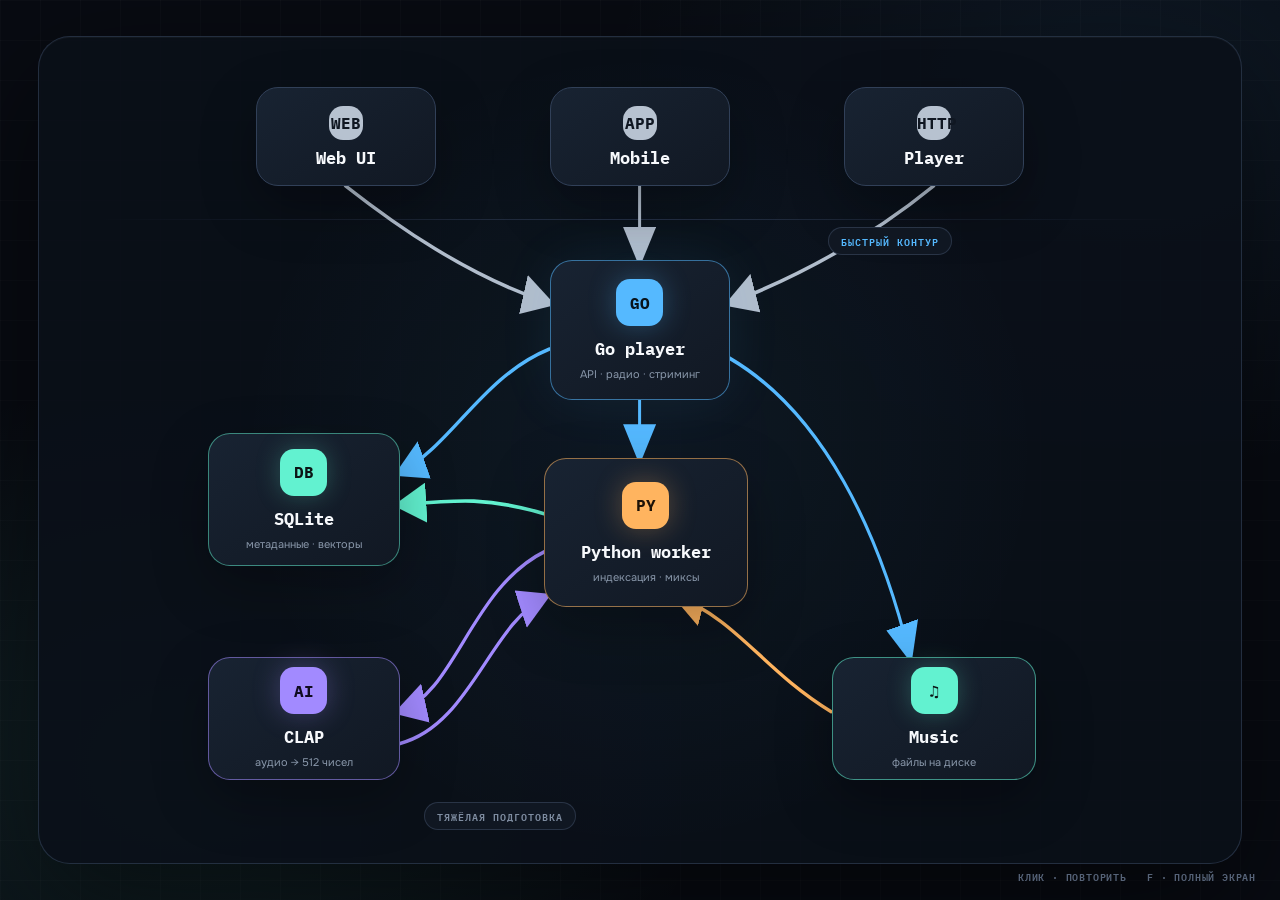
<file: docs/architecture-viz/index.html>
<!DOCTYPE html>
<html lang="ru">
<head>
  <meta charset="UTF-8">
  <meta name="viewport" content="width=device-width,initial-scale=1">
  <title>musik — архитектура</title>
  <link rel="preconnect" href="https://fonts.googleapis.com">
  <link rel="preconnect" href="https://fonts.gstatic.com" crossorigin>
  <link href="https://fonts.googleapis.com/css2?family=Onest:wght@500;600;700;800&family=IBM+Plex+Mono:wght@500;600;700&display=swap" rel="stylesheet">
  <style>
    :root {
      --bg:#080b12;
      --panel:#141d2a;
      --line:#314058;
      --ink:#f7f9fc;
      --muted:#8997aa;
      --mint:#62f2d0;
      --blue:#55b9ff;
      --orange:#ffb45f;
      --violet:#a28aff;
    }
    * { box-sizing:border-box; margin:0; padding:0; }
    html,body { width:100%; height:100%; overflow:hidden; background:var(--bg); color:var(--ink); font-family:Onest,sans-serif; }
    body {
      display:grid;
      place-items:center;
      background:
        radial-gradient(800px 600px at 15% 85%,rgba(98,242,208,.1),transparent 65%),
        radial-gradient(800px 600px at 88% 10%,rgba(85,185,255,.08),transparent 65%),
        var(--bg);
    }
    body::before {
      content:"";
      position:fixed;
      inset:0;
      background:
        linear-gradient(rgba(255,255,255,.018) 1px,transparent 1px),
        linear-gradient(90deg,rgba(255,255,255,.018) 1px,transparent 1px);
      background-size:40px 40px;
      pointer-events:none;
    }
    .stage {
      position:relative;
      width:min(94vw,1770px);
      height:min(92vh,980px);
      overflow:hidden;
      border:1px solid rgba(67,84,111,.46);
      border-radius:32px;
      background:
        radial-gradient(circle at 50% 50%,rgba(85,185,255,.055),transparent 55%),
        rgba(11,16,25,.9);
      box-shadow:0 40px 120px rgba(0,0,0,.5),inset 0 1px rgba(255,255,255,.035);
    }
    .stage::before {
      content:"";
      position:absolute;
      left:5%;
      right:5%;
      top:22%;
      height:1px;
      background:linear-gradient(90deg,transparent,#263247,transparent);
    }
    .links { position:absolute; inset:0; z-index:1; width:100%; height:100%; overflow:visible; }
    .link {
      fill:none;
      stroke:#42536d;
      stroke-width:4;
      stroke-linecap:round;
      stroke-linejoin:round;
      stroke-dasharray:900;
      stroke-dashoffset:900;
    }
    .link.prepare { stroke:var(--orange); }
    .link.model { stroke:var(--violet); }
    .link.store { stroke:var(--mint); }
    .link.runtime { stroke:var(--blue); }
    .link.client { stroke:#b1bdcc; }
    .node {
      position:absolute;
      z-index:5;
      display:grid;
      place-items:center;
      text-align:center;
      border:1px solid var(--line);
      border-radius:22px;
      background:linear-gradient(145deg,#182332,#111823);
      box-shadow:0 20px 55px rgba(0,0,0,.28);
      opacity:0;
    }
    .node b { display:block; font:700 clamp(16px,1.35vw,24px)/1.1 "IBM Plex Mono",monospace; }
    .node small { display:block; margin-top:9px; color:var(--muted); font-size:clamp(11px,.85vw,14px); }
    .icon {
      width:47px;
      height:47px;
      display:grid;
      place-items:center;
      margin:0 auto 13px;
      border-radius:14px;
      color:#0b1515;
      background:var(--mint);
      font:800 16px/1 "IBM Plex Mono",monospace;
      box-shadow:0 0 25px rgba(98,242,208,.25);
    }
    .client-node { top:6%; width:15%; height:12%; }
    .web { left:18%; }
    .mobile { left:42.5%; }
    .http { left:67%; }
    .client-node .icon { width:34px; height:34px; margin-bottom:8px; color:#101722; background:#b7c2d0; box-shadow:none; }
    .go {
      left:42.5%;
      top:27%;
      width:15%;
      height:17%;
      border-color:rgba(85,185,255,.55);
      box-shadow:0 0 55px rgba(85,185,255,.08);
    }
    .go .icon { color:#08131b; background:var(--blue); box-shadow:0 0 28px rgba(85,185,255,.3); }
    .db {
      left:14%;
      top:48%;
      width:16%;
      height:16%;
      border-color:rgba(98,242,208,.5);
    }
    .python {
      left:42%;
      top:51%;
      width:17%;
      height:18%;
      border-color:rgba(255,180,95,.55);
    }
    .python .icon { color:#1d1207; background:var(--orange); box-shadow:0 0 28px rgba(255,180,95,.3); }
    .clap {
      left:14%;
      top:75%;
      width:16%;
      height:15%;
      border-color:rgba(162,138,255,.55);
    }
    .clap .icon { color:#100b20; background:var(--violet); box-shadow:0 0 28px rgba(162,138,255,.3); }
    .music {
      left:66%;
      top:75%;
      width:17%;
      height:15%;
      border-color:rgba(98,242,208,.55);
    }
    .zone-label {
      position:absolute;
      z-index:7;
      padding:8px 12px;
      border:1px solid rgba(72,88,113,.45);
      border-radius:999px;
      color:#7f8da1;
      background:#101722;
      font:600 10px/1 "IBM Plex Mono",monospace;
      letter-spacing:.1em;
      opacity:0;
    }
    .heavy { left:32%; bottom:4%; }
    .fast { right:24%; top:23%; color:var(--blue); }
    .packet {
      position:absolute;
      z-index:9;
      width:16px;
      height:16px;
      border-radius:50%;
      background:currentColor;
      box-shadow:0 0 18px currentColor;
      opacity:0;
    }
    .packet.audio { color:var(--mint); }
    .packet.vector { color:var(--violet); }
    .packet.api { color:var(--blue); }
    .packet.meta { color:var(--orange); }
    .stage.active .music { animation:nodeIn .6s .3s both,musicBeat 2.4s 1s ease-in-out infinite,floatBlockA 6.5s 1s ease-in-out infinite alternate; }
    .stage.active .music-python { animation:draw 1s .9s forwards; }
    .stage.active .python { animation:nodeIn .6s 1.65s both,floatBlockB 7s 2.4s ease-in-out infinite alternate; }
    .stage.active .python-clap { animation:draw .9s 2.2s forwards; }
    .stage.active .clap { animation:nodeIn .55s 2.85s both,floatBlockC 6.8s 3.6s ease-in-out infinite alternate; }
    .stage.active .clap-python { animation:draw .9s 3.3s forwards; }
    .stage.active .python-db { animation:draw .9s 3.85s forwards; }
    .stage.active .db { animation:nodeIn .55s 4.5s both,floatBlockB 7.4s 5.2s ease-in-out infinite alternate; }
    .stage.active .heavy { animation:chipIn .45s 4.9s both; }
    .stage.active .go { animation:nodeIn .6s 5.25s both,goGlow 2.2s 6.2s ease-in-out infinite,floatBlockA 6.2s 6.2s ease-in-out infinite alternate; }
    .stage.active .go-db { animation:draw .8s 5.8s forwards; }
    .stage.active .go-python { animation:draw .8s 6.05s forwards; }
    .stage.active .go-music { animation:draw 1s 6.3s forwards; }
    .stage.active .fast { animation:chipIn .45s 6.75s both; }
    .stage.active .web { animation:nodeIn .5s 7.1s both,floatBlockC 7s 7.8s ease-in-out infinite alternate; }
    .stage.active .mobile { animation:nodeIn .5s 7.3s both,floatBlockA 6.6s 8s ease-in-out infinite alternate; }
    .stage.active .http { animation:nodeIn .5s 7.5s both,floatBlockB 7.3s 8.2s ease-in-out infinite alternate; }
    .stage.active .client-web { animation:draw .75s 7.8s forwards; }
    .stage.active .client-mobile { animation:draw .75s 8s forwards; }
    .stage.active .client-http { animation:draw .75s 8.2s forwards; }
    .replay {
      position:fixed;
      right:24px;
      bottom:19px;
      color:#566378;
      font:600 10px/1 "IBM Plex Mono",monospace;
      letter-spacing:.08em;
      user-select:none;
    }
    @keyframes nodeIn {
      from { opacity:0; transform:translateY(25px) scale(.76); filter:blur(8px); }
      to { opacity:1; transform:none; filter:none; }
    }
    @keyframes draw { to { stroke-dashoffset:0; } }
    @keyframes chipIn { from { opacity:0; transform:translateY(12px) scale(.9); } to { opacity:1; transform:none; } }
    @keyframes musicBeat {
      0%,100% { box-shadow:0 0 0 rgba(98,242,208,0); }
      50% { box-shadow:0 0 45px rgba(98,242,208,.2); }
    }
    @keyframes goGlow {
      0%,100% { box-shadow:0 0 20px rgba(85,185,255,.05); }
      50% { box-shadow:0 0 60px rgba(85,185,255,.25); }
    }
    @keyframes floatBlockA {
      from { transform:translate(-5px,7px) rotate(-.25deg); }
      to { transform:translate(7px,-8px) rotate(.3deg); }
    }
    @keyframes floatBlockB {
      from { transform:translate(6px,-5px) rotate(.3deg); }
      to { transform:translate(-7px,8px) rotate(-.25deg); }
    }
    @keyframes floatBlockC {
      from { transform:translate(-4px,-7px) rotate(.2deg); }
      to { transform:translate(8px,6px) rotate(-.3deg); }
    }
    @keyframes audioFlow {
      0% { left:73%; top:78%; opacity:0; }
      18% { opacity:1; }
      48% { left:56%; top:59%; opacity:1; }
      72% { left:52%; top:40%; opacity:1; }
      100% { left:72%; top:12%; opacity:0; }
    }
    @keyframes vectorFlow {
      0% { left:25%; top:79%; opacity:0; }
      18% { opacity:1; }
      50% { left:43%; top:59%; opacity:1; }
      100% { left:25%; top:54%; opacity:0; }
    }
    @keyframes metaFlow {
      0% { left:50%; top:59%; opacity:0; }
      20% { opacity:1; }
      100% { left:25%; top:54%; opacity:0; }
    }
    @keyframes apiFlow {
      0% { left:50%; top:34%; opacity:0; }
      20% { opacity:1; }
      55% { left:50%; top:13%; opacity:1; }
      100% { left:26%; top:12%; opacity:0; }
    }
    @media (max-width:900px) {
      .node small,.zone-label { display:none; }
      .node { border-radius:14px; }
      .icon { width:32px; height:32px; margin-bottom:7px; font-size:11px; }
    }
    @media (prefers-reduced-motion:reduce) {
      *,*::before,*::after { animation-duration:.001ms !important; animation-iteration-count:1 !important; }
    }
  </style>
</head>
<body>
  <div class="stage active" id="stage">
    <svg class="links" viewBox="0 0 1600 900" preserveAspectRatio="none" aria-hidden="true">
      <defs>
        <marker id="mintArrow" markerWidth="11" markerHeight="11" refX="9" refY="5.5" orient="auto"><path d="M0 0 11 5.5 0 11z" fill="#62f2d0"/></marker>
        <marker id="blueArrow" markerWidth="11" markerHeight="11" refX="9" refY="5.5" orient="auto"><path d="M0 0 11 5.5 0 11z" fill="#55b9ff"/></marker>
        <marker id="orangeArrow" markerWidth="11" markerHeight="11" refX="9" refY="5.5" orient="auto"><path d="M0 0 11 5.5 0 11z" fill="#ffb45f"/></marker>
        <marker id="violetArrow" markerWidth="11" markerHeight="11" refX="9" refY="5.5" orient="auto"><path d="M0 0 11 5.5 0 11z" fill="#a28aff"/></marker>
        <marker id="grayArrow" markerWidth="11" markerHeight="11" refX="9" refY="5.5" orient="auto"><path d="M0 0 11 5.5 0 11z" fill="#b1bdcc"/></marker>
      </defs>
      <path class="link prepare music-python" d="M1055 735C965 690 930 635 850 610" marker-end="url(#orangeArrow)"/>
      <path class="link model python-clap" d="M675 560C575 600 555 715 480 735" marker-end="url(#violetArrow)"/>
      <path class="link model clap-python" d="M480 770C575 750 600 640 675 610" marker-end="url(#violetArrow)"/>
      <path class="link store python-db" d="M675 520C595 500 550 505 480 510" marker-end="url(#mintArrow)"/>
      <path class="link runtime go-db" d="M680 340C590 370 550 445 480 475" marker-end="url(#blueArrow)"/>
      <path class="link runtime go-python" d="M800 396V458" marker-end="url(#blueArrow)"/>
      <path class="link runtime go-music" d="M920 350C1045 410 1120 540 1160 675" marker-end="url(#blueArrow)"/>
      <path class="link client client-web" d="M408 162C475 205 570 260 680 290" marker-end="url(#grayArrow)"/>
      <path class="link client client-mobile" d="M800 162V243" marker-end="url(#grayArrow)"/>
      <path class="link client client-http" d="M1192 162C1120 210 1030 255 920 290" marker-end="url(#grayArrow)"/>
    </svg>

    <div class="node client-node web"><div><div class="icon">WEB</div><b>Web UI</b></div></div>
    <div class="node client-node mobile"><div><div class="icon">APP</div><b>Mobile</b></div></div>
    <div class="node client-node http"><div><div class="icon">HTTP</div><b>Player</b></div></div>

    <div class="node go"><div><div class="icon">GO</div><b>Go player</b><small>API · радио · стриминг</small></div></div>
    <div class="node db"><div><div class="icon">DB</div><b>SQLite</b><small>метаданные · векторы</small></div></div>
    <div class="node python"><div><div class="icon">PY</div><b>Python worker</b><small>индексация · миксы</small></div></div>
    <div class="node clap"><div><div class="icon">AI</div><b>CLAP</b><small>аудио → 512 чисел</small></div></div>
    <div class="node music"><div><div class="icon">♫</div><b>Music</b><small>файлы на диске</small></div></div>

    <span class="zone-label heavy">ТЯЖЁЛАЯ ПОДГОТОВКА</span>
    <span class="zone-label fast">БЫСТРЫЙ КОНТУР</span>
  </div>
  <div class="replay">КЛИК · ПОВТОРИТЬ &nbsp; F · ПОЛНЫЙ ЭКРАН</div>

  <script>
    const stage = document.getElementById("stage");
    function replay() {
      stage.classList.remove("active");
      void stage.offsetWidth;
      stage.classList.add("active");
    }
    stage.addEventListener("click", replay);
    addEventListener("keydown", event => {
      if (event.key === " " || event.key.toLowerCase() === "r") {
        event.preventDefault();
        replay();
      } else if (event.key.toLowerCase() === "f") {
        document.fullscreenElement ? document.exitFullscreen() : document.documentElement.requestFullscreen();
      }
    });
  </script>
</body>
</html>
</file>
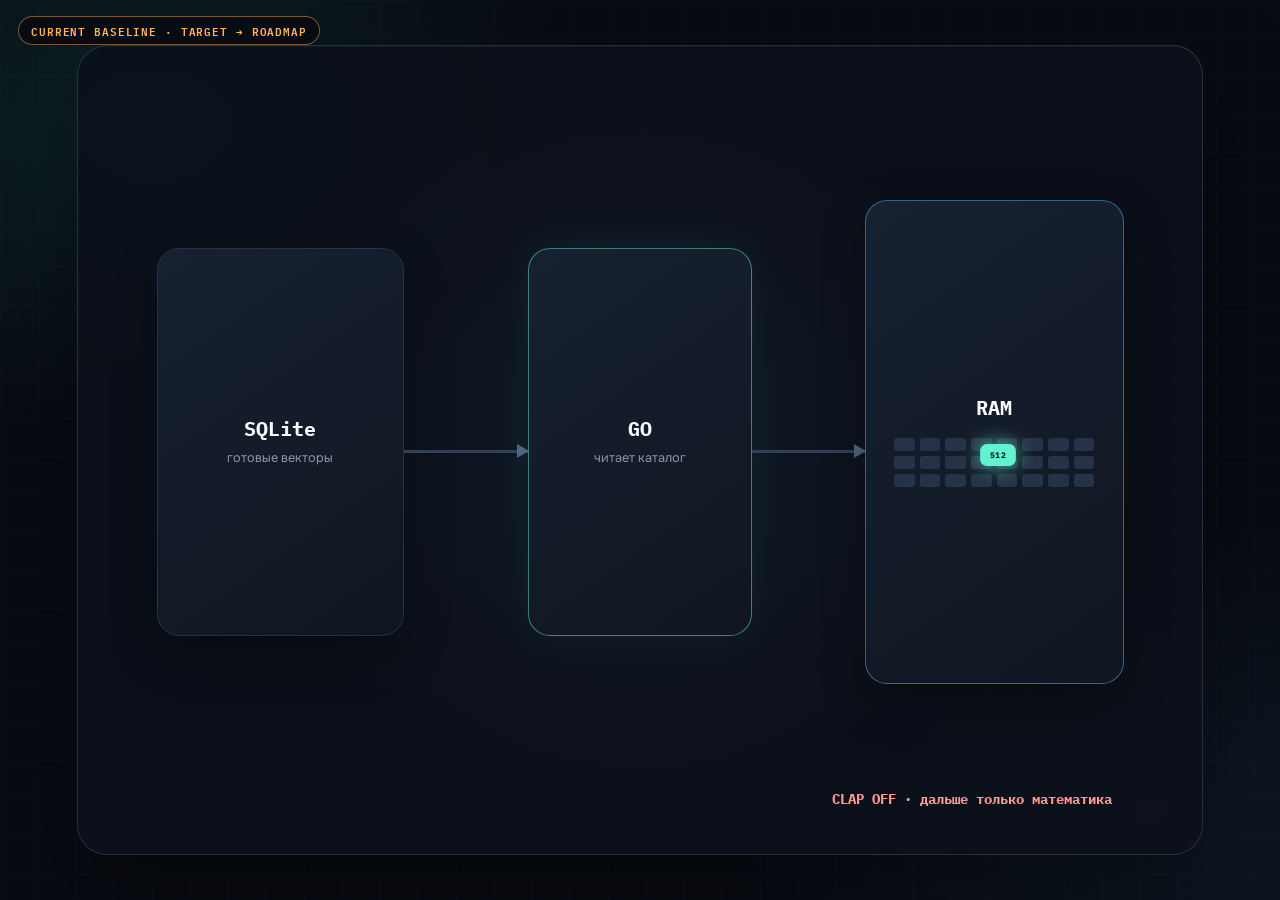
<file: docs/recommendation-viz/index.html>
<!DOCTYPE html>
<html lang="ru">
<head>
  <meta charset="UTF-8" />
  <meta name="viewport" content="width=device-width, initial-scale=1" />
  <title>musik — живые анимации рекомендаций</title>
  <link rel="preconnect" href="https://fonts.googleapis.com">
  <link rel="preconnect" href="https://fonts.gstatic.com" crossorigin>
  <link href="https://fonts.googleapis.com/css2?family=Onest:wght@500;600;700;800&family=Unbounded:wght@600;700&family=IBM+Plex+Mono:wght@500;600;700&display=swap" rel="stylesheet">
  <style>
    :root {
      --bg:#080b12;
      --panel:#111824;
      --line:#263247;
      --ink:#f7f9fc;
      --muted:#8996aa;
      --mint:#62f2d0;
      --blue:#55b9ff;
      --orange:#ffb45f;
      --red:#ff6f68;
      --violet:#9e84ff;
    }
    * { box-sizing:border-box; margin:0; padding:0; }
    html,body { width:100%; height:100%; overflow:hidden; background:var(--bg); color:var(--ink); font-family:Onest,sans-serif; }
    body::before {
      content:"";
      position:fixed;
      inset:0;
      background:
        linear-gradient(rgba(255,255,255,.018) 1px,transparent 1px),
        linear-gradient(90deg,rgba(255,255,255,.018) 1px,transparent 1px);
      background-size:38px 38px;
      pointer-events:none;
    }
    .deck { position:relative; width:100%; height:100%; }
    .baseline-note {
      position:fixed; z-index:100; top:16px; left:18px; padding:8px 12px;
      border:1px solid rgba(255,180,95,.45); border-radius:999px;
      background:rgba(8,11,18,.9); color:var(--orange);
      font:600 11px/1 "IBM Plex Mono",monospace; letter-spacing:.08em;
      text-decoration:none;
    }
    .slide {
      position:absolute;
      inset:0;
      display:none;
      padding:clamp(42px,5vw,82px) clamp(44px,6vw,112px) 72px;
      overflow:hidden;
      background:
        radial-gradient(700px 500px at 12% 14%,rgba(44,191,170,.13),transparent 65%),
        radial-gradient(700px 500px at 90% 90%,rgba(85,185,255,.08),transparent 65%);
    }
    .slide.active { display:block; animation:slideIn .45s cubic-bezier(.16,1,.3,1) both; }
    .slide.leaving { display:block; pointer-events:none; animation:slideOut .45s ease both; }
    .eyebrow {
      color:var(--mint);
      font:600 clamp(11px,.9vw,14px)/1 "IBM Plex Mono",monospace;
      letter-spacing:.15em;
      text-transform:uppercase;
      margin-bottom:14px;
      opacity:0;
    }
    h1 {
      position:relative;
      z-index:5;
      max-width:22ch;
      font:700 clamp(31px,3.35vw,58px)/1.05 Unbounded,sans-serif;
      letter-spacing:-.035em;
      opacity:0;
    }
    .scene {
      position:absolute;
      left:clamp(44px,6vw,112px);
      right:clamp(44px,6vw,112px);
      top:clamp(190px,24vh,250px);
      bottom:76px;
      overflow:hidden;
      border:1px solid rgba(75,91,117,.42);
      border-radius:30px;
      background:
        radial-gradient(circle at 50% 50%,rgba(85,185,255,.05),transparent 54%),
        rgba(12,17,27,.86);
      box-shadow:0 35px 100px rgba(0,0,0,.42),inset 0 1px rgba(255,255,255,.035);
      opacity:0;
    }
    .slide.active .eyebrow { animation:popRight .45s .05s both; }
    .slide.active h1 { animation:titleUp .65s .12s cubic-bezier(.16,1,.3,1) both; }
    .slide.active .scene { animation:sceneUp .65s .28s cubic-bezier(.16,1,.3,1) both; }
    .node {
      position:absolute;
      display:grid;
      place-items:center;
      text-align:center;
      border:1px solid var(--line);
      border-radius:22px;
      background:linear-gradient(145deg,#172131,#101620);
      box-shadow:0 18px 45px rgba(0,0,0,.28);
    }
    .node b { display:block; font:700 clamp(19px,1.6vw,28px)/1.1 "IBM Plex Mono",monospace; }
    .node small { display:block; margin-top:9px; color:var(--muted); font-size:clamp(12px,1vw,16px); }
    .node.mint { border-color:rgba(98,242,208,.48); box-shadow:0 0 45px rgba(98,242,208,.07); }
    .node.blue { border-color:rgba(85,185,255,.48); }
    .node.orange { border-color:rgba(255,180,95,.45); }
    .packet {
      position:absolute;
      z-index:6;
      width:42px;
      height:26px;
      display:grid;
      place-items:center;
      border-radius:8px;
      color:#07130f;
      background:var(--mint);
      font:700 10px/1 "IBM Plex Mono",monospace;
      box-shadow:0 0 24px rgba(98,242,208,.7);
      opacity:0;
    }
    .mini-label {
      position:absolute;
      z-index:8;
      padding:9px 13px;
      border:1px solid var(--line);
      border-radius:999px;
      color:#c4cedc;
      background:#121a26;
      font:600 12px/1 "IBM Plex Mono",monospace;
      white-space:nowrap;
    }
    .draw-arrow {
      position:absolute;
      z-index:4;
      height:3px;
      border-radius:3px;
      background:linear-gradient(90deg,#34445d,var(--mint));
      transform:scaleX(0);
      transform-origin:left center;
      opacity:0;
    }
    .draw-arrow::after {
      content:"";
      position:absolute;
      right:-1px;
      top:-6px;
      border-left:13px solid var(--mint);
      border-top:7px solid transparent;
      border-bottom:7px solid transparent;
    }
    .hud {
      position:fixed;
      z-index:50;
      left:22px;
      right:22px;
      bottom:16px;
      display:flex;
      justify-content:space-between;
      color:#69758a;
      font:600 12px/1 "IBM Plex Mono",monospace;
      pointer-events:none;
    }
    .hud b { color:#d8dfe9; }
    body[data-auto="on"] .controls { color:var(--mint); }
    .eyebrow,h1,.hud { display:none !important; }
    .scene {
      top:clamp(32px,5vh,56px);
      bottom:clamp(32px,5vh,56px);
    }

    /* 1 — boot */
    .boot .disk { left:7%; top:25%; width:22%; height:48%; }
    .boot .go { left:40%; top:25%; width:20%; height:48%; }
    .boot .ram { right:7%; top:19%; width:23%; height:60%; }
    .boot .ram > div { width:100%; }
    .boot .rail { position:absolute; top:50%; height:3px; background:#304059; transform-origin:left; }
    .boot .rail.one { left:29%; width:11%; }
    .boot .rail.two { left:60%; width:10%; }
    .boot .rail::after { content:""; position:absolute; right:-1px; top:-6px; border-left:12px solid #4e6482; border-top:7px solid transparent; border-bottom:7px solid transparent; }
    .ram-cells { display:grid; grid-template-columns:repeat(8,1fr); gap:5px; width:78%; margin:18px auto 0; }
    .ram-cells i { height:13px; border-radius:3px; background:#263247; }
    .off-badge { position:absolute; right:8%; bottom:6%; color:#ff9b94; opacity:0; font:700 14px/1 "IBM Plex Mono",monospace; }
    .slide.active .boot .node { animation:nodePop .55s both; }
    .slide.active .boot .disk { animation-delay:.45s; }
    .slide.active .boot .go { animation-delay:1.05s; }
    .slide.active .boot .ram { animation-delay:2.1s; }
    .slide.active .boot .rail.one { animation:growX .45s .85s both; }
    .slide.active .boot .rail.two { animation:growX .45s 1.75s both; }
    .slide.active .boot .packet { animation:loadPacket 2.3s 1.15s cubic-bezier(.45,0,.2,1) forwards; }
    .slide.active .boot .ram-cells i { animation:cellWake 1.4s 2.5s ease-in-out infinite alternate; }
    .slide.active .boot .ram-cells i:nth-child(2n) { animation-delay:2.7s; }
    .slide.active .boot .ram-cells i:nth-child(3n) { animation-delay:2.9s; }
    .slide.active .boot .off-badge { animation:popUp .5s 3.45s both; }

    /* 2 — stream */
    .stream .browser { left:6%; top:18%; width:19%; height:27%; }
    .stream .phone { left:6%; bottom:18%; width:19%; height:27%; }
    .stream .gate { left:39%; top:20%; width:22%; height:60%; }
    .stream .files { right:6%; top:24%; width:20%; height:52%; }
    .stream .from-client { left:25%; top:49%; width:14%; }
    .stream .to-files { left:61%; top:49%; width:13%; }
    .lock {
      width:84px;
      height:84px;
      display:grid;
      place-items:center;
      margin-top:15px;
      border:2px solid var(--mint);
      border-radius:50%;
      color:var(--mint);
      font:700 12px/1 "IBM Plex Mono",monospace;
    }
    .wave-return { position:absolute; z-index:3; left:23%; right:24%; top:48%; width:53%; height:80px; overflow:visible; }
    .wave-return path { fill:none; stroke:var(--blue); stroke-width:4; stroke-linecap:round; stroke-dasharray:12 13; opacity:.8; }
    .slide.active .stream .browser { animation:nodePop .45s .45s both; }
    .slide.active .stream .phone { animation:nodePop .45s .65s both; }
    .slide.active .stream .from-client { animation:drawArrow .5s .9s forwards; }
    .slide.active .stream .gate { animation:nodePop .5s 1.35s both; }
    .slide.active .stream .lock { animation:lockBeat 1.1s 1.75s ease-in-out 2; }
    .slide.active .stream .to-files { animation:drawArrow .5s 2.15s forwards; }
    .slide.active .stream .files { animation:nodePop .5s 2.6s both; }
    .slide.active .stream .request { animation:requestAcross 2.2s 1s ease-in-out 2; }
    .slide.active .stream .wave-return path { stroke-dasharray:900; stroke-dashoffset:900; animation:drawStroke 1s 3.05s ease-out forwards,waveFlow 1s 4.05s linear infinite; }

    /* 3 — feedback */
    .feedback .map { position:absolute; inset:6%; border-radius:24px; background:radial-gradient(circle at 50% 50%,rgba(98,242,208,.08),transparent 50%); }
    .feedback .axis-x,.feedback .axis-y { position:absolute; background:#243149; }
    .feedback .axis-x { left:5%; right:5%; top:50%; height:1px; }
    .feedback .axis-y { top:5%; bottom:5%; left:50%; width:1px; }
    .feedback .track { position:absolute; width:18px; height:18px; border-radius:50%; box-shadow:0 0 22px currentColor; }
    .feedback .track.good { left:72%; top:22%; color:var(--mint); background:currentColor; }
    .feedback .track.bad { left:24%; top:70%; color:var(--red); background:currentColor; }
    .feedback .taste { position:absolute; z-index:5; left:46%; top:54%; width:32px; height:32px; margin:-16px; border:6px solid white; border-radius:50%; box-shadow:0 0 0 10px rgba(255,255,255,.08),0 0 28px rgba(255,255,255,.45); }
    .feedback .taste::after { content:"ВКУС"; position:absolute; left:42px; top:7px; color:#e8edf4; font:700 12px/1 "IBM Plex Mono",monospace; }
    .feedback .feed-one { left:19%; top:19%; width:25%; transform:rotate(20deg) scaleX(0); }
    .feedback .feed-two { left:19%; top:48%; width:25%; }
    .feedback .feed-three { left:19%; top:76%; width:27%; transform:rotate(-20deg) scaleX(0); }
    .event {
      position:absolute;
      z-index:9;
      min-width:150px;
      padding:15px 18px;
      border:1px solid var(--line);
      border-radius:14px;
      background:#151e2b;
      font:700 14px/1 "IBM Plex Mono",monospace;
      opacity:0;
    }
    .event em { display:block; margin-top:7px; color:var(--muted); font:500 12px/1 Onest,sans-serif; }
    .event.like { left:5%; top:9%; color:var(--mint); }
    .event.skip { left:5%; top:39%; color:var(--red); }
    .event.finish { left:5%; top:69%; color:var(--blue); }
    .feedback .map,.feedback .track,.feedback .taste { opacity:0; }
    .slide.active .feedback .map { animation:sceneUp .5s .4s both; }
    .slide.active .feedback .track.good { animation:nodePop .4s .8s both,trackPulse 1.5s 2s ease-in-out infinite; }
    .slide.active .feedback .track.bad { animation:nodePop .4s 1s both,trackPulse 1.5s 2.2s ease-in-out infinite; }
    .slide.active .feedback .taste { animation:nodePop .45s 1.2s both,tasteJourney 6s 2s cubic-bezier(.45,0,.2,1) infinite; }
    .slide.active .feedback .event.like { animation:eventStay .45s 1.75s forwards; }
    .slide.active .feedback .feed-one { animation:drawArrowRotated .55s 2.15s forwards; }
    .slide.active .feedback .event.skip { animation:eventStay .45s 2.7s forwards; }
    .slide.active .feedback .feed-two { animation:drawArrow .55s 3.1s forwards; }
    .slide.active .feedback .event.finish { animation:eventStay .45s 3.65s forwards; }
    .slide.active .feedback .feed-three { animation:drawArrowRotatedBack .55s 4.05s forwards; }

    /* 4 — memory */
    .memory .belt { position:absolute; left:5%; right:5%; top:54%; height:5px; border-radius:4px; background:linear-gradient(90deg,#273247,#314a57,var(--mint)); transform-origin:right; opacity:0; }
    .memory .belt::before { content:""; position:absolute; left:-2px; top:-7px; border-right:14px solid #586880; border-top:8px solid transparent; border-bottom:8px solid transparent; }
    .memory .belt::after { content:""; position:absolute; inset:-10px 0; background:repeating-linear-gradient(90deg,transparent 0 50px,rgba(255,255,255,.06) 51px 53px); }
    .memory-token {
      position:absolute;
      top:42%;
      width:88px;
      height:88px;
      display:grid;
      place-items:center;
      border:1px solid #37445a;
      border-radius:20px;
      background:#17202d;
      color:#a5afbd;
      font:700 13px/1 "IBM Plex Mono",monospace;
      opacity:0;
    }
    .memory-token.new { color:#071510; border-color:var(--mint); background:var(--mint); box-shadow:0 0 30px rgba(98,242,208,.42); }
    .memory-token:nth-of-type(2) { --target:8%; }
    .memory-token:nth-of-type(3) { --target:24%; }
    .memory-token:nth-of-type(4) { --target:40%; }
    .memory-token:nth-of-type(5) { --target:56%; }
    .memory-token:nth-of-type(6) { --target:72%; }
    .memory .weight { position:absolute; bottom:8%; color:#8490a3; font:600 12px/1 "IBM Plex Mono",monospace; }
    .memory .weight.old { left:8%; }
    .memory .weight.fresh { right:8%; color:var(--mint); }
    .memory .weight { opacity:0; }
    .slide.active .memory .belt { animation:growXReverse .75s .45s forwards; }
    .slide.active .memory-token:nth-of-type(2) { animation:memoryEnter 1.3s .95s forwards; }
    .slide.active .memory-token:nth-of-type(3) { animation:memoryEnter 1.3s 1.45s forwards; }
    .slide.active .memory-token:nth-of-type(4) { animation:memoryEnter 1.3s 1.95s forwards; }
    .slide.active .memory-token:nth-of-type(5) { animation:memoryEnter 1.3s 2.45s forwards; }
    .slide.active .memory-token:nth-of-type(6) { animation:memoryEnter 1.3s 2.95s forwards; }
    .slide.active .memory .weight.old { animation:popUp .4s 3.45s both; }
    .slide.active .memory .weight.fresh { animation:popUp .4s 3.7s both; }
    .slide.active .memory .belt::after { animation:beltMove 1.1s 1s linear infinite; }

    /* 5 — context */
    .context .clock { position:absolute; left:6%; top:13%; width:270px; height:270px; border:2px solid #34435a; border-radius:50%; background:#101722; }
    .context .clock::before { content:""; position:absolute; inset:49%; border-radius:50%; background:white; box-shadow:0 0 12px white; }
    .clock-hand { position:absolute; left:50%; top:50%; width:34%; height:4px; border-radius:3px; background:var(--orange); transform-origin:left center; }
    .clock-word { position:absolute; color:#718096; font:600 11px/1 "IBM Plex Mono",monospace; }
    .clock-word.morning { left:42%; top:8%; }
    .clock-word.day { right:6%; top:48%; }
    .clock-word.evening { left:37%; bottom:7%; color:var(--orange); }
    .clock-word.night { left:5%; top:48%; }
    .mixer { position:absolute; left:39%; top:17%; width:30%; height:66%; }
    .mix-channel { position:relative; height:80px; margin:28px 0; border-radius:16px; overflow:hidden; background:#192332; color:#dce3ec; font:700 17px/80px "IBM Plex Mono",monospace; text-align:center; }
    .mix-channel::before { content:""; position:absolute; inset:0 auto 0 0; z-index:-1; transform-origin:left; }
    .mix-channel.global::before { width:70%; background:linear-gradient(90deg,#22655e,var(--mint)); }
    .mix-channel.hour::before { width:30%; background:linear-gradient(90deg,#8b5829,var(--orange)); }
    .transition { position:absolute; right:5%; top:27%; width:23%; height:46%; display:flex; align-items:center; justify-content:center; gap:20px; }
    .transition .song { width:88px; height:88px; display:grid; place-items:center; border:2px solid #3a4860; border-radius:50%; font:700 27px/1 "IBM Plex Mono",monospace; background:#141d29; }
    .transition .song:last-child { color:var(--mint); border-color:var(--mint); }
    .transition .link { position:relative; width:100px; height:4px; background:#40506a; }
    .transition .link i { position:absolute; top:-5px; width:14px; height:14px; border-radius:50%; background:var(--mint); box-shadow:0 0 15px rgba(98,242,208,.8); }
    .bonus { position:absolute; right:8%; bottom:17%; color:var(--mint); font:700 13px/1 "IBM Plex Mono",monospace; opacity:0; }
    .context .clock,.context .mixer,.context .transition { opacity:0; }
    .context .clock-to-mix { left:25%; top:49%; width:14%; }
    .context .mix-to-transition { left:68%; top:49%; width:9%; }
    .slide.active .context .clock { animation:nodePop .5s .4s both; }
    .slide.active .clock-hand { animation:clockSpin 6s .8s linear infinite; }
    .slide.active .context .clock-to-mix { animation:drawArrow .5s .95s forwards; }
    .slide.active .context .mixer { animation:nodePop .5s 1.4s both; }
    .slide.active .mix-channel.global::before { animation:growX .7s 1.8s both; }
    .slide.active .mix-channel.hour::before { animation:growX .7s 2.25s both; }
    .slide.active .context .mix-to-transition { animation:drawArrow .5s 2.75s forwards; }
    .slide.active .context .transition { animation:nodePop .5s 3.2s both; }
    .slide.active .transition .link { animation:growX .5s 3.55s both; }
    .slide.active .transition .link i { animation:transitionDot 1.5s 3.8s ease-in-out infinite; }
    .slide.active .bonus { animation:popUp .45s 4.05s both; }

    /* 6 — score */
    .score .pool { position:absolute; left:4%; top:8%; bottom:8%; width:28%; display:grid; gap:12px; align-content:center; }
    .candidate { position:relative; padding:18px; border:1px solid #334056; border-radius:15px; background:#151e2b; font:700 14px/1 "IBM Plex Mono",monospace; }
    .candidate span { position:absolute; right:15px; color:var(--mint); }
    .score .machine { left:40%; top:16%; width:23%; height:68%; }
    .gear { width:110px; height:110px; display:grid; place-items:center; margin:20px auto; border:10px dashed #446078; border-radius:50%; color:var(--mint); font:700 15px/1 "IBM Plex Mono",monospace; }
    .signal-bars { width:80%; display:grid; gap:7px; }
    .signal-bars i { height:9px; border-radius:5px; background:linear-gradient(90deg,var(--blue),var(--mint)); transform-origin:left; }
    .score .queue { position:absolute; right:4%; top:9%; bottom:9%; width:26%; display:grid; gap:11px; align-content:center; }
    .score .into-machine { left:32%; top:50%; width:8%; }
    .score .into-queue { left:63%; top:50%; width:7%; }
    .queue-item { padding:17px 19px; border-radius:14px; color:#aab5c5; background:#18212e; border:1px solid transparent; opacity:0; }
    .queue-item.top { color:var(--mint); border-color:rgba(98,242,208,.42); }
    .queue-item.explore { color:var(--orange); border-color:rgba(255,180,95,.42); }
    .score .candidate,.score .machine { opacity:0; }
    .slide.active .score .candidate:nth-child(1) { animation:nodePop .4s .4s both; }
    .slide.active .score .candidate:nth-child(2) { animation:nodePop .4s .65s both; }
    .slide.active .score .candidate:nth-child(3) { animation:nodePop .4s .9s both; }
    .slide.active .score .into-machine { animation:drawArrow .5s 1.25s forwards; }
    .slide.active .score .machine { animation:nodePop .5s 1.7s both; }
    .slide.active .score .gear { animation:gearTurn 3s 2s linear infinite; }
    .slide.active .score .signal-bars i { animation:scoreBar .75s 2.05s both; }
    .slide.active .score .signal-bars i:nth-child(2) { animation-delay:2.25s; }
    .slide.active .score .signal-bars i:nth-child(3) { animation-delay:2.45s; }
    .slide.active .score .into-queue { animation:drawArrow .5s 2.75s forwards; }
    .slide.active .score .queue-item:nth-child(1) { animation:queuePop .45s 3.2s forwards; }
    .slide.active .score .queue-item:nth-child(2) { animation:queuePop .45s 3.4s forwards; }
    .slide.active .score .queue-item:nth-child(3) { animation:queuePop .45s 3.6s forwards; }
    .slide.active .score .queue-item:nth-child(4) { animation:queuePop .45s 3.8s forwards; }

    /* 7 — explore */
    .explore .zone { position:absolute; left:7%; top:8%; width:56%; height:82%; border:2px dashed rgba(98,242,208,.35); border-radius:50%; background:radial-gradient(circle,rgba(98,242,208,.11),transparent 65%); }
    .orbit { position:absolute; left:50%; top:50%; border:1px solid rgba(98,242,208,.15); border-radius:50%; transform:translate(-50%,-50%); }
    .orbit.one { width:180px; height:180px; }
    .orbit.two { width:330px; height:330px; }
    .orbiter { position:absolute; left:50%; top:50%; width:16px; height:16px; margin:-8px; border-radius:50%; background:var(--mint); box-shadow:0 0 18px rgba(98,242,208,.7); }
    .probe-line { position:absolute; left:51%; top:49%; width:34%; height:4px; transform:rotate(-15deg); transform-origin:left; background:linear-gradient(90deg,var(--mint),var(--orange)); }
    .probe-line::after { content:""; position:absolute; right:-1px; top:-6px; border-left:13px solid var(--orange); border-top:7px solid transparent; border-bottom:7px solid transparent; }
    .probe { position:absolute; left:82%; top:31%; width:25px; height:25px; margin:-12px; border:5px solid var(--orange); border-radius:50%; box-shadow:0 0 26px rgba(255,180,95,.75); }
    .explore .cold { right:6%; bottom:10%; color:var(--orange); }
    .explore .known { left:17%; bottom:11%; color:var(--mint); }
    .explore .zone,.explore .probe,.explore .mini-label { opacity:0; }
    .slide.active .explore .zone { animation:nodePop .55s .45s both; }
    .slide.active .explore .known { animation:popUp .4s .9s both; }
    .slide.active .explore .orbit.one .orbiter { animation:orbitOne 4s 1s linear infinite; }
    .slide.active .explore .orbit.two .orbiter { animation:orbitTwo 6s 1s linear infinite reverse; }
    .slide.active .explore .probe-line { animation:growX 1s 1.35s both; }
    .slide.active .explore .probe { animation:probeArrive 1s 2.15s both,trackPulse 1.5s 3.15s ease-in-out infinite; }
    .slide.active .explore .cold { animation:popUp .45s 2.75s both; }

    /* 8 — products */
    .products .python { left:5%; top:20%; width:20%; height:60%; }
    .products .conveyor { position:absolute; left:27%; right:31%; top:48%; height:8px; border-radius:5px; background:#344258; }
    .products .conveyor::before { content:""; position:absolute; right:-2px; top:-7px; border-left:15px solid #536983; border-top:11px solid transparent; border-bottom:11px solid transparent; }
    .products .conveyor::after { content:""; position:absolute; inset:-12px 0; background:repeating-linear-gradient(90deg,transparent 0 45px,rgba(255,255,255,.08) 46px 49px); }
    .playlist { position:absolute; z-index:5; top:35%; width:110px; height:105px; padding:15px; border:1px solid rgba(255,180,95,.48); border-radius:15px; background:#211b17; color:var(--orange); font:700 12px/1.2 "IBM Plex Mono",monospace; opacity:0; }
    .playlist i { display:block; height:7px; margin-top:9px; border-radius:4px; background:#60452c; }
    .products .go-out { right:5%; top:13%; width:22%; height:34%; }
    .products .share { right:5%; bottom:13%; width:22%; height:30%; }
    .shield { display:inline-grid; place-items:center; width:45px; height:45px; margin-top:12px; border:2px solid var(--mint); border-radius:50% 50% 55% 55%; color:var(--mint); font:700 10px/1 "IBM Plex Mono",monospace; }
    .products .python,.products .go-out,.products .share,.products .conveyor { opacity:0; }
    .slide.active .products .python { animation:nodePop .5s .4s both; }
    .slide.active .products .conveyor { animation:drawArrow .65s .9s forwards; }
    .slide.active .products .go-out { animation:nodePop .5s 2.45s both; }
    .slide.active .products .share { animation:nodePop .5s 3s both; }
    .slide.active .products .playlist { animation:playlistRide 2.1s 1.15s linear forwards; }
    .slide.active .products .playlist + .playlist { animation-delay:1.55s; }
    .slide.active .products .conveyor::after { animation:beltMove 1s 1.1s linear infinite; }
    .slide.active .products .shield { animation:lockBeat 1.3s 3.45s ease-in-out infinite; }

    /* 9 — boundary */
    .boundary .outside { position:absolute; left:5%; top:12%; bottom:12%; width:23%; display:grid; gap:18px; align-content:center; }
    .boundary .wall { position:absolute; left:36%; top:5%; bottom:5%; width:7px; border-radius:5px; background:linear-gradient(var(--mint),var(--blue)); box-shadow:0 0 30px rgba(98,242,208,.24); }
    .boundary .gate { left:31%; top:32%; width:18%; height:36%; z-index:5; }
    .boundary .inside { position:absolute; right:5%; top:10%; bottom:10%; width:42%; padding:25px; border:1px dashed #3b4960; border-radius:24px; }
    .boundary .to-gate { left:28%; top:50%; width:4%; }
    .boundary .to-inside { left:49%; top:50%; width:6%; }
    .inside-title { color:#778499; font:600 11px/1 "IBM Plex Mono",monospace; letter-spacing:.13em; }
    .boundary .worker { left:8%; top:23%; width:38%; height:55%; }
    .boundary .clap { right:8%; top:23%; width:38%; height:55%; }
    .backstage { position:absolute; inset:0; display:grid; place-items:center; color:#8692a5; background:repeating-linear-gradient(90deg,rgba(15,21,31,.97) 0 45px,rgba(9,13,20,.97) 45px 90px); font:700 18px/1 "IBM Plex Mono",monospace; transform-origin:top; }
    .request-dot { position:absolute; z-index:10; left:23%; top:48%; width:17px; height:17px; border-radius:50%; background:var(--mint); box-shadow:0 0 20px rgba(98,242,208,.8); }
    .slide.active .boundary .outside .node:nth-child(1) { animation:nodePop .45s .4s both; }
    .slide.active .boundary .outside .node:nth-child(2) { animation:nodePop .45s .65s both; }
    .slide.active .boundary .to-gate { animation:drawArrow .4s 1s forwards; }
    .slide.active .boundary .wall { animation:growY .65s 1.2s both; }
    .slide.active .boundary .gate { animation:nodePop .5s 1.55s both,gateGlow 1.8s 2s ease-in-out infinite; }
    .slide.active .boundary .to-inside { animation:drawArrow .4s 2.05s forwards; }
    .slide.active .boundary .inside { animation:nodePop .5s 2.4s both; }
    .slide.active .boundary .request-dot { animation:gateRequest 2s 1.15s ease-in-out 2; }
    .slide.active .boundary .backstage { animation:curtainOpen .9s 2.95s cubic-bezier(.16,1,.3,1) forwards; }

    /* Reworked scenes 3, 5, 6 and 7. */
    .taste-world {
      background:
        radial-gradient(circle at 22% 28%,rgba(98,242,208,.1),transparent 25%),
        radial-gradient(circle at 77% 72%,rgba(158,132,255,.1),transparent 27%),
        #0d1420;
    }
    .taste-world::before,.taste-world::after {
      content:"";
      position:absolute;
      inset:8%;
      border:1px solid rgba(92,113,145,.16);
      border-radius:50%;
      opacity:0;
    }
    .taste-world::after { inset:22%; border-color:rgba(98,242,208,.12); }
    .song-dot {
      position:absolute;
      left:var(--x);
      top:var(--y);
      width:var(--size,13px);
      height:var(--size,13px);
      border-radius:50%;
      color:var(--color,#65748b);
      background:currentColor;
      box-shadow:0 0 16px color-mix(in srgb,currentColor 60%,transparent);
      opacity:0;
    }
    .taste-core {
      position:absolute;
      z-index:8;
      left:48%;
      top:52%;
      width:38px;
      height:38px;
      margin:-19px;
      border:7px solid #fff;
      border-radius:50%;
      background:#182230;
      box-shadow:0 0 0 12px rgba(255,255,255,.07),0 0 35px rgba(255,255,255,.5);
      opacity:0;
    }
    .taste-core::after { content:"ВКУС"; position:absolute; left:48px; top:7px; color:#fff; font:700 12px/1 "IBM Plex Mono",monospace; }
    .taste-wave { position:absolute; inset:-18px; border:2px solid rgba(98,242,208,.6); border-radius:50%; opacity:0; }
    .taste-wave.w2 { inset:-34px; }
    .taste-wave.w3 { inset:-50px; }
    .taste-event {
      position:absolute;
      z-index:10;
      padding:12px 16px;
      border:1px solid #34435a;
      border-radius:14px;
      color:#cdd6e2;
      background:rgba(19,28,41,.94);
      font:700 12px/1 "IBM Plex Mono",monospace;
      opacity:0;
    }
    .taste-event.like { left:7%; top:12%; color:var(--mint); }
    .taste-event.skip { right:8%; top:16%; color:var(--red); }
    .taste-event.finish { right:6%; bottom:14%; color:var(--blue); }
    .taste-event.replay { left:9%; bottom:15%; color:var(--violet); }
    .taste-event.next { left:43%; top:8%; color:var(--orange); }
    .taste-scan { position:absolute; left:50%; top:50%; width:62%; aspect-ratio:1; border:1px dashed rgba(98,242,208,.16); border-radius:50%; opacity:0; transform:translate(-50%,-50%); }
    .taste-scan::after { display:none; }
    .slide.active .taste-world::before { animation:ringBirth .8s .35s both,softBreathe 5s 1.2s ease-in-out infinite; }
    .slide.active .taste-world::after { animation:ringBirth .8s .65s both,softBreathe 4s 1.5s ease-in-out infinite reverse; }
    .slide.active .song-dot { animation:songBirth .55s var(--delay) both,songDrift var(--dur,7s) calc(var(--delay) + .55s) ease-in-out infinite alternate; }
    .slide.active .taste-core { animation:coreBirth .6s 1.65s both,tasteRoam 12s 2.4s cubic-bezier(.45,0,.25,1) infinite; }
    .slide.active .taste-wave.w1 { animation:tasteRipple 2.8s 2.2s ease-out infinite; }
    .slide.active .taste-wave.w2 { animation:tasteRipple 2.8s 3.1s ease-out infinite; }
    .slide.active .taste-wave.w3 { animation:tasteRipple 2.8s 4s ease-out infinite; }
    .slide.active .taste-scan { animation:scanBirth .6s 1.2s both,scanTurn 14s 1.8s linear infinite; }
    .slide.active .taste-event.like { animation:eventFloat .65s 2.5s both,eventHover 4.8s 3.2s ease-in-out infinite; }
    .slide.active .taste-event.skip { animation:eventFloat .65s 3.35s both,eventHover 5.2s 4s ease-in-out infinite reverse; }
    .slide.active .taste-event.finish { animation:eventFloat .65s 4.2s both,eventHover 4.5s 4.9s ease-in-out infinite; }
    .slide.active .taste-event.replay { animation:eventFloat .65s 5.05s both,eventHover 5.4s 5.8s ease-in-out infinite reverse; }
    .slide.active .taste-event.next { animation:eventFloat .65s 5.9s both,eventHover 4.2s 6.7s ease-in-out infinite; }

    .context-v2 .source {
      position:absolute;
      left:6%;
      width:26%;
      height:31%;
      display:flex;
      align-items:center;
      gap:20px;
      padding:22px;
      border:1px solid #34445c;
      border-radius:22px;
      background:#141d2a;
      opacity:0;
    }
    .context-v2 .source.global { top:11%; border-color:rgba(98,242,208,.45); }
    .context-v2 .source.now { bottom:11%; border-color:rgba(255,180,95,.48); }
    .source-num { font:700 clamp(42px,4.5vw,74px)/1 "IBM Plex Mono",monospace; }
    .source.global .source-num { color:var(--mint); }
    .source.now .source-num { color:var(--orange); }
    .source b { font:700 17px/1.2 "IBM Plex Mono",monospace; }
    .source small { display:block; margin-top:8px; color:var(--muted); }
    .context-hub {
      position:absolute;
      z-index:5;
      left:44%;
      top:24%;
      width:22%;
      height:52%;
      display:grid;
      place-items:center;
      border:2px solid rgba(85,185,255,.46);
      border-radius:50%;
      background:radial-gradient(circle,rgba(85,185,255,.14),#111925 68%);
      opacity:0;
    }
    .context-hub b { font:700 20px/1 "IBM Plex Mono",monospace; }
    .context-hub i { position:absolute; inset:14%; border:2px dashed #4b617c; border-radius:50%; }
    .context-output {
      position:absolute;
      right:5%;
      top:18%;
      width:21%;
      height:64%;
      padding:23px;
      border:1px solid rgba(98,242,208,.4);
      border-radius:22px;
      background:#131d29;
      opacity:0;
    }
    .context-output b { color:var(--mint); font:700 16px/1 "IBM Plex Mono",monospace; }
    .output-row { height:43px; margin-top:12px; border-radius:11px; background:#202c3c; transform-origin:left; }
    .output-row:first-of-type { border-left:4px solid var(--mint); }
    .ab-bonus { position:absolute; right:7%; bottom:7%; color:#aeb9c7; font:600 11px/1 "IBM Plex Mono",monospace; opacity:0; }
    .context-wires { position:absolute; inset:0; width:100%; height:100%; overflow:visible; }
    .context-wires path { fill:none; stroke-width:5; stroke-linecap:round; stroke-dasharray:800; stroke-dashoffset:800; }
    .context-wires .global-wire { stroke:var(--mint); }
    .context-wires .now-wire { stroke:var(--orange); }
    .context-wires .out-wire { stroke:var(--blue); }
    .flow-bead { position:absolute; z-index:6; width:14px; height:14px; border-radius:50%; opacity:0; }
    .flow-bead.global { color:var(--mint); background:currentColor; box-shadow:0 0 18px currentColor; }
    .flow-bead.now { color:var(--orange); background:currentColor; box-shadow:0 0 18px currentColor; }
    .slide.active .context-v2 .source.global { animation:nodePop .55s .4s both; }
    .slide.active .context-v2 .global-wire { animation:drawStroke .8s .95s forwards; }
    .slide.active .context-v2 .source.now { animation:nodePop .55s 1.4s both; }
    .slide.active .context-v2 .now-wire { animation:drawStroke .8s 1.95s forwards; }
    .slide.active .context-v2 .context-hub { animation:coreBirth .6s 2.55s both; }
    .slide.active .context-v2 .context-hub i { animation:hubMix 2.6s 3.2s linear infinite; }
    .slide.active .context-v2 .out-wire { animation:drawStroke .75s 3.2s forwards; }
    .slide.active .context-v2 .context-output { animation:nodePop .55s 3.85s both; }
    .slide.active .context-v2 .output-row { animation:growX .55s both; }
    .slide.active .context-v2 .output-row:nth-of-type(1) { animation-delay:4.25s; }
    .slide.active .context-v2 .output-row:nth-of-type(2) { animation-delay:4.45s; }
    .slide.active .context-v2 .output-row:nth-of-type(3) { animation-delay:4.65s; }
    .slide.active .context-v2 .ab-bonus { animation:popUp .45s 5s both; }
    .slide.active .context-v2 .flow-bead.global { animation:beadGlobal 2.8s 1.1s ease-in-out infinite; }
    .slide.active .context-v2 .flow-bead.now { animation:beadNow 2.8s 2.05s ease-in-out infinite; }

    .score-v2 .candidate-stack {
      position:absolute;
      left:4%;
      top:12%;
      bottom:12%;
      width:23%;
      display:grid;
      align-content:center;
      gap:13px;
    }
    .score-v2 .candidate-card { padding:18px; border:1px solid #334158; border-radius:15px; background:#151e2b; font:700 13px/1 "IBM Plex Mono",monospace; opacity:0; }
    .score-v2 .candidate-card i { float:right; width:12px; height:12px; border-radius:50%; background:var(--blue); box-shadow:0 0 14px rgba(85,185,255,.6); }
    .score-engine {
      position:absolute;
      left:38%;
      top:12%;
      width:31%;
      height:76%;
      opacity:0;
    }
    .score-core {
      position:absolute;
      left:50%;
      top:50%;
      width:150px;
      height:150px;
      margin:-75px;
      display:grid;
      place-items:center;
      border:3px solid var(--mint);
      border-radius:50%;
      color:var(--mint);
      background:radial-gradient(circle,rgba(98,242,208,.14),#111925 70%);
      font:700 22px/1 "IBM Plex Mono",monospace;
      box-shadow:0 0 45px rgba(98,242,208,.12);
    }
    .score-core::before { content:""; position:absolute; inset:-22px; border:2px dashed #43536b; border-radius:50%; }
    .score-signal { position:absolute; min-width:100px; padding:11px 13px; border:1px solid #34435a; border-radius:12px; text-align:center; color:#bcc7d5; background:#17202d; font:700 11px/1 "IBM Plex Mono",monospace; opacity:0; }
    .score-signal.taste { left:2%; top:8%; color:var(--mint); }
    .score-signal.current { right:0; top:8%; color:var(--blue); }
    .score-signal.cluster { left:0; bottom:7%; color:var(--violet); }
    .score-signal.history { right:-2%; bottom:7%; color:var(--orange); }
    .score-signal.newness { left:50%; top:-2%; transform:translateX(-50%); color:#ff8fa3; }
    .score-beam { position:absolute; left:50%; top:50%; width:45%; height:1px; background:linear-gradient(90deg,rgba(98,242,208,.5),transparent); transform-origin:left; opacity:0; }
    .score-v2 .queue-v2 { position:absolute; right:4%; top:13%; bottom:13%; width:21%; display:grid; gap:11px; align-content:center; }
    .queue-v2 div { position:relative; overflow:hidden; padding:18px; border:1px solid transparent; border-radius:14px; color:#9eabba; background:#18222f; opacity:0; }
    .queue-v2 div::after { content:""; position:absolute; inset:0; background:linear-gradient(105deg,transparent 30%,rgba(255,255,255,.09) 48%,transparent 66%); transform:translateX(-140%); }
    .queue-v2 div:first-child { color:var(--mint); border-color:rgba(98,242,208,.4); }
    .queue-v2 strong { float:right; font-family:"IBM Plex Mono",monospace; }
    .score-link { top:50%; }
    .score-link.in { left:28%; width:9%; }
    .score-link.out { left:70%; width:4%; }
    .slide.active .score-v2 .candidate-card:nth-child(1) { animation:nodePop .45s .4s both; }
    .slide.active .score-v2 .candidate-card:nth-child(2) { animation:nodePop .45s .65s both; }
    .slide.active .score-v2 .candidate-card:nth-child(3) { animation:nodePop .45s .9s both; }
    .slide.active .score-v2 .score-link.in { animation:drawArrow .65s 1.25s forwards; }
    .slide.active .score-v2 .score-engine { animation:coreBirth .55s 1.75s both; }
    .slide.active .score-v2 .score-signal.taste { animation:signalSnap .45s 2.15s both; }
    .slide.active .score-v2 .score-signal.current { animation:signalSnap .45s 2.4s both; }
    .slide.active .score-v2 .score-signal.cluster { animation:signalSnap .45s 2.65s both; }
    .slide.active .score-v2 .score-signal.history { animation:signalSnap .45s 2.9s both; }
    .slide.active .score-v2 .score-signal.newness { animation:signalSnapCentered .45s 3.15s both; }
    .slide.active .score-v2 .score-core { animation:scorePulse 1.6s 3.5s ease-in-out infinite; }
    .slide.active .score-v2 .score-link.out { animation:drawArrow .6s 3.55s forwards; }
    .slide.active .score-v2 .queue-v2 div:nth-child(1) { animation:queuePop .45s 4.1s both; }
    .slide.active .score-v2 .queue-v2 div:nth-child(2) { animation:queuePop .45s 4.32s both; }
    .slide.active .score-v2 .queue-v2 div:nth-child(3) { animation:queuePop .45s 4.54s both; }
    .slide.active .score-v2 .queue-v2 div:nth-child(4) { animation:queuePop .45s 4.76s both; }
    .slide.active .score-v2 .candidate-card i { animation:trackPulse 1.8s 1.3s ease-in-out infinite; }
    .slide.active .score-v2 .queue-v2 div::after { animation:queueSweep 3.2s 5.2s ease-in-out infinite; }
    .slide.active .score-v2 .queue-v2 div:nth-child(2)::after { animation-delay:5.45s; }
    .slide.active .score-v2 .queue-v2 div:nth-child(3)::after { animation-delay:5.7s; }
    .slide.active .score-v2 .queue-v2 div:nth-child(4)::after { animation-delay:5.95s; }
    .slide.active .score-v2 .score-number.ready { animation:scoreNumberGlow 1.5s ease-in-out infinite; }

    .discover-v2 .home-cloud,.discover-v2 .new-cloud {
      position:absolute;
      top:12%;
      width:34%;
      height:76%;
      border:1px dashed rgba(98,242,208,.35);
      border-radius:48%;
      background:radial-gradient(circle,rgba(98,242,208,.12),transparent 67%);
      opacity:0;
    }
    .discover-v2 .home-cloud { left:5%; }
    .discover-v2 .new-cloud { right:5%; border-color:rgba(255,180,95,.4); background:radial-gradient(circle,rgba(255,180,95,.13),transparent 67%); }
    .cloud-title { position:absolute; left:50%; bottom:9%; transform:translateX(-50%); color:#8f9caf; font:700 11px/1 "IBM Plex Mono",monospace; white-space:nowrap; }
    .cloud-dot { position:absolute; left:var(--x); top:var(--y); width:var(--s,13px); height:var(--s,13px); border-radius:50%; background:var(--c,#66768c); box-shadow:0 0 15px color-mix(in srgb,var(--c,#66768c) 60%,transparent); opacity:0; }
    .home-core { position:absolute; left:52%; top:47%; width:32px; height:32px; margin:-16px; border:6px solid #fff; border-radius:50%; box-shadow:0 0 0 9px rgba(255,255,255,.07); }
    .discovery-route { position:absolute; inset:0; width:100%; height:100%; }
    .discovery-route path { fill:none; stroke:url(#routeGradient); stroke-width:5; stroke-linecap:round; stroke-dasharray:1000; stroke-dashoffset:1000; }
    .explorer-track { position:absolute; z-index:8; left:31%; top:53%; width:28px; height:28px; margin:-14px; border:5px solid var(--orange); border-radius:50%; background:#171d28; box-shadow:0 0 28px rgba(255,180,95,.75); opacity:0; }
    .trail-dot { position:absolute; z-index:7; left:31%; top:53%; width:8px; height:8px; border-radius:50%; background:var(--orange); opacity:0; }
    .discover-result { position:absolute; left:50%; top:12%; transform:translateX(-50%); padding:10px 15px; border:1px solid rgba(255,180,95,.4); border-radius:999px; color:var(--orange); background:#211a14; font:700 11px/1 "IBM Plex Mono",monospace; opacity:0; }
    .slide.active .discover-v2 .home-cloud { animation:nodePop .55s .4s both; }
    .slide.active .discover-v2 .home-cloud .cloud-dot { animation:songBirth .4s var(--delay) both,songDrift var(--dur,6s) calc(var(--delay) + .4s) ease-in-out infinite alternate; }
    .slide.active .discover-v2 .route-main { animation:drawStroke 1.25s 1.8s forwards; }
    .slide.active .discover-v2 .explorer-track { animation:explorerCross 3.2s 2.2s cubic-bezier(.45,0,.2,1) forwards; }
    .slide.active .discover-v2 .trail-dot.t1 { animation:trailCross 3.2s 2.35s ease-out forwards; }
    .slide.active .discover-v2 .trail-dot.t2 { animation:trailCross 3.2s 2.55s ease-out forwards; }
    .slide.active .discover-v2 .trail-dot.t3 { animation:trailCross 3.2s 2.75s ease-out forwards; }
    .slide.active .discover-v2 .new-cloud { animation:cloudReveal .7s 4.55s both; }
    .slide.active .discover-v2 .new-cloud .cloud-dot { animation:songBirth .45s calc(var(--delay) + 4.65s) both,trackPulse 2.2s calc(var(--delay) + 5.1s) ease-in-out infinite; }
    .slide.active .discover-v2 .discover-result { animation:popUp .45s 5.45s both; }

    /* Concrete radio score example. */
    .score-example .calc-lane {
      position:absolute;
      left:5%;
      width:34%;
      height:29%;
      display:flex;
      align-items:center;
      justify-content:center;
      gap:13px;
      padding:22px;
      border:1px solid #34435a;
      border-radius:22px;
      background:linear-gradient(145deg,#172231,#111923);
      opacity:0;
    }
    .score-example .calc-lane.taste { top:13%; border-color:rgba(98,242,208,.45); }
    .score-example .calc-lane.current { bottom:13%; border-color:rgba(85,185,255,.45); }
    .lane-name {
      position:absolute;
      left:20px;
      top:17px;
      color:#93a0b3;
      font:700 10px/1 "IBM Plex Mono",monospace;
      letter-spacing:.08em;
    }
    .calc-part {
      min-width:72px;
      padding:14px 11px;
      border-radius:13px;
      text-align:center;
      color:#c5cfdb;
      background:#202c3c;
      font:700 clamp(17px,1.5vw,25px)/1 "IBM Plex Mono",monospace;
      opacity:0;
    }
    .calc-part.main { color:var(--mint); background:rgba(98,242,208,.1); }
    .current .calc-part.main { color:var(--blue); background:rgba(85,185,255,.1); }
    .calc-part.result { color:#fff; border:1px solid #40536d; }
    .calc-symbol { color:#758297; font:700 23px/1 "IBM Plex Mono",monospace; opacity:0; }
    .score-example .merge-paths {
      position:absolute;
      inset:0;
      width:100%;
      height:100%;
      pointer-events:none;
    }
    .merge-paths path {
      fill:none;
      stroke-width:5;
      stroke-linecap:round;
      stroke-dasharray:700;
      stroke-dashoffset:700;
    }
    .merge-paths .taste-path { stroke:var(--mint); }
    .merge-paths .current-path { stroke:var(--blue); }
    .merge-paths .queue-path { stroke:var(--orange); }
    .score-sum {
      position:absolute;
      z-index:6;
      left:49%;
      top:50%;
      width:190px;
      height:190px;
      margin:-95px;
      display:grid;
      place-items:center;
      text-align:center;
      border:3px solid var(--orange);
      border-radius:50%;
      background:radial-gradient(circle,rgba(255,180,95,.14),#111925 70%);
      box-shadow:0 0 50px rgba(255,180,95,.1);
      opacity:0;
    }
    .score-sum small { display:block; color:#9aa7b8; font:700 10px/1 "IBM Plex Mono",monospace; }
    .sum-number { display:block; margin:10px 0; color:var(--orange); font:700 clamp(43px,4vw,68px)/1 "IBM Plex Mono",monospace; }
    .sum-bonus { display:block; color:var(--mint); font:700 11px/1 "IBM Plex Mono",monospace; opacity:0; }
    .bonus-chip {
      position:absolute;
      z-index:8;
      min-width:125px;
      padding:12px 14px;
      border:1px solid #39475c;
      border-radius:13px;
      text-align:center;
      color:#bdc7d5;
      background:#17202d;
      font:700 10px/1.2 "IBM Plex Mono",monospace;
      opacity:0;
    }
    .bonus-chip.cluster { left:41%; top:8%; color:var(--violet); }
    .bonus-chip.transition-bonus { left:41%; bottom:8%; color:var(--orange); }
    .bonus-chip.fresh { left:55%; bottom:8%; color:#ff8fa3; }
    .score-example .queue-panel {
      position:absolute;
      right:4%;
      top:14%;
      width:23%;
      height:72%;
      padding:22px;
      border:1px solid rgba(98,242,208,.4);
      border-radius:22px;
      background:#131c28;
      opacity:0;
    }
    .queue-panel > b { color:var(--mint); font:700 11px/1 "IBM Plex Mono",monospace; }
    .example-queue-row {
      position:relative;
      overflow:hidden;
      margin-top:12px;
      padding:16px;
      border-radius:13px;
      color:#aeb8c7;
      background:#202b3a;
      opacity:0;
    }
    .example-queue-row.selected { color:#eafffa; border:1px solid rgba(98,242,208,.48); background:#182d31; }
    .example-queue-row strong { float:right; color:var(--mint); font-family:"IBM Plex Mono",monospace; }
    .example-queue-row::after {
      content:"";
      position:absolute;
      inset:0;
      background:linear-gradient(105deg,transparent 30%,rgba(255,255,255,.1) 48%,transparent 66%);
      transform:translateX(-140%);
    }
    .slide.active .score-example .calc-lane.taste { animation:nodePop .55s .4s both; }
    .slide.active .score-example .taste .calc-part:nth-of-type(1) { animation:nodePop .4s .85s both; }
    .slide.active .score-example .taste .calc-symbol:nth-of-type(2) { animation:nodePop .3s 1.05s both; }
    .slide.active .score-example .taste .calc-part:nth-of-type(3) { animation:nodePop .4s 1.2s both; }
    .slide.active .score-example .taste .calc-symbol:nth-of-type(4) { animation:nodePop .3s 1.4s both; }
    .slide.active .score-example .taste .calc-part:nth-of-type(5) { animation:nodePop .4s 1.55s both; }
    .slide.active .score-example .calc-lane.current { animation:nodePop .55s 1.15s both; }
    .slide.active .score-example .current .calc-part:nth-of-type(1) { animation:nodePop .4s 1.6s both; }
    .slide.active .score-example .current .calc-symbol:nth-of-type(2) { animation:nodePop .3s 1.8s both; }
    .slide.active .score-example .current .calc-part:nth-of-type(3) { animation:nodePop .4s 1.95s both; }
    .slide.active .score-example .current .calc-symbol:nth-of-type(4) { animation:nodePop .3s 2.15s both; }
    .slide.active .score-example .current .calc-part:nth-of-type(5) { animation:nodePop .4s 2.3s both; }
    .slide.active .score-example .taste-path { animation:drawStroke .8s 2.55s forwards; }
    .slide.active .score-example .current-path { animation:drawStroke .8s 2.8s forwards; }
    .slide.active .score-example .score-sum { animation:coreBirth .6s 3.3s both,scorePulse 1.8s 4s ease-in-out infinite; }
    .slide.active .score-example .bonus-chip.cluster { animation:signalSnap .45s 4.2s both; }
    .slide.active .score-example .bonus-chip.transition-bonus { animation:signalSnap .45s 4.5s both; }
    .slide.active .score-example .bonus-chip.fresh { animation:signalSnap .45s 4.8s both; }
    .slide.active .score-example .sum-bonus { animation:popUp .4s 5.1s both; }
    .slide.active .score-example .queue-path { animation:drawStroke .8s 5.35s forwards; }
    .slide.active .score-example .queue-panel { animation:nodePop .55s 5.95s both; }
    .slide.active .score-example .example-queue-row:nth-of-type(1) { animation:queuePop .45s 6.35s both; }
    .slide.active .score-example .example-queue-row:nth-of-type(2) { animation:queuePop .45s 6.55s both; }
    .slide.active .score-example .example-queue-row:nth-of-type(3) { animation:queuePop .45s 6.75s both; }
    .slide.active .score-example .example-queue-row::after { animation:queueSweep 3s 7.15s ease-in-out infinite; }
    .slide.active .score-example .example-queue-row:nth-of-type(2)::after { animation-delay:7.4s; }
    .slide.active .score-example .example-queue-row:nth-of-type(3)::after { animation-delay:7.65s; }

    @keyframes slideIn { from { opacity:0 } to { opacity:1 } }
    @keyframes slideOut { to { opacity:0; transform:scale(.985); filter:blur(6px) } }
    @keyframes popRight { from { opacity:0; transform:translateX(-20px) } to { opacity:1; transform:none } }
    @keyframes titleUp { from { opacity:0; transform:translateY(24px); filter:blur(8px) } to { opacity:1; transform:none; filter:none } }
    @keyframes sceneUp { from { opacity:0; transform:translateY(25px) scale(.985) } to { opacity:1; transform:none } }
    @keyframes nodePop { from { opacity:0; transform:scale(.78) translateY(20px) } to { opacity:1; transform:none } }
    @keyframes popUp { from { opacity:0; transform:translateY(15px) scale(.9) } to { opacity:1; transform:none } }
    @keyframes growX { from { opacity:0; transform:scaleX(0) } to { opacity:1; transform:scaleX(1) } }
    @keyframes drawArrow { from { opacity:0; transform:scaleX(0) } to { opacity:1; transform:scaleX(1) } }
    @keyframes drawArrowRotated { from { opacity:0; transform:rotate(20deg) scaleX(0) } to { opacity:1; transform:rotate(20deg) scaleX(1) } }
    @keyframes drawArrowRotatedBack { from { opacity:0; transform:rotate(-20deg) scaleX(0) } to { opacity:1; transform:rotate(-20deg) scaleX(1) } }
    @keyframes drawStroke { to { stroke-dashoffset:0 } }
    @keyframes growY { from { opacity:0; transform:scaleY(0) } to { opacity:1; transform:scaleY(1) } }
    @keyframes growXReverse { from { opacity:0; transform:scaleX(0) } to { opacity:1; transform:scaleX(1) } }
    @keyframes loadPacket {
      0% { opacity:0; left:23%; top:49% }
      8% { opacity:1 }
      42% { left:48%; top:49% }
      58% { left:48%; top:49%; transform:scale(1.2) }
      100% { opacity:1; left:80%; top:49%; transform:scale(.85) }
    }
    @keyframes cellWake { from { background:#263247; box-shadow:none } to { background:#32776f; box-shadow:0 0 9px rgba(98,242,208,.3) } }
    @keyframes lockBeat { 0%,100% { transform:scale(1); box-shadow:0 0 0 rgba(98,242,208,0) } 50% { transform:scale(1.08); box-shadow:0 0 28px rgba(98,242,208,.25) } }
    @keyframes requestAcross { 0% { opacity:0; left:19%; top:44% } 12% { opacity:1 } 45% { left:47%; top:44% } 58% { transform:scale(.6); opacity:.5 } 70% { left:52%; top:44%; transform:scale(1) } 100% { opacity:0; left:80%; top:44% } }
    @keyframes waveFlow { to { stroke-dashoffset:-50 } }
    @keyframes eventStay { from { opacity:0; transform:translateX(-20px) scale(.92) } to { opacity:1; transform:none } }
    @keyframes tasteJourney { 0%,12% { left:46%; top:54% } 25%,38% { left:62%; top:36% } 52%,66% { left:39%; top:58% } 80%,100% { left:68%; top:30% } }
    @keyframes trackPulse { 0%,100% { transform:scale(1) } 50% { transform:scale(1.5) } }
    @keyframes memoryBelt { 0% { left:92%; opacity:1; transform:scale(1.15) } 80% { opacity:.72 } 100% { left:5%; opacity:.22; transform:scale(.65) } }
    @keyframes memoryEnter { from { left:92%; opacity:0; transform:scale(1.12) } to { left:var(--target); opacity:.78; transform:scale(.78) } }
    @keyframes beltMove { to { transform:translateX(53px) } }
    @keyframes clockSpin { to { transform:rotate(360deg) } }
    @keyframes transitionDot { 0% { left:0; opacity:0 } 20% { opacity:1 } 80% { opacity:1 } 100% { left:86px; opacity:0 } }
    @keyframes candidateFeed { 0%,10% { transform:none; opacity:1 } 38%,55% { transform:translateX(330px) scale(.55); opacity:0 } 56%,100% { transform:none; opacity:1 } }
    @keyframes gearTurn { to { transform:rotate(360deg) } }
    @keyframes scoreBar { from { transform:scaleX(.25) } to { transform:scaleX(1) } }
    @keyframes queuePop { from { opacity:0; transform:translateX(30px) scale(.94) } to { opacity:1; transform:none } }
    @keyframes orbitOne { from { transform:rotate(0) translateX(90px) } to { transform:rotate(360deg) translateX(90px) } }
    @keyframes orbitTwo { from { transform:rotate(0) translateX(165px) } to { transform:rotate(360deg) translateX(165px) } }
    @keyframes probeFly { 0%,12% { opacity:0; transform:translate(-330px,90px) scale(.5) } 30%,72% { opacity:1; transform:none } 100% { opacity:0; transform:scale(1.8) } }
    @keyframes probeArrive { from { opacity:0; transform:translate(-330px,90px) scale(.5) } to { opacity:1; transform:none } }
    @keyframes playlistRide { from { left:24%; transform:translateX(-50%); opacity:0 } 12% { opacity:1 } 88% { opacity:1 } to { left:70%; transform:translateX(-50%); opacity:0 } }
    @keyframes gateGlow { 0%,100% { box-shadow:0 0 0 rgba(98,242,208,0) } 50% { box-shadow:0 0 38px rgba(98,242,208,.22) } }
    @keyframes gateRequest { 0% { left:22%; opacity:0 } 18% { opacity:1 } 65% { left:39%; opacity:1 } 100% { left:50%; opacity:0 } }
    @keyframes curtainOpen { to { opacity:0; transform:scaleY(0) } }
    @keyframes ringBirth { from { opacity:0; transform:scale(.7) } to { opacity:1; transform:scale(1) } }
    @keyframes softBreathe { from { transform:scale(.97); opacity:.35 } to { transform:scale(1.04); opacity:.8 } }
    @keyframes songBirth { from { opacity:0; scale:.25 } to { opacity:1; scale:1 } }
    @keyframes songDrift { from { transform:translate(calc(var(--dx) * -1),calc(var(--dy) * -1)) } to { transform:translate(var(--dx),var(--dy)) } }
    @keyframes coreBirth { from { opacity:0; transform:scale(.45) } to { opacity:1; transform:scale(1) } }
    @keyframes tasteRoam {
      0%,100% { left:48%; top:52%; transform:rotate(0) }
      18% { left:67%; top:29%; transform:rotate(55deg) }
      38% { left:77%; top:61%; transform:rotate(120deg) }
      58% { left:47%; top:75%; transform:rotate(190deg) }
      78% { left:24%; top:42%; transform:rotate(270deg) }
    }
    @keyframes tasteRipple { from { opacity:.65; transform:scale(.45) } to { opacity:0; transform:scale(1.8) } }
    @keyframes scanBirth { from { opacity:0; transform:translate(-50%,-50%) scale(.7) } to { opacity:1; transform:translate(-50%,-50%) scale(1) } }
    @keyframes scanTurn { to { transform:translate(-50%,-50%) rotate(360deg) } }
    @keyframes eventFloat { from { opacity:0; transform:translateY(25px) scale(.8) } to { opacity:1; transform:none } }
    @keyframes eventHover { from { transform:translate(-7px,-5px) } to { transform:translate(8px,7px) } }
    @keyframes hubMix { to { transform:rotate(360deg) } }
    @keyframes beadGlobal { 0% { opacity:0; left:30%; top:28% } 20% { opacity:1 } 65% { left:50%; top:49% } 100% { opacity:0; left:75%; top:49% } }
    @keyframes beadNow { 0% { opacity:0; left:30%; top:72% } 20% { opacity:1 } 65% { left:50%; top:51% } 100% { opacity:0; left:75%; top:51% } }
    @keyframes signalSnap { from { opacity:0; transform:scale(.55) translateY(16px) } to { opacity:1; transform:none } }
    @keyframes signalSnapCentered { from { opacity:0; transform:translateX(-50%) scale(.55) translateY(16px) } to { opacity:1; transform:translateX(-50%) } }
    @keyframes scorePulse { 0%,100% { box-shadow:0 0 25px rgba(98,242,208,.1); transform:scale(1) } 50% { box-shadow:0 0 65px rgba(98,242,208,.32); transform:scale(1.06) } }
    @keyframes queueSweep { 0%,18% { transform:translateX(-140%) } 62%,100% { transform:translateX(140%) } }
    @keyframes scoreNumberGlow { 0%,100% { color:#aeb9c7; text-shadow:none } 50% { color:var(--mint); text-shadow:0 0 15px rgba(98,242,208,.75) } }
    @keyframes explorerCross {
      0% { left:31%; top:53%; opacity:0; transform:scale(.5) }
      12% { opacity:1 }
      40% { left:49%; top:28%; transform:scale(.9) }
      72% { left:66%; top:35%; transform:scale(1.05) }
      100% { left:78%; top:53%; opacity:1; transform:scale(1.2) }
    }
    @keyframes trailCross {
      0% { left:31%; top:53%; opacity:0 }
      18% { opacity:.8 }
      45% { left:48%; top:31% }
      75% { left:64%; top:38% }
      100% { left:76%; top:53%; opacity:0 }
    }
    @keyframes cloudReveal { from { opacity:0; transform:scale(.6); filter:blur(12px) } to { opacity:1; transform:none; filter:none } }

    @media (max-width:900px) {
      h1 { font-size:30px; }
      .scene { top:180px; }
      .node small,.mini-label { display:none; }
    }
    @media (prefers-reduced-motion:reduce) {
      *,*::before,*::after { animation-duration:.001ms !important; animation-iteration-count:1 !important; }
    }
  </style>
</head>
<body>
  <a class="baseline-note" href="../ROADMAP.md">CURRENT BASELINE · TARGET → ROADMAP</a>
  <main class="deck" id="deck">
    <section class="slide active" data-title="Векторы в памяти">
      <div class="eyebrow">01 · запуск</div>
      <h1>База → RAM</h1>
      <div class="scene boot">
        <div class="node disk"><div><b>SQLite</b><small>готовые векторы</small></div></div>
        <div class="rail one"></div>
        <div class="node mint go"><div><b>GO</b><small>читает каталог</small></div></div>
        <div class="rail two"></div>
        <div class="node blue ram">
          <div>
            <b>RAM</b>
            <div class="ram-cells">
              <i></i><i></i><i></i><i></i><i></i><i></i><i></i><i></i>
              <i></i><i></i><i></i><i></i><i></i><i></i><i></i><i></i>
              <i></i><i></i><i></i><i></i><i></i><i></i><i></i><i></i>
            </div>
          </div>
        </div>
        <div class="packet">512</div>
        <div class="off-badge">CLAP OFF · дальше только математика</div>
      </div>
    </section>

    <section class="slide" data-title="Стриминг">
      <div class="eyebrow">02 · запрос песни</div>
      <h1>Проверил → отдал</h1>
      <div class="scene stream">
        <div class="node browser"><div><b>WEB</b><small>play</small></div></div>
        <div class="node phone"><div><b>APP</b><small>play</small></div></div>
        <div class="draw-arrow from-client"></div>
        <div class="node mint gate"><div><b>GO</b><div class="lock">TOKEN</div></div></div>
        <div class="draw-arrow to-files"></div>
        <div class="node blue files"><div><b>MP3</b><small>файл с диска</small></div></div>
        <div class="packet request">GET</div>
        <svg class="wave-return" viewBox="0 0 700 80" preserveAspectRatio="none">
          <path d="M690 42C650 42 640 15 610 15S570 67 535 67 495 18 460 18 420 64 385 64 345 20 310 20 270 62 235 62 195 21 160 21 120 60 85 60 45 42 5 42"/>
        </svg>
      </div>
    </section>

    <section class="slide" data-title="Живой профиль">
      <div class="eyebrow">03 · обратная связь</div>
      <h1>Живая карта вкуса</h1>
      <div class="scene taste-world">
        <div class="taste-scan"></div>
        <i class="song-dot" style="--x:12%;--y:23%;--dx:20px;--dy:-14px;--delay:.35s;--dur:7.5s;--color:#62f2d0;--size:16px"></i>
        <i class="song-dot" style="--x:20%;--y:38%;--dx:-16px;--dy:22px;--delay:.5s;--dur:9s"></i>
        <i class="song-dot" style="--x:16%;--y:68%;--dx:24px;--dy:12px;--delay:.65s;--dur:8.2s;--color:#55b9ff"></i>
        <i class="song-dot" style="--x:28%;--y:17%;--dx:-20px;--dy:-16px;--delay:.8s;--dur:10s"></i>
        <i class="song-dot" style="--x:31%;--y:54%;--dx:17px;--dy:-24px;--delay:.95s;--dur:7s;--color:#9e84ff"></i>
        <i class="song-dot" style="--x:26%;--y:81%;--dx:-14px;--dy:-18px;--delay:1.1s;--dur:8.8s"></i>
        <i class="song-dot" style="--x:39%;--y:31%;--dx:25px;--dy:17px;--delay:1.25s;--dur:9.4s;--color:#ffb45f;--size:17px"></i>
        <i class="song-dot" style="--x:42%;--y:71%;--dx:-22px;--dy:15px;--delay:1.4s;--dur:7.8s"></i>
        <i class="song-dot" style="--x:51%;--y:16%;--dx:18px;--dy:22px;--delay:1.55s;--dur:10.5s;--color:#55b9ff"></i>
        <i class="song-dot" style="--x:55%;--y:39%;--dx:-25px;--dy:-19px;--delay:1.7s;--dur:8.5s"></i>
        <i class="song-dot" style="--x:53%;--y:79%;--dx:16px;--dy:-24px;--delay:1.85s;--dur:9.7s;--color:#62f2d0"></i>
        <i class="song-dot" style="--x:64%;--y:24%;--dx:-18px;--dy:20px;--delay:2s;--dur:7.3s"></i>
        <i class="song-dot" style="--x:68%;--y:52%;--dx:22px;--dy:-17px;--delay:2.15s;--dur:11s;--color:#ff6f68;--size:16px"></i>
        <i class="song-dot" style="--x:66%;--y:76%;--dx:-24px;--dy:-13px;--delay:2.3s;--dur:8.1s"></i>
        <i class="song-dot" style="--x:77%;--y:18%;--dx:15px;--dy:25px;--delay:2.45s;--dur:9.2s;--color:#9e84ff"></i>
        <i class="song-dot" style="--x:81%;--y:42%;--dx:-19px;--dy:-21px;--delay:2.6s;--dur:7.6s"></i>
        <i class="song-dot" style="--x:79%;--y:72%;--dx:22px;--dy:18px;--delay:2.75s;--dur:10.2s;--color:#ffb45f"></i>
        <i class="song-dot" style="--x:89%;--y:29%;--dx:-17px;--dy:14px;--delay:2.9s;--dur:8.9s"></i>
        <i class="song-dot" style="--x:88%;--y:61%;--dx:20px;--dy:-23px;--delay:3.05s;--dur:9.6s;--color:#55b9ff"></i>
        <i class="song-dot" style="--x:36%;--y:87%;--dx:14px;--dy:-19px;--delay:3.2s;--dur:7.9s"></i>
        <i class="song-dot" style="--x:72%;--y:88%;--dx:-23px;--dy:12px;--delay:3.35s;--dur:10.7s;--color:#62f2d0"></i>
        <i class="song-dot" style="--x:45%;--y:48%;--dx:19px;--dy:24px;--delay:3.5s;--dur:8.3s"></i>
        <i class="song-dot" style="--x:59%;--y:63%;--dx:-16px;--dy:-22px;--delay:3.65s;--dur:9.1s;--color:#9e84ff"></i>
        <i class="song-dot" style="--x:22%;--y:57%;--dx:24px;--dy:-15px;--delay:3.8s;--dur:11.2s;--color:#ff6f68"></i>
        <div class="taste-core">
          <i class="taste-wave w1"></i><i class="taste-wave w2"></i><i class="taste-wave w3"></i>
        </div>
        <div class="taste-event like">♥ ЛАЙК</div>
        <div class="taste-event skip">× СКИП</div>
        <div class="taste-event finish">✓ ДОСЛУШАЛ</div>
        <div class="taste-event replay">↻ ПОВТОР</div>
        <div class="taste-event next">→ СЛЕДУЮЩИЙ</div>
      </div>
    </section>

    <section class="slide" data-title="Память вкуса">
      <div class="eyebrow">04 · скользящее среднее</div>
      <h1>Новое весит больше</h1>
      <div class="scene memory">
        <div class="belt"></div>
        <div class="memory-token">ТРЕК</div>
        <div class="memory-token">ЛАЙК</div>
        <div class="memory-token">ТРЕК</div>
        <div class="memory-token">СКИП</div>
        <div class="memory-token new">СЕЙЧАС</div>
        <span class="weight old">СТАРОЕ · СЛАБЕЕ</span>
        <span class="weight fresh">НОВОЕ · СИЛЬНЕЕ</span>
      </div>
    </section>

    <section class="slide" data-title="Контекст">
      <div class="eyebrow">05 · время и переходы</div>
      <h1>Два вкуса → одна очередь</h1>
      <div class="scene context-v2">
        <svg class="context-wires" viewBox="0 0 1200 480" preserveAspectRatio="none">
          <defs>
            <marker id="arrowMint" markerWidth="10" markerHeight="10" refX="8" refY="5" orient="auto"><path d="M0 0 10 5 0 10z" fill="#62f2d0"/></marker>
            <marker id="arrowOrange" markerWidth="10" markerHeight="10" refX="8" refY="5" orient="auto"><path d="M0 0 10 5 0 10z" fill="#ffb45f"/></marker>
            <marker id="arrowBlue" markerWidth="10" markerHeight="10" refX="8" refY="5" orient="auto"><path d="M0 0 10 5 0 10z" fill="#55b9ff"/></marker>
          </defs>
          <path class="global-wire" d="M385 125C455 125 470 220 535 238" marker-end="url(#arrowMint)"/>
          <path class="now-wire" d="M385 355C455 355 470 260 535 242" marker-end="url(#arrowOrange)"/>
          <path class="out-wire" d="M790 240H915" marker-end="url(#arrowBlue)"/>
        </svg>
        <div class="source global"><span class="source-num">70</span><div><b>ОБЩИЙ ВКУС</b><small>вся история</small></div></div>
        <div class="source now"><span class="source-num">30</span><div><b>СЕЙЧАС ВЕЧЕР</b><small>вкус этого часа</small></div></div>
        <i class="flow-bead global"></i><i class="flow-bead now"></i>
        <div class="context-hub"><i></i><b>СМЕШАТЬ</b></div>
        <div class="context-output">
          <b>ОЧЕРЕДЬ</b>
          <div class="output-row"></div><div class="output-row"></div><div class="output-row"></div>
        </div>
        <div class="ab-bonus">A → B &nbsp; + небольшой бонус перехода</div>
      </div>
    </section>

    <section class="slide" data-title="Сборка очереди">
      <div class="eyebrow">06 · ранжирование</div>
      <h1>Каждому треку — свой балл</h1>
      <div class="scene score-example">
        <svg class="merge-paths" viewBox="0 0 1200 480" preserveAspectRatio="none">
          <defs>
            <marker id="exampleMint" markerWidth="11" markerHeight="11" refX="9" refY="5.5" orient="auto"><path d="M0 0 11 5.5 0 11z" fill="#62f2d0"/></marker>
            <marker id="exampleBlue" markerWidth="11" markerHeight="11" refX="9" refY="5.5" orient="auto"><path d="M0 0 11 5.5 0 11z" fill="#55b9ff"/></marker>
            <marker id="exampleOrange" markerWidth="11" markerHeight="11" refX="9" refY="5.5" orient="auto"><path d="M0 0 11 5.5 0 11z" fill="#ffb45f"/></marker>
          </defs>
          <path class="taste-path" d="M470 132C520 132 515 195 555 220" marker-end="url(#exampleMint)"/>
          <path class="current-path" d="M470 348C520 348 515 285 555 260" marker-end="url(#exampleBlue)"/>
          <path class="queue-path" d="M685 240H895" marker-end="url(#exampleOrange)"/>
        </svg>
        <div class="calc-lane taste">
          <span class="lane-name">БЛИЗОСТЬ К ВКУСУ</span>
          <div class="calc-part main">0.80</div><div class="calc-symbol">×</div>
          <div class="calc-part">0.55</div><div class="calc-symbol">=</div>
          <div class="calc-part result">0.44</div>
        </div>
        <div class="calc-lane current">
          <span class="lane-name">СХОДСТВО С ТЕКУЩИМ ТРЕКОМ</span>
          <div class="calc-part main">0.60</div><div class="calc-symbol">×</div>
          <div class="calc-part">0.35</div><div class="calc-symbol">=</div>
          <div class="calc-part result">0.21</div>
        </div>
        <div class="score-sum">
          <div>
            <small>0.44 + 0.21</small>
            <strong class="sum-number example-value" data-score="0.65" data-delay="3400">0.00</strong>
            <span class="sum-bonus">+ БОНУСЫ</span>
          </div>
        </div>
        <div class="bonus-chip cluster">ТОТ ЖЕ КЛАСТЕР</div>
        <div class="bonus-chip transition-bonus">УДАЧНЫЙ ПЕРЕХОД</div>
        <div class="bonus-chip fresh">НОВЫЙ ФАЙЛ</div>
        <div class="queue-panel">
          <b>ОЧЕРЕДЬ РАДИО</b>
          <div class="example-queue-row selected">ЭТОТ ТРЕК <strong>0.65+</strong></div>
          <div class="example-queue-row">СЛЕДУЮЩИЙ <strong>0.61</strong></div>
          <div class="example-queue-row">ЕЩЁ ОДИН <strong>0.57</strong></div>
        </div>
      </div>
    </section>

    <section class="slide" data-title="Исследование">
      <div class="eyebrow">07 · exploration</div>
      <h1>Выйти из пузыря</h1>
      <div class="scene discover-v2">
        <svg class="discovery-route" viewBox="0 0 1200 480" preserveAspectRatio="none">
          <defs><linearGradient id="routeGradient"><stop stop-color="#62f2d0"/><stop offset="1" stop-color="#ffb45f"/></linearGradient></defs>
          <path class="route-main" d="M370 255C525 75 705 95 930 255"/>
        </svg>
        <div class="home-cloud">
          <i class="cloud-dot" style="--x:18%;--y:25%;--delay:.55s;--dx:13px;--dy:-9px;--c:#62f2d0"></i>
          <i class="cloud-dot" style="--x:34%;--y:18%;--delay:.7s;--dx:-12px;--dy:14px"></i>
          <i class="cloud-dot" style="--x:59%;--y:24%;--delay:.85s;--dx:16px;--dy:11px;--c:#55b9ff"></i>
          <i class="cloud-dot" style="--x:73%;--y:39%;--delay:1s;--dx:-10px;--dy:-14px"></i>
          <i class="cloud-dot" style="--x:25%;--y:54%;--delay:1.15s;--dx:14px;--dy:12px;--c:#9e84ff"></i>
          <i class="cloud-dot" style="--x:43%;--y:68%;--delay:1.3s;--dx:-15px;--dy:-10px"></i>
          <i class="cloud-dot" style="--x:67%;--y:69%;--delay:1.45s;--dx:12px;--dy:-13px;--c:#62f2d0"></i>
          <i class="cloud-dot" style="--x:79%;--y:57%;--delay:1.6s;--dx:-11px;--dy:15px"></i>
          <div class="home-core"></div>
          <span class="cloud-title">ЗНАКОМЫЙ ПУЗЫРЬ</span>
        </div>
        <i class="trail-dot t1"></i><i class="trail-dot t2"></i><i class="trail-dot t3"></i>
        <div class="explorer-track"></div>
        <div class="new-cloud">
          <i class="cloud-dot" style="--x:24%;--y:28%;--delay:.1s;--c:#ffb45f;--s:17px"></i>
          <i class="cloud-dot" style="--x:52%;--y:19%;--delay:.25s;--c:#ff8fa3"></i>
          <i class="cloud-dot" style="--x:72%;--y:37%;--delay:.4s;--c:#9e84ff;--s:16px"></i>
          <i class="cloud-dot" style="--x:29%;--y:61%;--delay:.55s;--c:#55b9ff"></i>
          <i class="cloud-dot" style="--x:56%;--y:69%;--delay:.7s;--c:#ffb45f"></i>
          <i class="cloud-dot" style="--x:77%;--y:61%;--delay:.85s;--c:#62f2d0"></i>
          <span class="cloud-title">НОВАЯ ОБЛАСТЬ</span>
        </div>
        <div class="discover-result">МОЖЕТ ПОНРАВИТЬСЯ</div>
      </div>
    </section>

    <section class="slide" data-title="Миксы">
      <div class="eyebrow">08 · готовые подборки</div>
      <h1>Python готовит → Go отдаёт</h1>
      <div class="scene products">
        <div class="node orange python"><div><b>PYTHON</b><small>For You · Daily</small></div></div>
        <div class="conveyor"></div>
        <div class="playlist">FOR YOU<i></i><i></i><i></i></div>
        <div class="playlist">DAILY<i></i><i></i><i></i></div>
        <div class="node mint go-out"><div><b>GO</b><small>похожие · миксы</small></div></div>
        <div class="node share"><div><b>SHARE</b><div class="shield">ВКУС ✓</div></div></div>
      </div>
    </section>

    <section class="slide" data-title="Граница сервисов">
      <div class="eyebrow">09 · архитектура</div>
      <h1>Снаружи только Go</h1>
      <div class="scene boundary">
        <div class="outside">
          <div class="node blue" style="position:relative;height:120px"><b>WEB</b></div>
          <div class="node blue" style="position:relative;height:120px"><b>APP</b></div>
        </div>
        <div class="draw-arrow to-gate"></div>
        <div class="wall"></div>
        <div class="node mint gate"><div><b>GO</b><small>API · радио · stream</small></div></div>
        <div class="draw-arrow to-inside"></div>
        <div class="request-dot"></div>
        <div class="inside">
          <div class="inside-title">ВНУТРЕННЯЯ СЕТЬ</div>
          <div class="node orange worker"><div><b>PYTHON</b><small>индексация</small></div></div>
          <div class="node clap"><div><b>CLAP</b><small>тяжёлая модель</small></div></div>
          <div class="backstage">ЗА КУЛИСАМИ</div>
        </div>
      </div>
    </section>
  </main>

  <div class="hud">
    <div><b id="position">1</b> / <span id="total">9</span> · <span id="name"></span></div>
    <div class="controls">← → · SPACE · A AUTO · F FULLSCREEN</div>
  </div>

  <script>
    const slides = [...document.querySelectorAll(".slide")];
    const position = document.getElementById("position");
    const total = document.getElementById("total");
    const name = document.getElementById("name");
    let current = 0;
    let busy = false;
    let timer = null;
    let auto = null;
    let scoreTimers = [];
    total.textContent = slides.length;

    function animateScores(slide) {
      scoreTimers.forEach(clearTimeout);
      scoreTimers = [];
      slide.querySelectorAll(".score-number, .example-value").forEach((element, index) => {
        element.textContent = "0.00";
        element.classList.remove("ready");
        const target = Number(element.dataset.score);
        const scoreTimer = setTimeout(() => {
          const started = performance.now();
          const duration = 850;
          function tick(now) {
            if (!slide.classList.contains("active")) return;
            const progress = Math.min(1, (now - started) / duration);
            const eased = 1 - Math.pow(1 - progress, 3);
            element.textContent = (target * eased).toFixed(2);
            if (progress < 1) requestAnimationFrame(tick);
            else element.classList.add("ready");
          }
          requestAnimationFrame(tick);
        }, Number(element.dataset.delay || 4150 + index * 220));
        scoreTimers.push(scoreTimer);
      });
    }

    function activate(index) {
      current = (index + slides.length) % slides.length;
      slides.forEach(slide => slide.classList.remove("active", "leaving"));
      void slides[current].offsetWidth;
      slides[current].classList.add("active");
      position.textContent = current + 1;
      name.textContent = slides[current].dataset.title;
      animateScores(slides[current]);
    }

    function show(index, immediate = false) {
      const target = (index + slides.length) % slides.length;
      if (immediate) return activate(target);
      if (busy || target === current) return;
      busy = true;
      scoreTimers.forEach(clearTimeout);
      scoreTimers = [];
      slides[current].classList.add("leaving");
      timer = setTimeout(() => {
        activate(target);
        busy = false;
      }, 430);
    }

    function toggleAuto() {
      if (auto) {
        clearInterval(auto);
        auto = null;
        document.body.dataset.auto = "off";
      } else {
        auto = setInterval(() => show(current + 1), 9000);
        document.body.dataset.auto = "on";
      }
    }

    addEventListener("keydown", event => {
      if (["ArrowRight","PageDown"," ","Enter"].includes(event.key)) {
        event.preventDefault();
        show(current + 1);
      } else if (["ArrowLeft","PageUp","Backspace"].includes(event.key)) {
        event.preventDefault();
        show(current - 1);
      } else if (event.key.toLowerCase() === "a") {
        toggleAuto();
      } else if (event.key.toLowerCase() === "f") {
        document.fullscreenElement ? document.exitFullscreen() : document.documentElement.requestFullscreen();
      } else if (event.key === "Home") {
        show(0, true);
      } else if (event.key === "End") {
        show(slides.length - 1, true);
      }
    });

    document.getElementById("deck").addEventListener("click", () => show(current + 1));
    const requested = Number(new URLSearchParams(location.search).get("slide"));
    activate(Number.isFinite(requested) && requested > 0 ? requested - 1 : 0);
  </script>
</body>
</html>
</file>
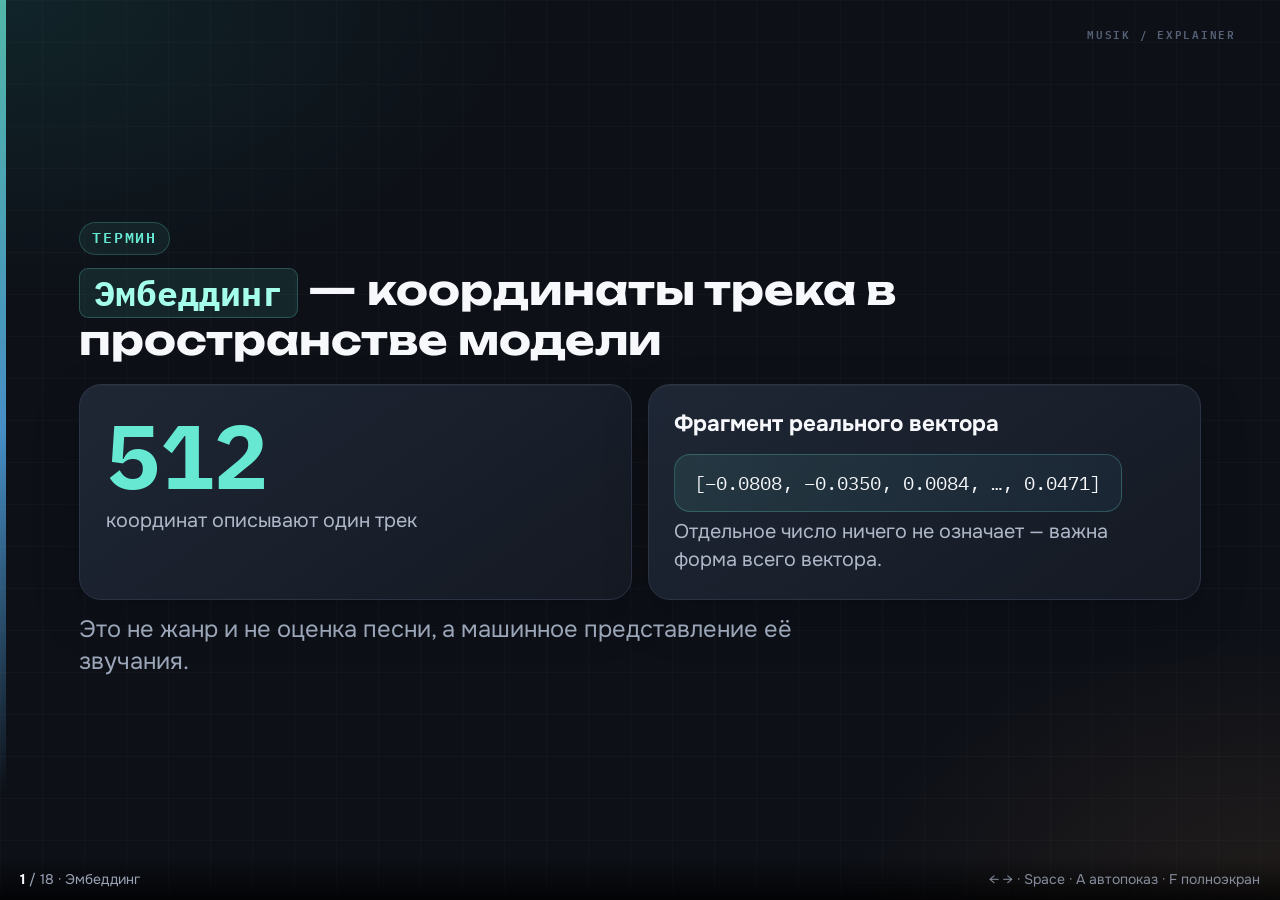
<file: docs/video-viz/index.html>
<!DOCTYPE html>
<html lang="ru">
<head>
  <meta charset="UTF-8" />
  <meta name="viewport" content="width=device-width, initial-scale=1" />
  <title>musik — слайды для видео (CLAP + Go)</title>
  <link rel="preconnect" href="https://fonts.googleapis.com" />
  <link rel="preconnect" href="https://fonts.gstatic.com" crossorigin />
  <link href="https://fonts.googleapis.com/css2?family=Onest:wght@400;500;600;700;800&family=Unbounded:wght@600;700;800&family=IBM+Plex+Mono:wght@500;600&display=swap" rel="stylesheet" />
  <style>
    :root {
      --bg: #0d1017;
      --panel: #171c27;
      --panel-2: #1d2431;
      --ink: #f7f8fb;
      --muted: #9ba6b8;
      --accent: #67e8d2;
      --blue: #58b8ff;
      --warm: #ffb969;
      --danger: #ff806c;
      --line: #2a3444;
    }
    * { box-sizing: border-box; margin: 0; padding: 0; }
    html, body {
      height: 100%;
      background: var(--bg);
      color: var(--ink);
      font-family: Onest, system-ui, sans-serif;
      overflow: hidden;
    }
    .deck { height: 100%; position: relative; counter-reset: slide; }
    .slide {
      display: none;
      height: 100%;
      padding: clamp(42px, 5vw, 76px) clamp(38px, 6.2vw, 104px) clamp(58px, 5vw, 78px);
      flex-direction: column;
      justify-content: center;
      gap: clamp(.8rem, 1.5vh, 1.35rem);
      background:
        linear-gradient(rgba(255,255,255,.018) 1px, transparent 1px),
        linear-gradient(90deg, rgba(255,255,255,.018) 1px, transparent 1px),
        radial-gradient(900px 520px at 0% 0%, rgba(36,140,132,.17), transparent 58%),
        radial-gradient(800px 500px at 100% 100%, rgba(242,157,73,.09), transparent 55%),
        var(--bg);
      background-size: 42px 42px, 42px 42px, auto, auto, auto;
      isolation: isolate;
      counter-increment: slide;
    }
    .slide::before {
      content: "";
      position: absolute;
      inset: 0 auto 0 0;
      width: 6px;
      background: linear-gradient(180deg, var(--accent), var(--blue) 48%, transparent 88%);
      opacity: .75;
    }
    .slide::after {
      content: "MUSIK / EXPLAINER";
      position: absolute;
      top: 28px;
      right: 44px;
      font: 600 11px/1 "IBM Plex Mono", monospace;
      letter-spacing: .16em;
      color: #566176;
    }
    .slide.active { display: flex; animation: enter .38s cubic-bezier(.2,.8,.2,1) both; }
    .slide.leaving { display: flex; pointer-events: none; }
    @keyframes enter { from { opacity: 0; transform: translateY(12px) } to { opacity: 1; transform: none } }
    .kicker {
      font-size: clamp(14px, 1.5vw, 18px);
      letter-spacing: 0.12em;
      text-transform: uppercase;
      color: var(--accent);
      font: 600 clamp(12px, 1.15vw, 16px)/1 "IBM Plex Mono", monospace;
      width: fit-content;
      padding: .5rem .75rem;
      border: 1px solid rgba(103,232,210,.22);
      border-radius: 999px;
      background: rgba(103,232,210,.07);
    }
    h1 {
      font: 700 clamp(34px, 4.6vw, 68px)/1.06 Unbounded, sans-serif;
      max-width: 18ch;
    }
    h2 {
      font: 700 clamp(27px, 3.15vw, 47px)/1.12 Unbounded, sans-serif;
      max-width: 34ch;
    }
    .lead {
      font-size: clamp(17px, 1.85vw, 26px);
      color: var(--muted);
      max-width: 44ch;
      line-height: 1.35;
    }
    .term {
      display: inline-block;
      background: rgba(103,232,210,.1);
      border: 1px solid rgba(103,232,210,.25);
      color: #a4ffeb;
      border-radius: 9px;
      padding: 0.12em 0.4em;
      font-family: "IBM Plex Mono", monospace;
      font-size: 0.86em;
    }
    .grid {
      display: grid;
      gap: clamp(.75rem, 1.2vw, 1.25rem);
      margin-top: 0.5rem;
    }
    .grid.cols-2 { grid-template-columns: 1fr 1fr; }
    .grid.cols-3 { grid-template-columns: repeat(3, 1fr); }
    .card {
      position: relative;
      overflow: hidden;
      background: linear-gradient(145deg, rgba(31,39,54,.96), rgba(20,25,35,.96));
      border: 1px solid var(--line);
      border-radius: 22px;
      padding: clamp(16px, 2vw, 28px);
      box-shadow: 0 18px 48px rgba(0,0,0,.18), inset 0 1px rgba(255,255,255,.035);
    }
    .card h3 {
      font: 700 clamp(18px, 1.75vw, 25px)/1.2 Onest, sans-serif;
      margin-bottom: 0.45rem;
    }
    .card p, .card li {
      color: #aeb8c8;
      font-size: clamp(15px, 1.55vw, 22px);
      line-height: 1.4;
    }
    .card ul { padding-left: 1.1em; }
    .card li + li { margin-top: 0.35em; }
    .big-num {
      font-family: "IBM Plex Mono", monospace;
      font-size: clamp(42px, 7vw, 96px);
      font-weight: 700;
      color: var(--accent);
      line-height: 1;
    }
    .big-num.warm { color: var(--warm); }
    .big-num.danger { color: var(--danger); }
    .caption {
      font-size: clamp(16px, 1.7vw, 24px);
      color: var(--muted);
      margin-top: 0.4rem;
    }
    .viz {
      width: min(100%, 1100px);
      max-height: min(62vh, 720px);
      object-fit: contain;
      border-radius: 22px;
      border: 1px solid #273244;
      display: block;
      margin-top: 0.5rem;
      background: #10131b;
      box-shadow: 0 26px 70px rgba(0,0,0,.34);
    }
    .formula {
      font-family: "IBM Plex Mono", monospace;
      font-size: clamp(18px, 2.2vw, 30px);
      background: linear-gradient(100deg, rgba(103,232,210,.1), rgba(88,184,255,.06));
      border: 1px solid rgba(103,232,210,.24);
      border-radius: 16px;
      padding: 1rem 1.2rem;
      color: var(--ink);
      width: fit-content;
    }
    .hud {
      position: fixed;
      left: 0; right: 0; bottom: 0;
      display: flex;
      justify-content: space-between;
      align-items: center;
      padding: 12px 20px;
      background: linear-gradient(transparent, rgba(0,0,0,.75));
      font-size: 14px;
      color: #9aa3b5;
      z-index: 5;
      pointer-events: none;
    }
    .hud strong { color: var(--ink); }
    .hint { opacity: 0.85; }
    body[data-autoplay="on"] .hint { color: var(--accent); opacity: 1; }
    .row {
      display: flex;
      gap: 1.25rem;
      align-items: stretch;
      flex-wrap: wrap;
    }
    .row > * { flex: 1 1 280px; }
    .pill {
      display: inline-flex;
      align-items: center;
      gap: 0.4rem;
      border-radius: 999px;
      padding: 0.35rem 0.8rem;
      background: #202938;
      color: var(--ink);
      font-size: clamp(14px, 1.4vw, 18px);
      margin: 0.2rem 0.25rem 0 0;
    }
    .pill .dot {
      width: 8px; height: 8px; border-radius: 50%;
      background: var(--accent);
    }
    .pill.warm .dot { background: var(--warm); }
    .pill.danger .dot { background: var(--danger); }
    .compare {
      display: grid;
      grid-template-columns: 1fr auto 1fr;
      gap: 1rem;
      align-items: center;
    }
    .vs {
      font: 800 25px/1 Unbounded, sans-serif;
      color: var(--warm);
      text-align: center;
    }
    .note {
      color: #aab4c3;
      font-size: clamp(14px, 1.35vw, 19px);
      padding: .75rem 1rem;
      border-left: 3px solid var(--warm);
      background: rgba(255,185,105,.06);
      max-width: 96ch;
    }
    .metric {
      display: flex;
      align-items: baseline;
      gap: .55rem;
    }
    .metric small {
      color: var(--muted);
      font: 600 13px/1.2 "IBM Plex Mono", monospace;
      text-transform: uppercase;
      letter-spacing: .08em;
    }
    .diagram {
      width: min(100%, 1480px);
      background: linear-gradient(145deg, rgba(24,30,42,.97), rgba(13,17,24,.98));
      border: 1px solid #293446;
      border-radius: 26px;
      padding: clamp(18px, 2.2vw, 32px);
      box-shadow: 0 26px 70px rgba(0,0,0,.32);
    }
    .flow {
      display: grid;
      grid-template-columns: 1fr 64px 1fr 64px 1.5fr;
      align-items: center;
      gap: .6rem;
    }
    .flow-arrow {
      text-align: center;
      color: #5f6c80;
      font-size: 38px;
    }
    .node {
      min-height: 150px;
      border: 1px solid #334055;
      border-radius: 20px;
      padding: 22px;
      display: flex;
      flex-direction: column;
      justify-content: center;
      gap: 10px;
      background: #191f2b;
    }
    .node.accent { border-color: rgba(103,232,210,.4); background: linear-gradient(145deg,#172b30,#18212c); }
    .node h3 { font: 700 clamp(19px,1.7vw,25px)/1.2 Onest,sans-serif; }
    .node p { color: var(--muted); font-size: clamp(14px,1.2vw,18px); line-height: 1.35; }
    .wave {
      font: 600 clamp(21px,2vw,31px)/1 "IBM Plex Mono",monospace;
      color: var(--accent);
      letter-spacing: -4px;
    }
    .space {
      position: relative;
      height: 210px;
      border: 1px solid #30394a;
      border-radius: 16px;
      background:
        radial-gradient(circle at 23% 32%, rgba(103,232,210,.17), transparent 18%),
        radial-gradient(circle at 72% 67%, rgba(255,185,105,.12), transparent 20%),
        #121721;
      overflow: hidden;
    }
    .point { position: absolute; width: 13px; height: 13px; border-radius: 50%; background: #697386; }
    .point.a { background: var(--accent); box-shadow: 0 0 18px rgba(103,232,210,.75); }
    .point.b { background: var(--warm); box-shadow: 0 0 18px rgba(255,185,105,.65); }
    .space-label { position: absolute; color: #c2cad6; font-size: 14px; font-weight: 700; }
    .trackline {
      display: grid;
      grid-template-columns: repeat(3, 1fr);
      gap: 18px;
      position: relative;
      padding-top: 12px;
    }
    .segment {
      border: 1px solid #324156;
      background: #171e2a;
      border-radius: 20px;
      padding: 22px;
      min-height: 140px;
      text-align: center;
    }
    .segment:nth-child(1) { border-color: rgba(103,232,210,.45); }
    .segment:nth-child(2) { border-color: rgba(255,185,105,.45); }
    .segment:nth-child(3) { border-color: rgba(88,184,255,.45); }
    .segment strong { display:block; font: 700 20px/1.2 "IBM Plex Mono",monospace; margin-bottom: 14px; }
    .segment .mini-wave { color:#78869b; font:600 23px/1 monospace; letter-spacing:-5px; margin-bottom:16px; }
    .merge {
      margin: 18px auto 0;
      width: min(680px, 90%);
      text-align: center;
      padding: 17px;
      border-radius: 17px;
      color: #dffbf6;
      border: 1px solid rgba(103,232,210,.35);
      background: rgba(103,232,210,.08);
      font: 600 clamp(16px,1.4vw,20px)/1.35 "IBM Plex Mono",monospace;
    }
    .normalize {
      display: grid;
      grid-template-columns: 1fr auto 1fr;
      align-items: center;
      gap: 24px;
    }
    .vector-box {
      min-height: 240px;
      border-radius: 22px;
      border: 1px solid #303b4d;
      background: #151b25;
      padding: 28px;
      overflow: hidden;
    }
    .vector-box h3 { font: 700 23px/1.2 Onest,sans-serif; margin-bottom: 18px; }
    .arrow-glyph { color: var(--warm); font-size: 45px; }
    .vector-arrow {
      height: 90px;
      width: 68%;
      position: relative;
      border-bottom: 6px solid #667085;
      transform: rotate(-22deg);
      transform-origin: left bottom;
      margin: 36px 0 10px 15%;
    }
    .vector-arrow::after {
      content:""; position:absolute; right:-2px; bottom:-12px;
      border-left:18px solid #667085; border-top:9px solid transparent; border-bottom:9px solid transparent;
    }
    .vector-arrow.unit { width: 46%; border-color: var(--accent); }
    .vector-arrow.unit::after { border-left-color: var(--accent); }
    .angle-compare { display:grid; grid-template-columns:1fr 1fr; gap:18px; }
    .angle-card { border:1px solid #303b4d; border-radius:22px; padding:24px; background:#151b25; }
    .angle-card h3 { font-size:22px; margin-bottom:5px; }
    .angle-card .number { font:700 clamp(34px,4vw,60px)/1 "IBM Plex Mono",monospace; margin:22px 0 10px; }
    .angle-card.good .number { color:var(--accent); }
    .angle-card.far .number { color:var(--warm); }
    .bar { height:14px; border-radius:7px; background:#242c39; overflow:hidden; margin-top:14px; }
    .bar span { display:block; height:100%; background:linear-gradient(90deg,var(--accent),var(--blue)); border-radius:7px; }
    .bar.warm span { background:linear-gradient(90deg,var(--warm),var(--danger)); }
    .vector-graphs {
      display: grid;
      grid-template-columns: 1fr 1fr;
      gap: 20px;
      width: min(100%, 1480px);
    }
    .graph-panel {
      position: relative;
      min-height: 430px;
      padding: 24px 26px 18px;
      border: 1px solid #303b4d;
      border-radius: 24px;
      overflow: hidden;
      background:
        linear-gradient(rgba(255,255,255,.025) 1px, transparent 1px),
        linear-gradient(90deg, rgba(255,255,255,.025) 1px, transparent 1px),
        linear-gradient(145deg,#171e2a,#11161f);
      background-size: 28px 28px, 28px 28px, auto;
      box-shadow: 0 22px 55px rgba(0,0,0,.24);
    }
    .graph-panel h3 { font: 700 clamp(19px,1.7vw,25px)/1.2 Onest,sans-serif; }
    .graph-panel .graph-sub { color: var(--muted); margin-top: 4px; font-size: 16px; }
    .graph-canvas { width:100%; height:290px; display:block; margin-top:2px; }
    .graph-result {
      position:absolute;
      right:24px;
      top:23px;
      text-align:right;
      font:700 clamp(22px,2.3vw,36px)/1.05 "IBM Plex Mono",monospace;
    }
    .graph-result small {
      display:block;
      margin-top:7px;
      color:var(--muted);
      font:500 13px/1.2 "IBM Plex Mono",monospace;
      letter-spacing:.04em;
    }
    .graph-panel.good .graph-result { color:var(--accent); }
    .graph-panel.far .graph-result { color:var(--warm); }
    .legend {
      display:flex;
      gap:18px;
      align-items:center;
      color:#aeb8c7;
      font-size:15px;
      margin-top:-4px;
    }
    .legend i { display:inline-block; width:18px; height:4px; border-radius:3px; margin-right:7px; vertical-align:middle; }
    .legend .cyan { background:var(--accent); }
    .legend .orange { background:var(--danger); }
    .score-flow { display:grid; grid-template-columns:1.15fr .8fr 1fr; gap:18px; align-items:stretch; }
    .signal-list { display:grid; gap:9px; margin-top:12px; }
    .signal { display:flex; justify-content:space-between; gap:18px; padding:12px 14px; background:#151b25; border-radius:12px; color:#bac4d2; }
    .signal strong { color:var(--accent); font-family:"IBM Plex Mono",monospace; }
    .queue { display:grid; gap:8px; margin-top:12px; }
    .queue div { padding:11px 13px; background:#151b25; border-radius:11px; color:#bac4d2; }
    .queue .explore { color:#ffd09a; background:#2a241e; }
    .cosine-pipeline {
      display: grid;
      grid-template-columns: 1.15fr 54px 1.15fr 54px 1fr;
      align-items: stretch;
      gap: 12px;
    }
    .math-step {
      min-height: 300px;
      padding: 24px;
      border: 1px solid #303c50;
      border-radius: 20px;
      background: linear-gradient(145deg,#1a2230,#141a24);
      display: flex;
      flex-direction: column;
      justify-content: center;
      gap: 15px;
    }
    .math-step .step-no {
      color: var(--accent);
      font: 600 13px/1 "IBM Plex Mono",monospace;
      letter-spacing: .12em;
    }
    .math-step h3 { font: 700 clamp(19px,1.7vw,25px)/1.2 Onest,sans-serif; }
    .vector-row {
      padding: 12px 14px;
      border-radius: 12px;
      background: #101620;
      color: #bdc7d5;
      font: 500 clamp(13px,1.15vw,17px)/1.3 "IBM Plex Mono",monospace;
      white-space: nowrap;
      overflow: hidden;
    }
    .vector-row.a { border-left: 3px solid var(--accent); }
    .vector-row.b { border-left: 3px solid var(--danger); }
    .pipeline-arrow {
      display: flex;
      align-items: center;
      justify-content: center;
      color: #657188;
      font-size: 38px;
    }
    .sum-result {
      color: var(--warm);
      font: 700 clamp(25px,2.6vw,40px)/1.15 "IBM Plex Mono",monospace;
    }
    .angle-mini { width:100%; height:155px; display:block; }
    .scale-strip {
      display: grid;
      grid-template-columns: repeat(3,1fr);
      gap: 10px;
      width: min(100%, 1480px);
    }
    .scale-strip div {
      padding: 12px 16px;
      border-radius: 12px;
      background: rgba(30,38,52,.85);
      color: #aeb8c7;
      text-align: center;
      font-size: clamp(13px,1.15vw,17px);
    }
    .scale-strip strong { color:var(--ink); font-family:"IBM Plex Mono",monospace; }
    .cosine-full {
      position: relative;
      width: min(100%, 1540px);
      height: min(610px, 66vh);
      min-height: 420px;
      border: 1px solid #2d394b;
      border-radius: 28px;
      overflow: hidden;
      background:
        linear-gradient(rgba(255,255,255,.026) 1px, transparent 1px),
        linear-gradient(90deg, rgba(255,255,255,.026) 1px, transparent 1px),
        radial-gradient(circle at 50% 76%, rgba(88,184,255,.08), transparent 46%),
        #111720;
      background-size: 32px 32px, 32px 32px, auto, auto;
      box-shadow: 0 28px 80px rgba(0,0,0,.34);
    }
    .cosine-full svg { display:block; width:100%; height:100%; }
    .slide.active .cosine-full { animation:stageIn .8s .3s cubic-bezier(.16,1,.3,1) both; }
    .slide.active .cosine-reference { stroke-dasharray:650; stroke-dashoffset:650; animation:drawLine 1.15s .6s ease-out forwards; }
    .slide.active .cosine-one { stroke-dasharray:650; stroke-dashoffset:650; animation:drawLine 1.15s 1.15s ease-out forwards; }
    .slide.active .cosine-zero { stroke-dasharray:650; stroke-dashoffset:650; animation:drawLine 1.15s 1.75s ease-out forwards; }
    .slide.active .cosine-neg { stroke-dasharray:650; stroke-dashoffset:650; animation:drawLine 1.15s 2.35s ease-out forwards; }
    .slide.active .arc-90 { stroke-dasharray:300; stroke-dashoffset:300; animation:drawLine .8s 2.85s ease-out forwards; }
    .slide.active .arc-180 { stroke-dasharray:560; stroke-dashoffset:560; animation:drawLine 1.05s 3.35s ease-out forwards; }
    .slide.active .cosine-label { opacity:0; animation:numberPop .55s cubic-bezier(.2,1.4,.3,1) forwards; transform-box:fill-box; transform-origin:center; }
    .slide.active .label-one { animation-delay:2.15s; }
    .slide.active .label-zero { animation-delay:3.05s; }
    .slide.active .label-neg { animation-delay:4.15s; }
    .cosine-scenes {
      display:grid;
      grid-template-columns:repeat(3,1fr);
      gap:18px;
      height:100%;
      padding:24px;
    }
    .cosine-scene {
      display:flex;
      flex-direction:column;
      min-width:0;
      padding:24px;
      border:1px solid #303b4d;
      border-radius:22px;
      background:linear-gradient(145deg,#19212e,#131923);
      opacity:0;
    }
    .cosine-scene .scene-index {
      color:#788599;
      font:600 13px/1 "IBM Plex Mono",monospace;
      letter-spacing:.12em;
      margin-bottom:12px;
    }
    .cosine-scene h3 { font:700 clamp(20px,1.7vw,26px)/1.15 Onest,sans-serif; }
    .cosine-scene p { color:#aab4c3; font-size:clamp(15px,1.2vw,18px); line-height:1.35; }
    .scene-graph { width:100%; height:245px; margin:8px 0; overflow:visible; }
    .scene-verdict {
      margin-top:auto;
      padding:14px 16px;
      border-radius:14px;
      font-size:clamp(16px,1.3vw,20px);
      font-weight:700;
      text-align:center;
    }
    .scene-near .scene-verdict { color:#9af3e3; background:rgba(103,232,210,.09); }
    .scene-zero .scene-verdict { color:#ffd19a; background:rgba(255,185,105,.09); }
    .scene-negative .scene-verdict { color:#ffad9e; background:rgba(255,128,108,.09); }
    .slide.active .cosine-scene:nth-child(1) { animation:sceneIn .7s .35s cubic-bezier(.16,1,.3,1) forwards; }
    .slide.active .cosine-scene:nth-child(2) { animation:sceneIn .7s 1.15s cubic-bezier(.16,1,.3,1) forwards; }
    .slide.active .cosine-scene:nth-child(3) { animation:sceneIn .7s 1.95s cubic-bezier(.16,1,.3,1) forwards; }
    .slide.active .cosine-scene:nth-child(1) .scene-ray { stroke-dasharray:380; stroke-dashoffset:380; animation:drawLine .9s .75s ease-out forwards; }
    .slide.active .cosine-scene:nth-child(2) .scene-ray { stroke-dasharray:380; stroke-dashoffset:380; animation:drawLine .9s 1.55s ease-out forwards; }
    .slide.active .cosine-scene:nth-child(3) .scene-ray { stroke-dasharray:380; stroke-dashoffset:380; animation:drawLine .9s 2.35s ease-out forwards; }
    .slide.active .scene-arc { stroke-dasharray:240; stroke-dashoffset:240; animation:drawLine .7s 2.15s ease-out forwards; }

    /* Technical recommendation-engine scenes. */
    .tech-stage {
      position:relative;
      width:min(100%,1480px);
      min-height:430px;
      overflow:hidden;
      padding:28px;
      border:1px solid #2d394b;
      border-radius:26px;
      background:
        linear-gradient(rgba(255,255,255,.022) 1px,transparent 1px),
        linear-gradient(90deg,rgba(255,255,255,.022) 1px,transparent 1px),
        radial-gradient(circle at 50% 50%,rgba(88,184,255,.07),transparent 48%),
        #111720;
      background-size:30px 30px,30px 30px,auto,auto;
      box-shadow:0 28px 70px rgba(0,0,0,.3);
    }
    .tech-node {
      position:relative;
      display:flex;
      flex-direction:column;
      justify-content:center;
      min-height:130px;
      padding:20px;
      border:1px solid #344157;
      border-radius:18px;
      background:linear-gradient(145deg,#1a2230,#141a24);
    }
    .tech-node strong { font:700 clamp(18px,1.55vw,23px)/1.2 Onest,sans-serif; }
    .tech-node small { color:#919db0; font-size:14px; margin-top:7px; line-height:1.35; }
    .tech-node.accent { border-color:rgba(103,232,210,.5); box-shadow:inset 0 0 30px rgba(103,232,210,.04); }
    .tech-node.blue { border-color:rgba(88,184,255,.46); }
    .tech-node.warm { border-color:rgba(255,185,105,.48); }
    .tech-icon { color:var(--accent); font:700 24px/1 "IBM Plex Mono",monospace; margin-bottom:13px; }
    .tech-grid-3 { display:grid; grid-template-columns:1fr 1fr 1fr; align-items:center; gap:70px; height:100%; }
    .tech-arrow {
      position:absolute;
      z-index:2;
      height:3px;
      background:#42516a;
      transform-origin:left center;
    }
    .tech-arrow::after {
      content:"";
      position:absolute;
      right:-1px;
      top:-6px;
      border-left:12px solid #60708a;
      border-top:7px solid transparent;
      border-bottom:7px solid transparent;
    }
    .data-packet {
      position:absolute;
      z-index:4;
      width:42px;
      height:24px;
      display:grid;
      place-items:center;
      border-radius:7px;
      color:#0c1518;
      background:var(--accent);
      font:700 10px/1 "IBM Plex Mono",monospace;
      box-shadow:0 0 22px rgba(103,232,210,.55);
      opacity:0;
    }
    .ram-grid { display:grid; grid-template-columns:repeat(8,1fr); gap:5px; margin-top:14px; }
    .ram-grid i { height:14px; border-radius:3px; background:#263244; }
    .ram-grid i:nth-child(3n+1) { background:#285f61; }
    .ram-grid i:nth-child(5n) { background:#316381; }
    .model-off {
      position:absolute;
      right:28px;
      bottom:24px;
      display:flex;
      align-items:center;
      gap:10px;
      color:#7f8b9d;
      font:600 13px/1 "IBM Plex Mono",monospace;
      opacity:0;
    }
    .model-off b { color:#ff9d8d; font-size:20px; }

    .request-lanes { display:grid; grid-template-columns:1fr 80px 1.15fr 80px 1fr; align-items:center; gap:14px; height:100%; }
    .client-stack { display:grid; gap:14px; }
    .client-chip { padding:18px; border:1px solid #344157; border-radius:16px; background:#18202c; opacity:0; }
    .client-chip strong { display:block; font-size:19px; }
    .client-chip span { color:#8f9bad; font-size:14px; }
    .lane-arrow { color:#687790; font-size:38px; text-align:center; opacity:0; }
    .lock-ring {
      width:92px;
      height:92px;
      display:grid;
      place-items:center;
      margin:14px auto 0;
      border:2px solid rgba(103,232,210,.55);
      border-radius:50%;
      color:var(--accent);
      font:700 16px/1 "IBM Plex Mono",monospace;
    }
    .file-stack { display:grid; gap:7px; margin-top:14px; }
    .file-stack i { height:24px; border-radius:6px; background:#273344; border-left:4px solid var(--blue); }

    .feedback-layout { display:grid; grid-template-columns:1.05fr 1.5fr; gap:24px; height:100%; }
    .event-stream { display:grid; grid-template-columns:1fr 1fr; gap:12px; align-content:center; }
    .feedback-event {
      padding:17px;
      border:1px solid #344157;
      border-radius:15px;
      background:#18202c;
      opacity:0;
      transform:translateX(-20px);
    }
    .feedback-event strong { display:block; font-size:18px; }
    .feedback-event small { display:block; color:#8f9bad; margin-top:4px; }
    .feedback-event.positive { border-color:rgba(103,232,210,.4); }
    .feedback-event.negative { border-color:rgba(255,128,108,.4); }
    .taste-map {
      position:relative;
      min-height:365px;
      border:1px solid #303c50;
      border-radius:20px;
      background:radial-gradient(circle at center,rgba(103,232,210,.07),transparent 55%),#121821;
      overflow:hidden;
    }
    .taste-map::before,.taste-map::after { content:""; position:absolute; background:#293548; }
    .taste-map::before { width:1px; top:30px; bottom:30px; left:50%; }
    .taste-map::after { height:1px; left:30px; right:30px; top:50%; }
    .track-dot {
      position:absolute;
      width:18px;
      height:18px;
      border-radius:50%;
      box-shadow:0 0 20px currentColor;
    }
    .track-dot.like { left:72%; top:24%; color:var(--accent); background:currentColor; }
    .track-dot.skip { left:22%; top:68%; color:var(--danger); background:currentColor; }
    .taste-point {
      position:absolute;
      left:46%;
      top:51%;
      width:30px;
      height:30px;
      border:5px solid #f6f8fb;
      border-radius:50%;
      box-shadow:0 0 0 9px rgba(255,255,255,.08),0 0 25px rgba(255,255,255,.35);
      transform:translate(-50%,-50%);
    }
    .taste-label { position:absolute; left:50%; top:60%; color:#dce2eb; font:600 14px/1 "IBM Plex Mono",monospace; }
    .taste-pulse { position:absolute; inset:-12px; border:2px solid rgba(103,232,210,.55); border-radius:50%; opacity:0; }

    .memory-track { display:grid; grid-template-columns:repeat(5,1fr); gap:18px; align-items:center; margin:46px 0 30px; }
    .memory-event { position:relative; text-align:center; opacity:0; }
    .memory-event::before { content:""; display:block; width:25px; height:25px; margin:0 auto 13px; border-radius:50%; background:#566278; }
    .memory-event:nth-child(4)::before,.memory-event:nth-child(5)::before { background:var(--accent); box-shadow:0 0 20px rgba(103,232,210,.5); }
    .memory-event span { color:#9ba7b9; font-size:14px; }
    .memory-event strong { display:block; margin-top:4px; font-size:16px; }
    .memory-line { position:absolute; left:10%; right:10%; top:85px; height:3px; background:linear-gradient(90deg,#414c60,var(--accent)); transform-origin:left; }
    .weight-bars { display:grid; grid-template-columns:repeat(5,1fr); gap:18px; align-items:end; height:110px; }
    .weight-bars i { display:block; width:42%; margin:auto; border-radius:7px 7px 2px 2px; background:linear-gradient(var(--accent),#275c61); transform-origin:bottom; }

    .context-layout { display:grid; grid-template-columns:1.1fr .9fr; gap:22px; height:100%; }
    .mix-meter { display:flex; height:74px; border-radius:18px; overflow:hidden; margin-top:25px; font:700 19px/1 "IBM Plex Mono",monospace; }
    .mix-meter div { display:grid; place-items:center; transform-origin:left; }
    .mix-meter .global { width:70%; color:#0c1718; background:var(--accent); }
    .mix-meter .daypart { width:30%; color:#1d140a; background:var(--warm); }
    .day-clock { display:grid; grid-template-columns:repeat(4,1fr); gap:9px; margin-top:22px; }
    .day-clock span { padding:12px 7px; text-align:center; color:#93a0b2; border:1px solid #303c50; border-radius:12px; background:#141b25; opacity:0; }
    .day-clock .active-hour { color:#ffd7a6; border-color:rgba(255,185,105,.5); background:#2a2118; }
    .transition-path { display:flex; align-items:center; justify-content:center; gap:18px; margin-top:40px; }
    .track-token { width:86px; height:86px; display:grid; place-items:center; border-radius:50%; border:2px solid #3d4b61; background:#17202c; font:700 30px/1 "IBM Plex Mono",monospace; }
    .track-token.b { border-color:rgba(103,232,210,.55); color:var(--accent); }
    .transition-line { position:relative; width:180px; height:4px; background:#39475c; transform-origin:left; }
    .transition-line::after { content:"＋ небольшой бонус"; position:absolute; left:16px; top:18px; white-space:nowrap; color:#9ba7b9; font-size:14px; }

    .score-board { display:grid; grid-template-columns:1.4fr .9fr; gap:22px; height:100%; }
    .candidate-list { display:grid; gap:11px; align-content:center; }
    .candidate-row {
      display:grid;
      grid-template-columns:1fr repeat(4,76px) 92px;
      gap:8px;
      align-items:center;
      padding:12px 14px;
      border:1px solid #303c50;
      border-radius:14px;
      background:#151c27;
      opacity:0;
    }
    .candidate-row > span:first-child { font-weight:700; }
    .score-chip { padding:8px 5px; text-align:center; border-radius:8px; color:#aeb9c8; background:#202a39; font:600 12px/1 "IBM Plex Mono",monospace; }
    .score-total { color:var(--accent); font:700 19px/1 "IBM Plex Mono",monospace; text-align:right; }
    .ranked-queue { display:grid; gap:10px; align-content:center; }
    .rank-item { padding:17px; border-radius:14px; color:#bac4d2; background:#17202b; opacity:0; transform:translateX(25px); }
    .rank-item:first-child { border:1px solid rgba(103,232,210,.4); color:#e5fff9; }
    .rank-item.explore { border:1px solid rgba(255,185,105,.4); color:#ffd4a0; background:#271f17; }

    .explore-map { position:relative; height:100%; min-height:370px; overflow:hidden; }
    .familiar-zone { position:absolute; left:9%; top:14%; width:48%; height:68%; border:1px dashed rgba(103,232,210,.45); border-radius:50%; background:radial-gradient(circle,rgba(103,232,210,.1),transparent 68%); }
    .music-dot { position:absolute; width:14px; height:14px; border-radius:50%; background:#667287; }
    .music-dot.fav { background:var(--accent); box-shadow:0 0 16px rgba(103,232,210,.65); }
    .music-dot.discovery { background:var(--warm); box-shadow:0 0 22px rgba(255,185,105,.7); }
    .explore-path { position:absolute; left:39%; top:46%; width:38%; height:3px; background:linear-gradient(90deg,var(--accent),var(--warm)); transform:rotate(-12deg); transform-origin:left; }
    .explore-path::after { content:""; position:absolute; right:-4px; top:-6px; border-left:12px solid var(--warm); border-top:7px solid transparent; border-bottom:7px solid transparent; }
    .maturity-meter { position:absolute; right:4%; bottom:5%; width:38%; padding:17px; border:1px solid #334055; border-radius:16px; background:rgba(20,27,37,.94); }
    .maturity-meter strong { font-size:17px; }
    .maturity-bar { height:12px; margin:12px 0 8px; border-radius:8px; background:#283243; overflow:hidden; }
    .maturity-bar i { display:block; width:72%; height:100%; border-radius:inherit; background:linear-gradient(90deg,var(--warm),var(--accent)); transform-origin:left; }
    .maturity-meter small { color:#929eb0; }

    .products-flow { display:grid; grid-template-columns:1fr 72px 1fr 72px 1.2fr; align-items:center; gap:12px; height:100%; }
    .product-list { display:grid; gap:10px; margin-top:14px; }
    .product-list span { padding:11px 13px; border-radius:10px; color:#acb7c7; background:#131a24; }
    .listener-shield { margin-top:14px; padding:11px 13px; border:1px solid rgba(103,232,210,.35); border-radius:11px; color:#a4ffeb; background:rgba(103,232,210,.06); }

    .boundary-stage { display:grid; grid-template-columns:1fr 1.2fr 1fr; gap:46px; align-items:center; height:100%; }
    .boundary-column { display:grid; gap:14px; }
    .public-gate {
      position:relative;
      padding:30px 22px;
      border:2px solid rgba(103,232,210,.58);
      border-radius:22px;
      text-align:center;
      background:linear-gradient(145deg,#173036,#17202b);
    }
    .public-gate::before { content:"ПУБЛИЧНАЯ ГРАНИЦА"; position:absolute; top:-11px; left:50%; transform:translateX(-50%); padding:5px 10px; white-space:nowrap; color:var(--accent); background:#111720; font:600 11px/1 "IBM Plex Mono",monospace; }
    .internal-wrap { padding:18px; border:1px dashed #4a586d; border-radius:22px; }
    .internal-wrap > span { display:block; margin-bottom:12px; color:#7f8b9d; font:600 12px/1 "IBM Plex Mono",monospace; }
    .curtain { position:absolute; inset:0; display:grid; place-items:center; color:#a4afbf; background:repeating-linear-gradient(90deg,#171d28 0 30px,#111720 30px 60px); font:700 18px/1 "IBM Plex Mono",monospace; transform-origin:top; }

    .slide.active > .tech-stage { animation:stageIn .7s .25s cubic-bezier(.16,1,.3,1) both; }
    .slide.active .boot-db { animation:cardIn .55s .45s both; }
    .slide.active .boot-go { animation:cardIn .55s .9s both; }
    .slide.active .boot-ram { animation:cardIn .55s 1.45s both; }
    .slide.active .boot-packet { animation:packetAcross 1.45s 1.1s ease-in-out forwards; }
    .slide.active .model-off { animation:riseIn .45s 2.35s both; }
    .slide.active .client-chip:nth-child(1) { animation:slideRight .45s .4s forwards; }
    .slide.active .client-chip:nth-child(2) { animation:slideRight .45s .62s forwards; }
    .slide.active .request-lanes .lane-arrow:nth-child(2) { animation:numberPop .35s .92s forwards; }
    .slide.active .request-lanes .lane-arrow:nth-child(4) { animation:numberPop .35s 1.32s forwards; }
    .slide.active .auth-node { animation:cardIn .5s 1.05s both; }
    .slide.active .disk-node { animation:cardIn .5s 1.52s both; }
    .slide.active .feedback-event:nth-child(1) { animation:slideRight .45s .4s forwards; }
    .slide.active .feedback-event:nth-child(2) { animation:slideRight .45s .68s forwards; }
    .slide.active .feedback-event:nth-child(3) { animation:slideRight .45s .96s forwards; }
    .slide.active .feedback-event:nth-child(4) { animation:slideRight .45s 1.24s forwards; }
    .slide.active .taste-map { animation:cardIn .55s .7s both; }
    .slide.active .taste-point { animation:tasteMove 2.1s 1.45s cubic-bezier(.4,0,.2,1) forwards; }
    .slide.active .taste-pulse { animation:pulseRing 1.1s 1.6s ease-out 2; }
    .slide.active .memory-line { animation:growX .9s .45s both; }
    .slide.active .memory-event:nth-child(1) { animation:cardIn .4s .55s forwards; }
    .slide.active .memory-event:nth-child(2) { animation:cardIn .4s .75s forwards; }
    .slide.active .memory-event:nth-child(3) { animation:cardIn .4s .95s forwards; }
    .slide.active .memory-event:nth-child(4) { animation:cardIn .4s 1.15s forwards; }
    .slide.active .memory-event:nth-child(5) { animation:cardIn .4s 1.35s forwards; }
    .slide.active .weight-bars i { animation:growY .7s 1.65s both; }
    .slide.active .mix-meter .global { animation:growX .8s .55s both; }
    .slide.active .mix-meter .daypart { animation:growX .55s 1.15s both; }
    .slide.active .day-clock span:nth-child(1) { animation:cardIn .35s .75s forwards; }
    .slide.active .day-clock span:nth-child(2) { animation:cardIn .35s .9s forwards; }
    .slide.active .day-clock span:nth-child(3) { animation:cardIn .35s 1.05s forwards; }
    .slide.active .day-clock span:nth-child(4) { animation:cardIn .35s 1.2s forwards; }
    .slide.active .transition-line { animation:growX .8s 1.5s both; }
    .slide.active .track-token.b { animation:tokenGlow 1.6s 2s ease-in-out infinite; }
    .slide.active .candidate-row:nth-child(1) { animation:slideRight .45s .4s forwards; }
    .slide.active .candidate-row:nth-child(2) { animation:slideRight .45s .68s forwards; }
    .slide.active .candidate-row:nth-child(3) { animation:slideRight .45s .96s forwards; }
    .slide.active .rank-item:nth-child(1) { animation:queueIn .45s 1.35s forwards; }
    .slide.active .rank-item:nth-child(2) { animation:queueIn .45s 1.58s forwards; }
    .slide.active .rank-item:nth-child(3) { animation:queueIn .45s 1.81s forwards; }
    .slide.active .rank-item:nth-child(4) { animation:queueIn .45s 2.04s forwards; }
    .slide.active .explore-path { animation:growX .9s 1s both; }
    .slide.active .music-dot.discovery { animation:discoverDot 1.1s 1.55s both,tokenGlow 1.6s 2.6s ease-in-out infinite; }
    .slide.active .maturity-meter { animation:cardIn .55s 2s both; }
    .slide.active .maturity-bar i { animation:growX 1s 2.35s both; }
    .slide.active .products-flow > * { animation:cardIn .5s both; }
    .slide.active .products-flow > *:nth-child(1) { animation-delay:.4s; }
    .slide.active .products-flow > *:nth-child(2) { animation-delay:.8s; }
    .slide.active .products-flow > *:nth-child(3) { animation-delay:1.05s; }
    .slide.active .products-flow > *:nth-child(4) { animation-delay:1.45s; }
    .slide.active .products-flow > *:nth-child(5) { animation-delay:1.7s; }
    .slide.active .boundary-stage > *:nth-child(1) { animation:slideRight .55s .4s both; }
    .slide.active .boundary-stage > *:nth-child(2) { animation:cardIn .55s .9s both; }
    .slide.active .boundary-stage > *:nth-child(3) { animation:queueIn .55s 1.35s both; }
    .slide.active .curtain { animation:curtainUp .9s 2s cubic-bezier(.16,1,.3,1) forwards; }

    @keyframes packetAcross { 0% { opacity:0; left:20%; top:49% } 12% { opacity:1 } 48% { left:48%; top:49% } 65% { left:48%; top:49% } 100% { opacity:1; left:76%; top:49% } }
    @keyframes tasteMove { 0% { left:46%; top:51% } 45% { left:58%; top:39% } 72% { left:52%; top:46% } 100% { left:64%; top:34% } }
    @keyframes pulseRing { 0% { opacity:.8; transform:scale(.5) } 100% { opacity:0; transform:scale(2) } }
    @keyframes growX { from { opacity:0; transform:scaleX(0) } to { opacity:1; transform:scaleX(1) } }
    @keyframes growY { from { opacity:0; transform:scaleY(0) } to { opacity:1; transform:scaleY(1) } }
    @keyframes tokenGlow { 0%,100% { box-shadow:0 0 0 rgba(103,232,210,0) } 50% { box-shadow:0 0 30px rgba(103,232,210,.28) } }
    @keyframes discoverDot { from { opacity:0; transform:translate(-220px,48px) scale(.4) } to { opacity:1; transform:none } }
    @keyframes curtainUp { to { opacity:0; transform:scaleY(0) } }

    /* Motion system: every slide replays when it becomes active. */
    .slide.active .kicker { animation: chipIn .45s .05s both; }
    .slide.active h1,
    .slide.active > h2 { animation: titleIn .65s .12s cubic-bezier(.16,1,.3,1) both; }
    .slide.active > .lead { animation: riseIn .55s .22s both; }
    .slide.active > .formula { animation: formulaIn .65s .28s cubic-bezier(.16,1,.3,1) both; }
    .slide.active > .diagram,
    .slide.active > .vector-graphs,
    .slide.active > .compare,
    .slide.active > .row,
    .slide.active > .grid,
    .slide.active > .scale-strip { animation: stageIn .75s .3s cubic-bezier(.16,1,.3,1) both; }
    .slide.active > .note,
    .slide.active > .caption { animation: riseIn .55s .72s both; }
    .slide.active.product-slide > .formula { animation-delay:1.25s; }
    .slide.active.product-slide > .note { animation-delay:1.65s; }
    .slide.active .card { animation: cardIn .6s cubic-bezier(.16,1,.3,1) both; }
    .slide.active .card:nth-child(1) { animation-delay:.32s; }
    .slide.active .card:nth-child(2) { animation-delay:.42s; }
    .slide.active .card:nth-child(3) { animation-delay:.52s; }
    .slide.active .card:nth-child(4) { animation-delay:.62s; }
    .slide.active .card:nth-child(5) { animation-delay:.72s; }
    .slide.active .card:nth-child(6) { animation-delay:.82s; }
    .slide.active .big-num { animation: numberPop .65s .45s cubic-bezier(.2,1.4,.3,1) both; }
    .slide.active .vector-arrow { animation: vectorGrow .85s .45s cubic-bezier(.2,.8,.2,1) both; }
    .slide.active .vector-arrow.unit { animation-delay:.78s; }
    .slide.active .arrow-glyph { animation: arrowPulse 1.3s .55s ease-in-out infinite; }
    .slide.active .graph-panel:first-child { animation: graphPanelIn .65s .25s both; }
    .slide.active .graph-panel:last-child { animation: graphPanelIn .65s .42s both; }
    .slide.active .graph-axis { stroke-dasharray:900; stroke-dashoffset:900; animation:drawLine .7s .45s ease-out forwards; }
    .slide.active .graph-ray.ray-a { stroke-dasharray:500; stroke-dashoffset:500; animation:drawLine .9s .82s ease-out forwards; }
    .slide.active .graph-ray.ray-b { stroke-dasharray:500; stroke-dashoffset:500; animation:drawLine .9s 1.02s ease-out forwards; }
    .slide.active .graph-arc { stroke-dasharray:180; stroke-dashoffset:180; animation:drawLine .65s 1.5s ease-out forwards; }
    .slide.active .graph-angle { opacity:0; animation:numberPop .55s 1.75s cubic-bezier(.2,1.4,.3,1) forwards; transform-box:fill-box; transform-origin:center; }
    .slide.active .graph-origin { opacity:0; animation:originPop .35s .65s both; }
    .slide.active .graph-result { animation:resultIn .6s 1.85s both; }
    .slide.active .legend { animation:riseIn .5s 1.7s both; }
    .slide.active .signal { animation:slideRight .5s both; }
    .slide.active .signal:nth-child(1) { animation-delay:.48s; }
    .slide.active .signal:nth-child(2) { animation-delay:.62s; }
    .slide.active .signal:nth-child(3) { animation-delay:.76s; }
    .slide.active .queue div { animation:queueIn .48s both; }
    .slide.active .queue div:nth-child(1) { animation-delay:.95s; }
    .slide.active .queue div:nth-child(2) { animation-delay:1.08s; }
    .slide.active .queue div:nth-child(3) { animation-delay:1.21s; }
    .slide.active .queue div:nth-child(4) { animation-delay:1.34s; }
    .slide.active .queue .explore { animation:queueIn .48s 1.21s both, exploreGlow 2s 1.75s ease-in-out infinite; }
    .slide.active .term { animation:termGlow 2.4s .8s ease-in-out infinite; }
    .slide.active .pill { animation:cardIn .5s both; }
    .slide.active .pill:nth-child(1) { animation-delay:.45s; }
    .slide.active .pill:nth-child(2) { animation-delay:.56s; }
    .slide.active .pill:nth-child(3) { animation-delay:.67s; }
    .slide.active .pill:nth-child(4) { animation-delay:.78s; }
    .slide.active .math-step { animation:cardIn .65s cubic-bezier(.16,1,.3,1) both; }
    .slide.active .math-step:nth-child(1) { animation-delay:.42s; }
    .slide.active .math-step:nth-child(3) { animation-delay:.92s; }
    .slide.active .math-step:nth-child(5) { animation-delay:1.42s; }
    .slide.active .pipeline-arrow { animation:arrowPulse 1.5s ease-in-out infinite; }
    .slide.active .pipeline-arrow:nth-child(2) { animation-delay:.72s; }
    .slide.active .pipeline-arrow:nth-child(4) { animation-delay:1.22s; }

    /* Exit runs in the opposite visual order before the next slide opens. */
    .slide.leaving > .note,
    .slide.leaving > .caption { animation:fadeOut .55s .05s both !important; }
    .slide.leaving .card:nth-child(6) { animation:cardOut .55s .10s both !important; }
    .slide.leaving .card:nth-child(5) { animation:cardOut .55s .18s both !important; }
    .slide.leaving .card:nth-child(4) { animation:cardOut .55s .26s both !important; }
    .slide.leaving .card:nth-child(3) { animation:cardOut .55s .34s both !important; }
    .slide.leaving .card:nth-child(2) { animation:cardOut .55s .42s both !important; }
    .slide.leaving .card:nth-child(1) { animation:cardOut .55s .50s both !important; }
    .slide.leaving > .diagram,
    .slide.leaving > .tech-stage,
    .slide.leaving > .cosine-full,
    .slide.leaving > .vector-graphs,
    .slide.leaving > .compare,
    .slide.leaving > .row,
    .slide.leaving > .grid,
    .slide.leaving > .scale-strip,
    .slide.leaving > .formula { animation:stageOut .68s .72s both !important; }
    .slide.leaving > .lead { animation:fadeOut .5s .92s both !important; }
    .slide.leaving h1,
    .slide.leaving > h2 { animation:titleOut .58s 1.18s both !important; }
    .slide.leaving > .kicker { animation:chipOut .45s 1.58s both !important; }

    @keyframes chipIn { from { opacity:0; transform:translateX(-18px) scale(.92) } to { opacity:1; transform:none } }
    @keyframes titleIn { from { opacity:0; transform:translateY(24px); filter:blur(8px) } to { opacity:1; transform:none; filter:none } }
    @keyframes riseIn { from { opacity:0; transform:translateY(16px) } to { opacity:1; transform:none } }
    @keyframes formulaIn { from { opacity:0; transform:translateX(-22px); clip-path:inset(0 100% 0 0) } to { opacity:1; transform:none; clip-path:inset(0) } }
    @keyframes stageIn { from { opacity:0; transform:translateY(20px) scale(.985) } to { opacity:1; transform:none } }
    @keyframes cardIn { from { opacity:0; transform:translateY(24px) scale(.96) } to { opacity:1; transform:none } }
    @keyframes numberPop { from { opacity:0; transform:scale(.72) } to { opacity:1; transform:scale(1) } }
    @keyframes vectorGrow { from { opacity:0; transform:rotate(-22deg) scaleX(0) } to { opacity:1; transform:rotate(-22deg) scaleX(1) } }
    @keyframes arrowPulse { 0%,100% { transform:translateX(0); opacity:.7 } 50% { transform:translateX(8px); opacity:1 } }
    @keyframes graphPanelIn { from { opacity:0; transform:translateY(24px) scale(.97) } to { opacity:1; transform:none } }
    @keyframes drawLine { to { stroke-dashoffset:0 } }
    @keyframes originPop { from { opacity:0; transform:scale(0); transform-origin:center } to { opacity:1; transform:scale(1) } }
    @keyframes resultIn { from { opacity:0; transform:translateY(-10px) scale(.92) } to { opacity:1; transform:none } }
    @keyframes slideRight { from { opacity:0; transform:translateX(-22px) } to { opacity:1; transform:none } }
    @keyframes queueIn { from { opacity:0; transform:translateX(22px) } to { opacity:1; transform:none } }
    @keyframes exploreGlow { 0%,100% { box-shadow:0 0 0 rgba(255,185,105,0) } 50% { box-shadow:0 0 28px rgba(255,185,105,.2) } }
    @keyframes termGlow { 0%,100% { box-shadow:0 0 0 rgba(103,232,210,0) } 50% { box-shadow:0 0 22px rgba(103,232,210,.16) } }
    @keyframes sceneIn { from { opacity:0; transform:translateY(28px) scale(.96); filter:blur(5px) } to { opacity:1; transform:none; filter:none } }
    @keyframes fadeOut { to { opacity:0; transform:translateY(12px); filter:blur(3px) } }
    @keyframes cardOut { to { opacity:0; transform:translateY(18px) scale(.95); filter:blur(3px) } }
    @keyframes stageOut { to { opacity:0; transform:translateY(22px) scale(.975); filter:blur(5px) } }
    @keyframes titleOut { to { opacity:0; transform:translateY(-18px); filter:blur(7px) } }
    @keyframes chipOut { to { opacity:0; transform:translateX(-20px) scale(.9) } }

    @media (prefers-reduced-motion: reduce) {
      *, *::before, *::after { animation-duration:.01ms !important; animation-iteration-count:1 !important; }
    }
    @media (max-width: 800px) {
      .grid.cols-2, .grid.cols-3, .compare, .vector-graphs, .cosine-pipeline, .cosine-scenes,
      .tech-grid-3, .request-lanes, .feedback-layout, .context-layout, .score-board,
      .products-flow, .boundary-stage { grid-template-columns: 1fr; }
      .pipeline-arrow { display:none; }
      .lane-arrow { display:none; }
      .vs { display: none; }
    }
  </style>
</head>
<body>
  <div class="deck" id="deck">

    <section class="slide active" data-title="Эмбеддинг">
      <div class="kicker">термин</div>
      <h2><span class="term">Эмбеддинг</span> — координаты трека в пространстве модели</h2>
      <div class="grid cols-2">
        <div class="card">
          <div class="big-num">512</div>
          <p class="caption">координат описывают один трек</p>
        </div>
        <div class="card">
          <h3>Фрагмент реального вектора</h3>
          <div class="formula" style="margin-top:16px;font-size:clamp(15px,1.45vw,21px)">[−0.0808, −0.0350, 0.0084, …, 0.0471]</div>
          <p class="caption">Отдельное число ничего не означает — важна форма всего вектора.</p>
        </div>
      </div>
      <p class="lead" style="max-width:48ch">Это не жанр и не оценка песни, а машинное представление её звучания.</p>
    </section>

    <!-- 6 -->
    <section class="slide" data-title="Единичная длина">
      <div class="kicker">что значит «длина = 1»</div>
      <h2>Не одно число вместо песни — всё ещё 512 чисел</h2>
      <div class="diagram normalize">
        <div class="vector-box">
          <h3>До нормализации</h3>
          <div class="vector-arrow"></div>
          <p class="caption">Длина может быть любой</p>
        </div>
        <div class="arrow-glyph">→</div>
        <div class="vector-box">
          <h3>После нормализации</h3>
          <div class="vector-arrow unit"></div>
          <p class="caption"><strong style="color:var(--accent)">Длина = 1</strong>, направление то же</p>
        </div>
      </div>
      <p class="note">Каждую координату делим на общую длину. Поэтому сумма квадратов всех 512 чисел равна 1, но сами числа остаются разными.</p>
    </section>

    <!-- 7 -->
    <section class="slide" data-title="Похожесть">
      <div class="kicker">как получить одно число похожести</div>
      <h2>Два вектора → cosine → угол между ними</h2>
      <div class="diagram cosine-pipeline">
        <div class="math-step">
          <span class="step-no">ШАГ 01</span>
          <h3>Берём два единичных вектора</h3>
          <div class="vector-row a">A = [−0.0808, −0.0350, …]</div>
          <div class="vector-row b">B = [−0.1088, 0.0155, …]</div>
          <p class="caption">В каждом — 512 координат</p>
        </div>
        <div class="pipeline-arrow">→</div>
        <div class="math-step">
          <span class="step-no">ШАГ 02</span>
          <h3>Перемножаем пары и складываем</h3>
          <div class="formula" style="font-size:clamp(15px,1.35vw,20px)">Σ(Aᵢ × Bᵢ)</div>
          <div class="sum-result">= 0.3196</div>
          <p class="caption">Так как длины равны 1, эта сумма уже является cosine</p>
        </div>
        <div class="pipeline-arrow">→</div>
        <div class="math-step">
          <span class="step-no">ШАГ 03</span>
          <h3>Получаем угол</h3>
          <svg class="angle-mini" viewBox="0 0 280 160" aria-label="Угол 71 градус">
            <defs>
              <marker id="ma" markerWidth="9" markerHeight="9" refX="7" refY="4.5" orient="auto"><path d="M0 0 9 4.5 0 9z" fill="#67e8d2"/></marker>
              <marker id="mb" markerWidth="9" markerHeight="9" refX="7" refY="4.5" orient="auto"><path d="M0 0 9 4.5 0 9z" fill="#ff806c"/></marker>
            </defs>
            <path class="graph-ray ray-a" d="M35 135L94 20" stroke="#67e8d2" stroke-width="6" marker-end="url(#ma)"/>
            <path class="graph-ray ray-b" d="M35 135L244 135" stroke="#ff806c" stroke-width="6" marker-end="url(#mb)"/>
            <path class="graph-arc" d="M58 91A50 50 0 0 1 85 135" fill="none" stroke="#f5f7fb" stroke-width="3" stroke-dasharray="6 6"/>
            <text class="graph-angle" x="94" y="95" fill="#f5f7fb" font-family="IBM Plex Mono,monospace" font-size="22" font-weight="700">71°</text>
            <circle class="graph-origin" cx="35" cy="135" r="6" fill="#f5f7fb"/>
          </svg>
          <p class="caption">cosine 0,32 соответствует углу примерно 71°</p>
        </div>
      </div>
      <div class="scale-strip">
        <div><strong>cosine → 1</strong><br/>направления ближе</div>
        <div><strong>cosine → 0</strong><br/>угол ближе к 90°</div>
        <div><strong>cosine &lt; 0</strong><br/>угол больше 90°</div>
      </div>
      <p class="note">Cosine — это коэффициент, а не процент. Его корректно сравнивать с другими результатами той же модели.</p>
    </section>

    <section class="slide" data-title="Шкала cosine">
      <div class="kicker">как читать результат</div>
      <h2>Чем ближе стрелки — тем больше похожесть</h2>
      <div class="cosine-full">
        <div class="cosine-scenes">
          <article class="cosine-scene scene-near">
            <span class="scene-index">СНАЧАЛА · БЛИЗКО К 1</span>
            <h3>Стрелки почти рядом</h3>
            <svg class="scene-graph" viewBox="0 0 360 245" aria-label="Два близких направления">
              <defs>
                <marker id="nearA" markerWidth="10" markerHeight="10" refX="8" refY="5" orient="auto"><path d="M0 0 10 5 0 10z" fill="#58b8ff"/></marker>
                <marker id="nearB" markerWidth="10" markerHeight="10" refX="8" refY="5" orient="auto"><path d="M0 0 10 5 0 10z" fill="#67e8d2"/></marker>
              </defs>
              <line class="scene-ray" x1="58" y1="205" x2="292" y2="73" stroke="#58b8ff" stroke-width="8" marker-end="url(#nearA)"/>
              <line class="scene-ray" x1="58" y1="205" x2="316" y2="112" stroke="#67e8d2" stroke-width="8" marker-end="url(#nearB)"/>
              <circle cx="58" cy="205" r="7" fill="#f5f7fb"/>
              <text x="72" y="178" fill="#dce2eb" font-family="IBM Plex Mono,monospace" font-size="20">маленький угол</text>
            </svg>
            <div class="scene-verdict">Модель считает треки похожими</div>
          </article>

          <article class="cosine-scene scene-zero">
            <span class="scene-index">ПОТОМ · ОКОЛО 0</span>
            <h3>Почти прямой угол</h3>
            <svg class="scene-graph" viewBox="0 0 360 245" aria-label="Два перпендикулярных направления">
              <defs>
                <marker id="zeroA" markerWidth="10" markerHeight="10" refX="8" refY="5" orient="auto"><path d="M0 0 10 5 0 10z" fill="#58b8ff"/></marker>
                <marker id="zeroB" markerWidth="10" markerHeight="10" refX="8" refY="5" orient="auto"><path d="M0 0 10 5 0 10z" fill="#ffb969"/></marker>
              </defs>
              <line class="scene-ray" x1="72" y1="205" x2="304" y2="205" stroke="#58b8ff" stroke-width="8" marker-end="url(#zeroA)"/>
              <line class="scene-ray" x1="72" y1="205" x2="72" y2="35" stroke="#ffb969" stroke-width="8" marker-end="url(#zeroB)"/>
              <path class="scene-arc" d="M118 205A46 46 0 0 0 72 159" fill="none" stroke="#f5f7fb" stroke-width="3" stroke-dasharray="6 6"/>
              <text x="122" y="164" fill="#f5f7fb" font-family="IBM Plex Mono,monospace" font-size="22">≈ 90°</text>
              <circle cx="72" cy="205" r="7" fill="#f5f7fb"/>
            </svg>
            <div class="scene-verdict">Звучание уже сильно отличается</div>
          </article>

          <article class="cosine-scene scene-negative">
            <span class="scene-index">И НАКОНЕЦ · МЕНЬШЕ 0</span>
            <h3>Угол больше 90°</h3>
            <svg class="scene-graph" viewBox="0 0 360 245" aria-label="Два расходящихся направления">
              <defs>
                <marker id="negA" markerWidth="10" markerHeight="10" refX="8" refY="5" orient="auto"><path d="M0 0 10 5 0 10z" fill="#58b8ff"/></marker>
                <marker id="negB" markerWidth="10" markerHeight="10" refX="8" refY="5" orient="auto"><path d="M0 0 10 5 0 10z" fill="#ff806c"/></marker>
              </defs>
              <line class="scene-ray" x1="180" y1="205" x2="323" y2="83" stroke="#58b8ff" stroke-width="8" marker-end="url(#negA)"/>
              <line class="scene-ray" x1="180" y1="205" x2="35" y2="86" stroke="#ff806c" stroke-width="8" marker-end="url(#negB)"/>
              <path d="M216 174A47 47 0 0 0 144 175" fill="none" stroke="#f5f7fb" stroke-width="3" stroke-dasharray="6 6"/>
              <text x="180" y="148" text-anchor="middle" fill="#f5f7fb" font-family="IBM Plex Mono,monospace" font-size="20">&gt; 90°</text>
              <circle cx="180" cy="205" r="7" fill="#f5f7fb"/>
            </svg>
            <div class="scene-verdict">Направления разошлись ещё сильнее</div>
          </article>
        </div>
      </div>
    </section>

    <section class="slide product-slide" data-title="Скалярное произведение">
      <div class="kicker">что означает A · B</div>
      <h2><span class="term">Скалярное произведение</span> — перемножить пары и сложить</h2>
      <div class="grid cols-3">
        <div class="card">
          <div class="big-num" style="font-size:44px">01</div>
          <h3>Берём одинаковые позиции</h3>
          <p>Первое число A с первым числом B, второе со вторым — и так 512 раз.</p>
        </div>
        <div class="card">
          <div class="big-num warm" style="font-size:44px">02</div>
          <h3>Перемножаем пары</h3>
          <p>A₁×B₁, A₂×B₂, A₃×B₃… Получаем ещё 512 промежуточных чисел.</p>
        </div>
        <div class="card">
          <div class="big-num danger" style="font-size:44px">03</div>
          <h3>Складываем всё</h3>
          <p>Из 512 произведений получается одно итоговое обычное число — скаляр.</p>
        </div>
      </div>
      <div class="formula">(−0.0808 × −0.1088) + (−0.0350 × 0.0155) + … = 0.3196</div>
      <p class="note"><strong>Почему «скалярное»?</strong> На входе два длинных вектора, а на выходе один скаляр — итоговый коэффициент их направления.</p>
    </section>

    <section class="slide" data-title="Пример песен">
      <div class="kicker">живой пример</div>
      <h2>Две песни — разные на слух. А что скажет CLAP?</h2>
      <div class="compare">
        <div class="card">
          <h3>Наутилус Помпилиус</h3>
          <p style="font-size:clamp(22px,2.4vw,34px);color:var(--ink);font-weight:700">«Воздух»</p>
        </div>
        <div class="vs">VS</div>
        <div class="card">
          <h3>Мёртвая вера</h3>
          <p style="font-size:clamp(22px,2.4vw,34px);color:var(--ink);font-weight:700">«Отец-героин»</p>
        </div>
      </div>
    </section>

    <!-- 8 -->
    <section class="slide" data-title="SQL колонки">
      <div class="kicker">что на экране SQL</div>
      <h2>Не все 512 чисел — первые 15, чтобы было видно</h2>
      <div class="grid cols-3">
        <div class="card"><h3>воздух</h3><p>числа первой песни</p></div>
        <div class="card"><h3>отец_героин</h3><p>числа второй песни</p></div>
        <div class="card"><h3>разница</h3><p>насколько не совпадают<br/><strong style="color:var(--warm)">не ноль → отпечатки разные</strong></p></div>
      </div>
    </section>

    <!-- 9 -->
    <section class="slide" data-title="Итог 0.32 / 71°">
      <div class="kicker">итог сравнения</div>
      <h2>Перемножили 512 пар чисел и сложили</h2>
      <div class="row">
        <div class="card">
          <div class="big-num warm">0.32</div>
          <p class="caption"><span class="term">cosine</span><br/>коэффициент сходства, не 32%</p>
        </div>
        <div class="card">
          <div class="big-num danger">71°</div>
          <p class="caption"><span class="term">угол</span> между направлениями<br/>в этой библиотеке они далеко</p>
        </div>
      </div>
      <div class="grid cols-2">
        <div class="card"><h3>~0°</h3><p>направления почти совпадают</p></div>
        <div class="card"><h3>~90°</h3><p>направления почти перпендикулярны</p></div>
      </div>
    </section>

    <!-- 10 -->
    <section class="slide" data-title="Контраст 0.8">
      <div class="kicker">для сравнения</div>
      <h2>Та же математика — другой результат</h2>
      <div class="vector-graphs">
        <div class="graph-panel good">
          <h3>«Воздух» и «Зверь»</h3>
          <p class="graph-sub">векторы смотрят почти в одну сторону</p>
          <div class="graph-result"><span class="count-up" data-value="0.81" data-decimals="2">0.00</span><small>cosine · угол 36°</small></div>
          <svg class="graph-canvas" viewBox="0 0 600 320" aria-label="Угол 36 градусов">
            <defs>
              <marker id="gc" markerWidth="10" markerHeight="10" refX="8" refY="5" orient="auto"><path d="M0 0 10 5 0 10z" fill="#67e8d2"/></marker>
              <marker id="go" markerWidth="10" markerHeight="10" refX="8" refY="5" orient="auto"><path d="M0 0 10 5 0 10z" fill="#ff806c"/></marker>
            </defs>
            <path class="graph-axis" d="M70 270H560M70 270V25" stroke="#4a5568" stroke-width="2"/>
            <path class="graph-ray ray-a" d="M70 270L237 71" stroke="#67e8d2" stroke-width="7" marker-end="url(#gc)"/>
            <path class="graph-ray ray-b" d="M70 270L322 207" stroke="#ff806c" stroke-width="7" marker-end="url(#go)"/>
            <path class="graph-arc" d="M118 213A75 75 0 0 1 143 252" fill="none" stroke="#f5f7fb" stroke-width="3" stroke-dasharray="7 7"/>
            <text class="graph-angle" x="155" y="218" fill="#f5f7fb" font-family="IBM Plex Mono,monospace" font-size="24" font-weight="700">36°</text>
            <circle class="graph-origin" cx="70" cy="270" r="7" fill="#f5f7fb"/>
          </svg>
          <div class="legend"><span><i class="cyan"></i>Воздух</span><span><i class="orange"></i>Зверь</span></div>
        </div>
        <div class="graph-panel far">
          <h3>«Воздух» и «Отец-героин»</h3>
          <p class="graph-sub">направления расходятся намного сильнее</p>
          <div class="graph-result"><span class="count-up" data-value="0.32" data-decimals="2">0.00</span><small>cosine · угол 71°</small></div>
          <svg class="graph-canvas" viewBox="0 0 600 320" aria-label="Угол 71 градус">
            <defs>
              <marker id="fc" markerWidth="10" markerHeight="10" refX="8" refY="5" orient="auto"><path d="M0 0 10 5 0 10z" fill="#67e8d2"/></marker>
              <marker id="fo" markerWidth="10" markerHeight="10" refX="8" refY="5" orient="auto"><path d="M0 0 10 5 0 10z" fill="#ff806c"/></marker>
            </defs>
            <path class="graph-axis" d="M70 270H560M70 270V25" stroke="#4a5568" stroke-width="2"/>
            <path class="graph-ray ray-a" d="M70 270L155 24" stroke="#67e8d2" stroke-width="7" marker-end="url(#fc)"/>
            <path class="graph-ray ray-b" d="M70 270L330 270" stroke="#ff806c" stroke-width="7" marker-end="url(#fo)"/>
            <path class="graph-arc" d="M94 200A75 75 0 0 1 145 270" fill="none" stroke="#f5f7fb" stroke-width="3" stroke-dasharray="7 7"/>
            <text class="graph-angle" x="150" y="205" fill="#f5f7fb" font-family="IBM Plex Mono,monospace" font-size="24" font-weight="700">71°</text>
            <circle class="graph-origin" cx="70" cy="270" r="7" fill="#f5f7fb"/>
          </svg>
          <div class="legend"><span><i class="cyan"></i>Воздух</span><span><i class="orange"></i>Отец-героин</span></div>
        </div>
      </div>
      <p class="note">0,81 и 0,32 — не проценты. Это коэффициенты одной модели; здесь мы сравниваем их относительно друг друга.</p>
    </section>

    <section class="slide" data-title="Go: запуск">
      <div class="kicker">рекомендательный движок</div>
      <h2>На старте Go поднимает каталог векторов в оперативную память</h2>
      <div class="tech-stage">
        <div class="tech-grid-3">
          <div class="tech-node boot-db">
            <div class="tech-icon">DB</div>
            <strong>SQLite на диске</strong>
            <small>треки, метаданные и готовые векторы</small>
          </div>
          <div class="tech-node accent boot-go">
            <div class="tech-icon">GO</div>
            <strong>Сервис запускается</strong>
            <small>один раз читает каталог</small>
          </div>
          <div class="tech-node blue boot-ram">
            <div class="tech-icon">RAM</div>
            <strong>512 чисел на трек</strong>
            <div class="ram-grid">
              <i></i><i></i><i></i><i></i><i></i><i></i><i></i><i></i>
              <i></i><i></i><i></i><i></i><i></i><i></i><i></i><i></i>
            </div>
          </div>
        </div>
        <div class="data-packet boot-packet">512</div>
        <div class="model-off"><b>×</b> CLAP больше не вызывается при выборе трека</div>
      </div>
      <p class="note">После загрузки следующий трек ищется обычной математикой по уже готовым векторам.</p>
    </section>

    <section class="slide" data-title="Стриминг и доступ">
      <div class="kicker">один быстрый сервис</div>
      <h2>Клиент просит песню — Go проверяет доступ и отдаёт файл</h2>
      <div class="tech-stage">
        <div class="request-lanes">
          <div class="client-stack">
            <div class="client-chip"><strong>Браузер</strong><span>запрос на воспроизведение</span></div>
            <div class="client-chip"><strong>Телефон</strong><span>тот же API</span></div>
          </div>
          <div class="lane-arrow">→</div>
          <div class="tech-node accent auth-node" style="text-align:center">
            <div class="tech-icon">GO / API</div>
            <strong>Пароль или токен</strong>
            <div class="lock-ring">ACCESS</div>
          </div>
          <div class="lane-arrow">→</div>
          <div class="tech-node blue disk-node">
            <div class="tech-icon">AUDIO</div>
            <strong>Файлы на диске</strong>
            <div class="file-stack"><i></i><i></i><i></i></div>
          </div>
        </div>
      </div>
      <p class="note">Авторизация и стриминг находятся в Go. Система рассчитана на одного владельца медиатеки.</p>
    </section>

    <section class="slide" data-title="Живой вкус">
      <div class="kicker">радио в реальном времени</div>
      <h2>Каждое действие сразу двигает точку вкуса</h2>
      <div class="tech-stage">
        <div class="feedback-layout">
          <div class="event-stream">
            <div class="feedback-event positive"><strong>Дослушал</strong><small>слегка тянет ближе</small></div>
            <div class="feedback-event negative"><strong>Ранний скип</strong><small>слегка отталкивает</small></div>
            <div class="feedback-event positive"><strong>Лайк</strong><small>сильный плюс</small></div>
            <div class="feedback-event negative"><strong>Дизлайк</strong><small>сильный минус</small></div>
          </div>
          <div class="taste-map">
            <div class="track-dot like"></div>
            <div class="track-dot skip"></div>
            <div class="taste-point"><i class="taste-pulse"></i></div>
            <span class="taste-label">профиль вкуса · 512 чисел</span>
          </div>
        </div>
      </div>
      <p class="note">Никакого ночного пересчёта: событие записалось — профиль обновился сразу.</p>
    </section>

    <section class="slide" data-title="Скользящее среднее">
      <div class="kicker">как вкус хранит историю</div>
      <h2>Новое влияет сильнее, старое постепенно ослабевает</h2>
      <div class="tech-stage">
        <div class="memory-line"></div>
        <div class="memory-track">
          <div class="memory-event"><span>давно</span><strong>трек 1</strong></div>
          <div class="memory-event"><span>раньше</span><strong>трек 2</strong></div>
          <div class="memory-event"><span>недавно</span><strong>трек 3</strong></div>
          <div class="memory-event"><span>сейчас</span><strong>трек 4</strong></div>
          <div class="memory-event"><span>новое</span><strong>лайк</strong></div>
        </div>
        <div class="weight-bars" aria-label="Вес событий растёт к новым">
          <i style="height:25%"></i><i style="height:38%"></i><i style="height:55%"></i><i style="height:76%"></i><i style="height:100%"></i>
        </div>
      </div>
      <div class="formula">новый вкус = старый профиль + небольшая доля нового сигнала</div>
    </section>

    <section class="slide" data-title="Контекст и переходы">
      <div class="kicker">утро ≠ ночь</div>
      <h2>Общий вкус смешивается со вкусом текущего времени</h2>
      <div class="tech-stage">
        <div class="context-layout">
          <div class="tech-node accent">
            <strong>Контекст очереди</strong>
            <div class="mix-meter">
              <div class="global">70% общий</div>
              <div class="daypart">30% час</div>
            </div>
            <div class="day-clock">
              <span>утро</span><span>день</span><span class="active-hour">вечер</span><span>ночь</span>
            </div>
          </div>
          <div class="tech-node blue">
            <strong>Память переходов</strong>
            <small>если после A ты часто оставлял B</small>
            <div class="transition-path">
              <div class="track-token">A</div>
              <div class="transition-line"></div>
              <div class="track-token b">B</div>
            </div>
          </div>
        </div>
      </div>
      <p class="note">Переходы дают только небольшой бонус — они склеивают очередь, но не управляют вкусом.</p>
    </section>

    <section class="slide" data-title="Сборка очереди">
      <div class="kicker">не один ближайший трек</div>
      <h2>Каждый кандидат получает общий балл из нескольких сигналов</h2>
      <div class="tech-stage">
        <div class="score-board">
          <div class="candidate-list">
            <div class="candidate-row">
              <span>Кандидат A</span><span class="score-chip">вкус</span><span class="score-chip">трек</span><span class="score-chip">кластер</span><span class="score-chip">переход</span><strong class="score-total">0.84</strong>
            </div>
            <div class="candidate-row">
              <span>Кандидат B</span><span class="score-chip">вкус</span><span class="score-chip">трек</span><span class="score-chip">новизна</span><span class="score-chip">переход</span><strong class="score-total">0.73</strong>
            </div>
            <div class="candidate-row">
              <span>Кандидат C</span><span class="score-chip">вкус</span><span class="score-chip">трек</span><span class="score-chip">кластер</span><span class="score-chip">новизна</span><strong class="score-total">0.66</strong>
            </div>
          </div>
          <div class="ranked-queue">
            <div class="rank-item">1 · ближе к вкусу</div>
            <div class="rank-item">2 · плавный переход</div>
            <div class="rank-item explore">3 · исследование</div>
            <div class="rank-item">4 · новый файл</div>
          </div>
        </div>
      </div>
      <p class="note">Главные сигналы — близость к профилю и текущему треку. Кластер, переходы и новизна дают небольшие бонусы.</p>
    </section>

    <section class="slide" data-title="Исследование">
      <div class="kicker">не застрять в любимом десятке</div>
      <h2><span class="term">Exploration</span> иногда намеренно выбирает более далёкий трек</h2>
      <div class="tech-stage">
        <div class="explore-map">
          <div class="familiar-zone"></div>
          <i class="music-dot fav" style="left:21%;top:31%"></i>
          <i class="music-dot fav" style="left:34%;top:57%"></i>
          <i class="music-dot" style="left:45%;top:28%"></i>
          <i class="music-dot" style="left:17%;top:66%"></i>
          <i class="music-dot discovery" style="left:78%;top:34%"></i>
          <div class="explore-path"></div>
          <div class="maturity-meter">
            <strong>Система узнаёт твой вкус</strong>
            <div class="maturity-bar"><i></i></div>
            <small>мало истории: exploration больше → зрелый профиль: меньше</small>
          </div>
        </div>
      </div>
      <p class="note">Дальний трек — не ошибка, а проверка новой области: вдруг там тоже окажется музыка, которая тебе понравится.</p>
    </section>

    <section class="slide" data-title="Миксы и похожее">
      <div class="kicker">два режима рекомендаций</div>
      <h2>Python готовит миксы заранее, Go обслуживает их мгновенно</h2>
      <div class="tech-stage">
        <div class="products-flow">
          <div class="tech-node warm">
            <div class="tech-icon" style="color:var(--warm)">PYTHON</div>
            <strong>Фоновая сборка</strong>
            <small>«Для вас» и Daily</small>
          </div>
          <div class="lane-arrow">→</div>
          <div class="tech-node">
            <div class="tech-icon">DB</div>
            <strong>Готовые миксы</strong>
            <small>сохранены в базе</small>
          </div>
          <div class="lane-arrow">→</div>
          <div class="tech-node accent">
            <div class="tech-icon">GO</div>
            <strong>Отдаёт в интерфейс</strong>
            <div class="product-list">
              <span>Похожие → соседи по векторам</span>
              <span>Share → непрерывный MP3-поток</span>
            </div>
            <div class="listener-shield">Слушатели по ссылке не меняют твой вкус</div>
          </div>
        </div>
      </div>
    </section>

    <section class="slide" data-title="Внешняя граница">
      <div class="kicker">что видно снаружи</div>
      <h2>Наружу смотрит только Go — тяжёлая часть остаётся за кулисами</h2>
      <div class="tech-stage">
        <div class="boundary-stage">
          <div class="boundary-column">
            <div class="tech-node blue"><strong>Браузер</strong><small>интерфейс и стрим</small></div>
            <div class="tech-node blue"><strong>Телефон</strong><small>API и воспроизведение</small></div>
          </div>
          <div class="public-gate">
            <div class="tech-icon">GO</div>
            <strong>API · радио · стриминг · авторизация</strong>
            <small style="display:block;color:#9ca8b9;margin-top:10px">быстрый ответ в реальном времени</small>
          </div>
          <div class="internal-wrap">
            <span>ВНУТРЕННЯЯ СЕТЬ</span>
            <div class="boundary-column" style="position:relative;overflow:hidden;border-radius:16px">
              <div class="tech-node warm"><strong>Python worker</strong><small>индексация и миксы</small></div>
              <div class="tech-node"><strong>CLAP</strong><small>только тяжёлая подготовка</small></div>
              <div class="curtain">ЗА КУЛИСАМИ</div>
            </div>
          </div>
        </div>
      </div>
      <p class="note">Поэтому нейросеть может быть тяжёлой, а сам плеер всё равно отвечает как обычный стриминговый сервис.</p>
    </section>

  </div>

  <div class="hud">
    <div><strong id="pos">1</strong> / <span id="total">1</span> · <span id="name">Старт</span></div>
    <div class="hint">← → · Space · A автопоказ · F полноэкран</div>
  </div>

  <script>
    const slides = [...document.querySelectorAll(".slide")];
    let i = 0;
    const pos = document.getElementById("pos");
    const total = document.getElementById("total");
    const name = document.getElementById("name");
    let counterTimers = [];
    let autoplayTimer = null;
    let transitionTimer = null;
    let isTransitioning = false;
    total.textContent = slides.length;

    function animateCounters(slide) {
      counterTimers.forEach(clearTimeout);
      counterTimers = [];
      slide.querySelectorAll(".count-up").forEach((el) => {
        const target = Number(el.dataset.value || 0);
        const decimals = Number(el.dataset.decimals || 0);
        el.textContent = (0).toFixed(decimals);
        const timer = setTimeout(() => {
          const started = performance.now();
          const duration = 1500;
          const tick = (now) => {
            const p = Math.min(1, (now - started) / duration);
            const eased = 1 - Math.pow(1 - p, 3);
            el.textContent = (target * eased).toFixed(decimals);
            if (p < 1) requestAnimationFrame(tick);
          };
          requestAnimationFrame(tick);
        }, 3300);
        counterTimers.push(timer);
      });
    }

    function activate(n) {
      i = (n + slides.length) % slides.length;
      slides.forEach((s) => s.classList.remove("active", "leaving"));
      void slides[i].offsetWidth;
      slides[i].classList.add("active");
      pos.textContent = i + 1;
      name.textContent = slides[i].dataset.title || "";
      animateCounters(slides[i]);
      requestAnimationFrame(() => {
        slides[i].getAnimations({ subtree: true }).forEach((animation) => {
          animation.playbackRate = 0.55;
        });
      });
    }

    function show(n, immediate = false) {
      const target = (n + slides.length) % slides.length;
      if (immediate) {
        clearTimeout(transitionTimer);
        isTransitioning = false;
        activate(target);
        return;
      }
      if (isTransitioning || target === i) return;
      isTransitioning = true;
      counterTimers.forEach(clearTimeout);
      counterTimers = [];
      slides[i].classList.add("leaving");
      requestAnimationFrame(() => {
        slides[i].getAnimations({ subtree: true }).forEach((animation) => {
          animation.playbackRate = 1.15;
        });
      });
      transitionTimer = setTimeout(() => {
        activate(target);
        isTransitioning = false;
      }, 1800);
    }

    function toggleAutoplay() {
      if (autoplayTimer) {
        clearInterval(autoplayTimer);
        autoplayTimer = null;
        document.body.dataset.autoplay = "off";
      } else {
        autoplayTimer = setInterval(() => show(i + 1), 11500);
        document.body.dataset.autoplay = "on";
      }
    }

    window.addEventListener("keydown", (e) => {
      if (["ArrowRight", "PageDown", " ", "Enter"].includes(e.key)) {
        e.preventDefault();
        show(i + 1);
      } else if (["ArrowLeft", "PageUp", "Backspace"].includes(e.key)) {
        e.preventDefault();
        show(i - 1);
      } else if (e.key === "f" || e.key === "F") {
        if (!document.fullscreenElement) document.documentElement.requestFullscreen();
        else document.exitFullscreen();
      } else if (e.key === "a" || e.key === "A") {
        toggleAutoplay();
      } else if (e.key === "Home") show(0);
      else if (e.key === "End") show(slides.length - 1);
    });

    document.getElementById("deck").addEventListener("click", () => show(i + 1));

    const requestedSlide = Number(new URLSearchParams(location.search).get("slide"));
    show(Number.isFinite(requestedSlide) && requestedSlide > 0 ? requestedSlide - 1 : 0, true);
  </script>
</body>
</html>
</file>
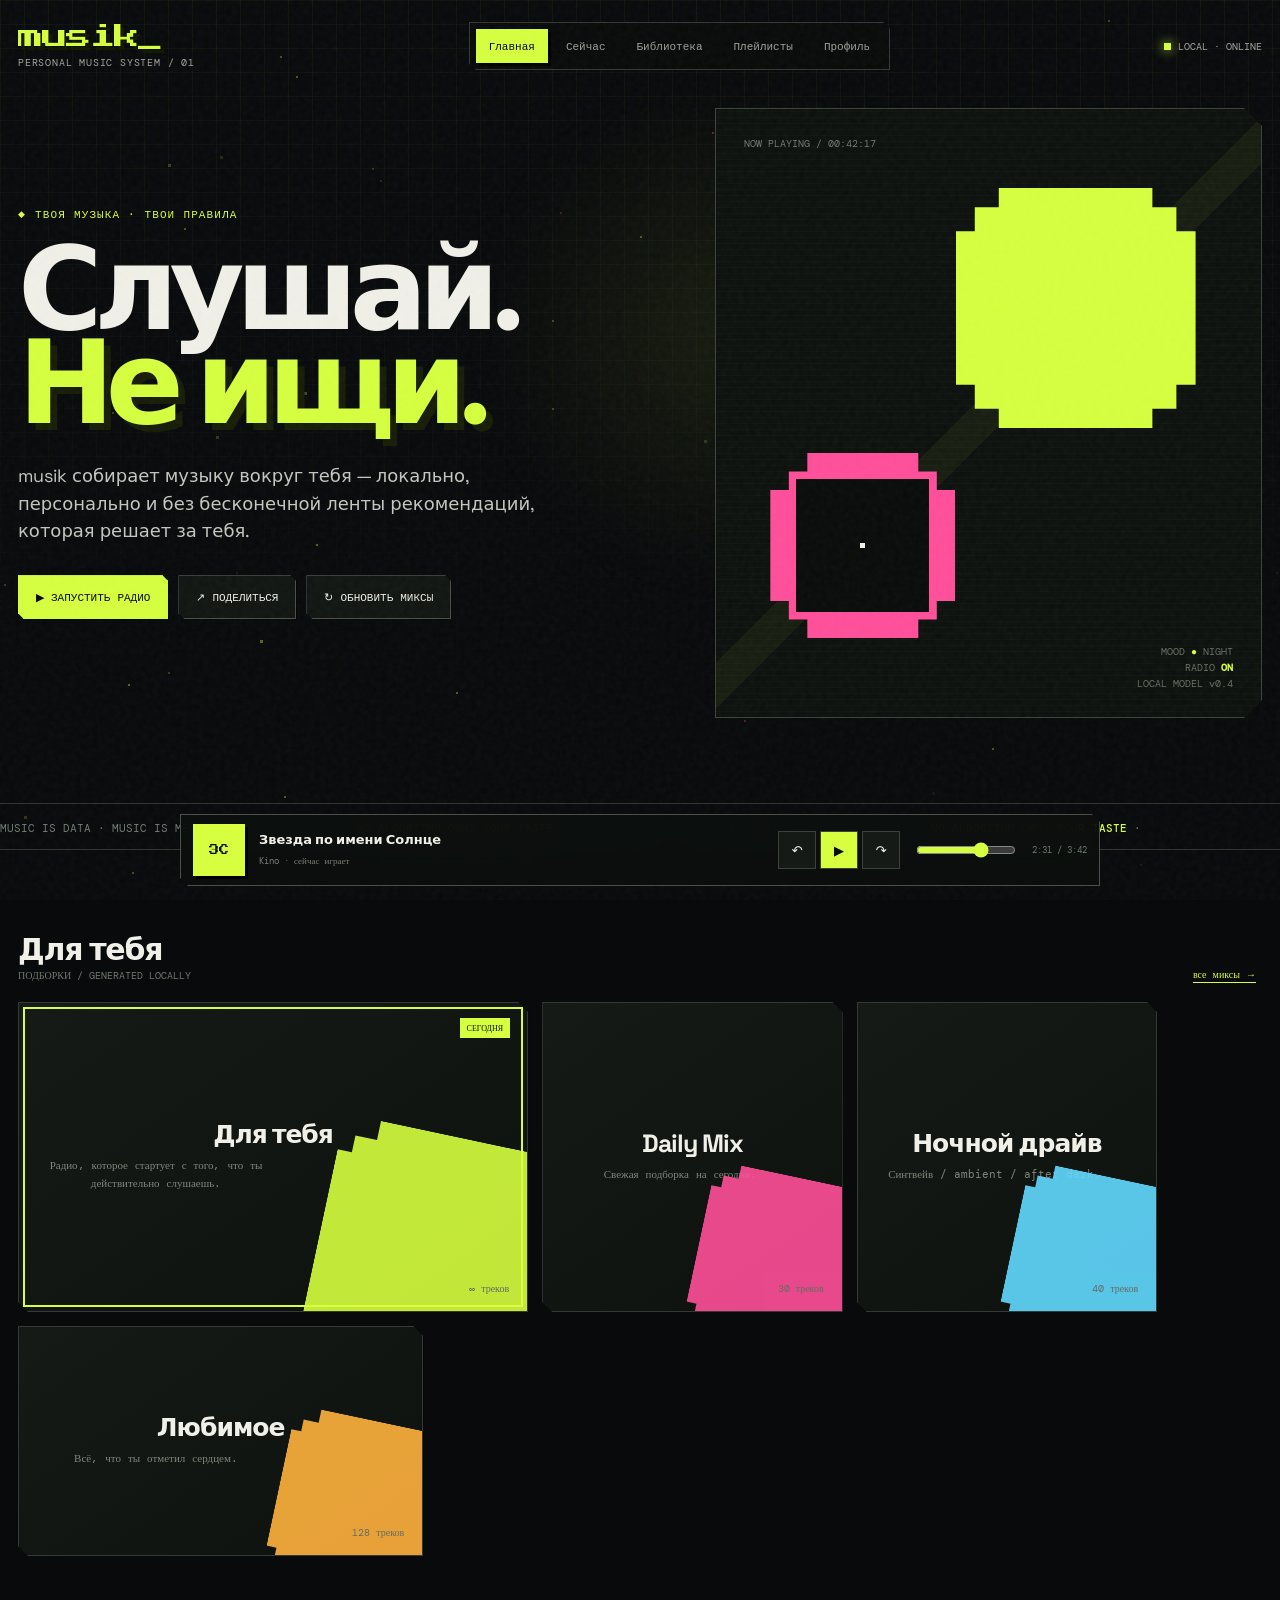
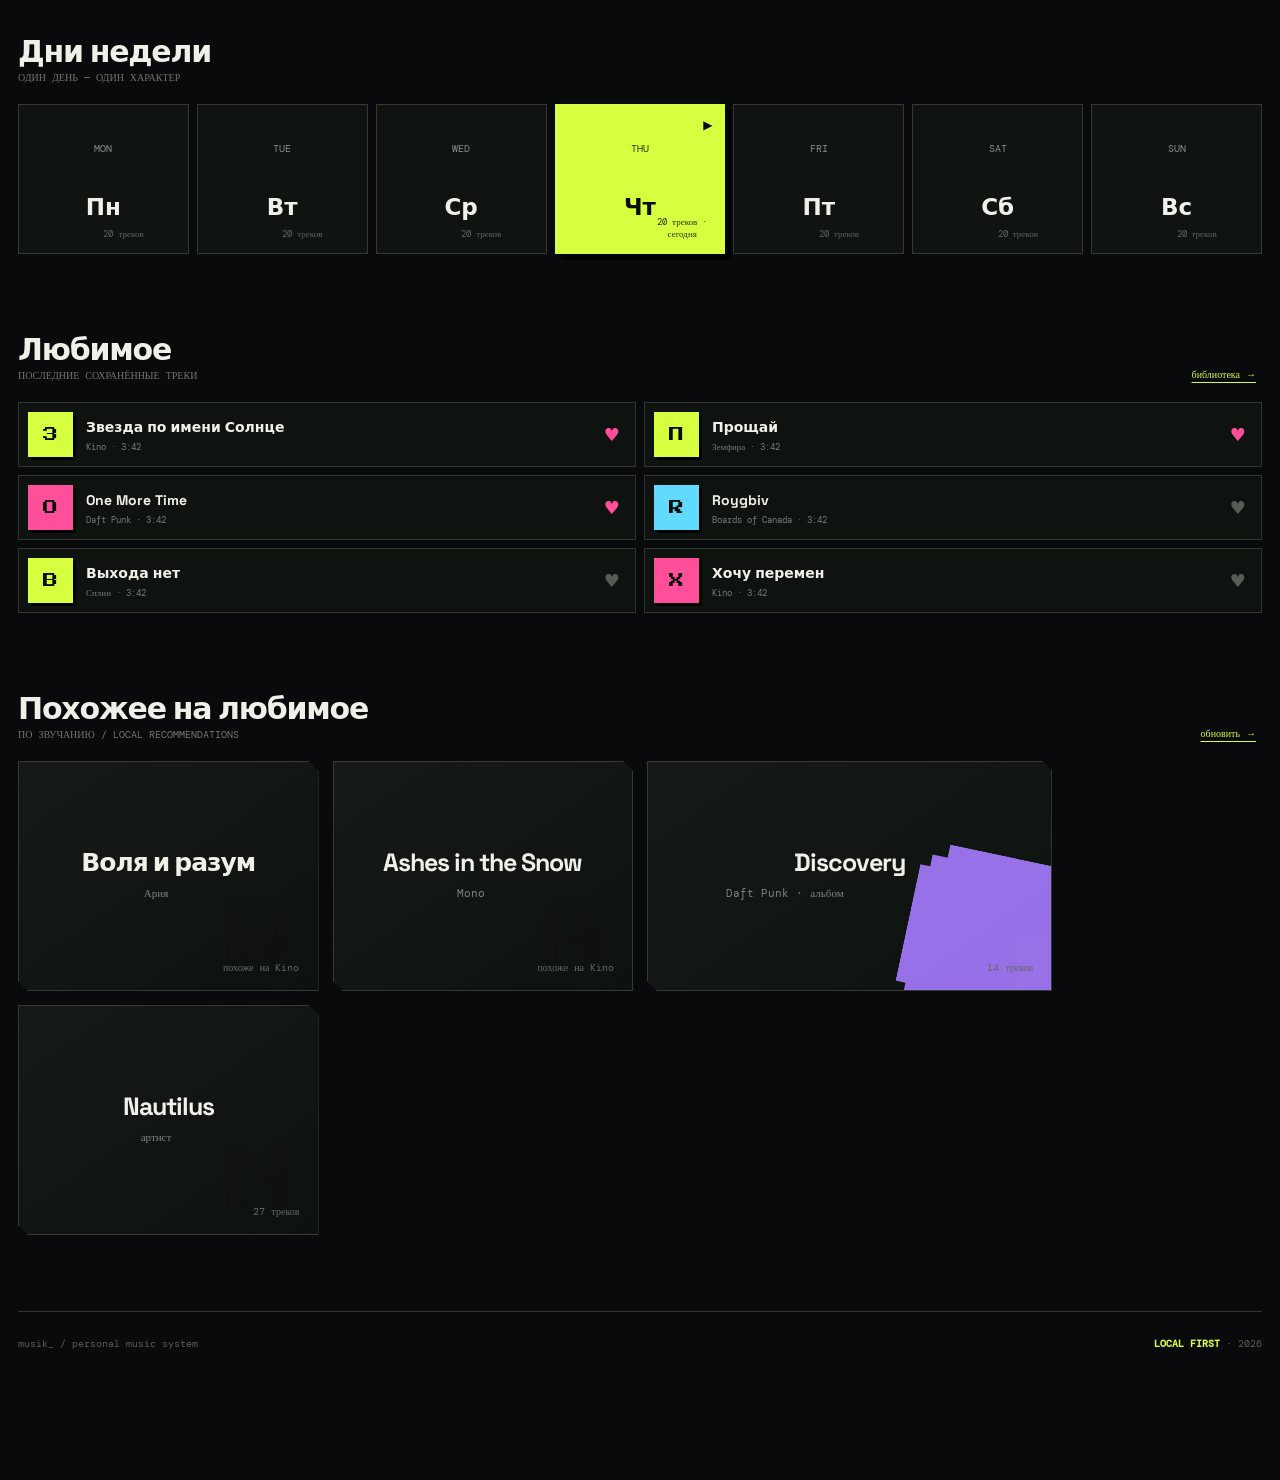
<file: musik_omarchy.html>
<!doctype html>
<html lang="ru">
<head>
<meta charset="utf-8">
<meta name="viewport" content="width=device-width,initial-scale=1,viewport-fit=cover">
<meta name="theme-color" content="#080a0c">
<title>musik — твоя музыка</title>
<style>
@import url('https://fonts.googleapis.com/css2?family=DM+Mono:wght@400;500&family=Press+Start+2P&family=Space+Grotesk:wght@400;500;600;700&display=swap');
:root{--bg:#080a0c;--paper:#f0f0e8;--muted:#a2a69f;--line:#30352f;--panel:#111512;--panel2:#171b18;--acid:#d6ff3f;--pink:#ff4f9a;--blue:#62d9ff;--orange:#ffb23e;--purple:#a77cff;--shadow:#030404;--grid:rgba(214,255,63,.055)}
*{box-sizing:border-box}html{scroll-behavior:smooth}body{margin:0;background:var(--bg);color:var(--paper);font-family:'Space Grotesk',system-ui,sans-serif;overflow-x:hidden}button{font:inherit;color:inherit}button,a{cursor:pointer}.noise{position:fixed;inset:0;pointer-events:none;z-index:20;opacity:.07;background-image:url("data:image/svg+xml,%3Csvg viewBox='0 0 180 180' xmlns='http://www.w3.org/2000/svg'%3E%3Cfilter id='n'%3E%3CfeTurbulence type='fractalNoise' baseFrequency='.9' numOctaves='4' stitchTiles='stitch'/%3E%3C/filter%3E%3Crect width='100%25' height='100%25' filter='url(%23n)' opacity='.55'/%3E%3C/svg%3E")}.grid{position:fixed;inset:0;pointer-events:none;background-image:linear-gradient(var(--grid) 1px,transparent 1px),linear-gradient(90deg,var(--grid) 1px,transparent 1px);background-size:24px 24px;mask-image:linear-gradient(to bottom,rgba(0,0,0,.8),transparent 85%);z-index:-2}.glow{position:fixed;width:45vw;height:45vw;left:35%;top:5%;border-radius:50%;background:radial-gradient(circle,rgba(214,255,63,.08),transparent 65%);filter:blur(20px);pointer-events:none;z-index:-3;transition:transform 1s}.bg-canvas{position:fixed;inset:0;width:100%;height:100%;z-index:-1;opacity:.72}
.shell{width:min(1420px,calc(100% - 36px));margin:auto;padding:22px 0 130px}.top{display:flex;align-items:center;justify-content:space-between;gap:24px;position:sticky;top:14px;z-index:15;margin-bottom:38px}.brand{font-family:'Press Start 2P',monospace;font-size:clamp(18px,2vw,27px);letter-spacing:-2px;color:var(--acid);text-shadow:4px 4px 0 #121700}.brand-sub{font:10px 'DM Mono',monospace;color:var(--muted);margin-top:7px;letter-spacing:.08em}.nav{display:flex;gap:5px;padding:6px;background:rgba(10,12,11,.78);border:1px solid #333932;box-shadow:5px 5px 0 rgba(0,0,0,.5);backdrop-filter:blur(14px);clip-path:polygon(0 0,calc(100% - 7px) 0,100% 7px,100% 100%,7px 100%,0 calc(100% - 7px))}.nav button{border:0;background:transparent;padding:10px 13px;font:11px 'DM Mono',monospace;color:#9ca29a}.nav button:hover,.nav button.active{background:var(--acid);color:#090b08;box-shadow:3px 3px 0 #000}.status{font:10px 'DM Mono',monospace;color:var(--muted);white-space:nowrap}.status i{display:inline-block;width:7px;height:7px;background:var(--acid);margin-right:7px;box-shadow:0 0 12px var(--acid)}
.hero{min-height:610px;display:grid;grid-template-columns:1.1fr .9fr;gap:28px;align-items:stretch;margin-bottom:85px}.hero-copy{display:flex;flex-direction:column;justify-content:center;padding:35px 0}.kicker{display:inline-flex;align-items:center;gap:9px;color:var(--acid);font:11px 'DM Mono',monospace;text-transform:uppercase;letter-spacing:.1em;margin-bottom:22px}.kicker:before{content:'◆';font-size:9px}.hero h1{font-size:clamp(60px,9vw,132px);line-height:.82;letter-spacing:-.075em;margin:0 0 30px;max-width:800px}.hero h1 span{color:var(--acid);display:block;text-shadow:7px 7px 0 #171d08}.hero p{max-width:570px;font-size:18px;line-height:1.55;color:#c2c7bf;margin:0 0 30px}.actions{display:flex;gap:10px;flex-wrap:wrap}.btn{border:1px solid #4a5148;background:#121612;padding:14px 17px;font:11px 'DM Mono',monospace;box-shadow:5px 5px 0 #000;transition:.16s;clip-path:polygon(0 0,calc(100% - 6px) 0,100% 6px,100% 100%,6px 100%,0 calc(100% - 6px))}.btn:hover{transform:translate(2px,2px);box-shadow:3px 3px 0 #000}.btn.primary{background:var(--acid);border-color:var(--acid);color:#080a08}.hero-art{position:relative;min-height:540px;border:1px solid #3c443b;background:#0d110e;overflow:hidden;box-shadow:10px 10px 0 #000;clip-path:polygon(0 0,calc(100% - 18px) 0,100% 18px,100% calc(100% - 18px),calc(100% - 18px) 100%,0 100%)}.hero-art:before{content:'';position:absolute;inset:0;background:repeating-linear-gradient(0deg,transparent 0 5px,rgba(255,255,255,.035) 6px),linear-gradient(135deg,transparent 0 48%,rgba(214,255,63,.05) 48% 52%,transparent 52%)}.pixel-sun{position:absolute;width:240px;height:240px;right:12%;top:13%;background:var(--acid);box-shadow:12px 12px 0 #111,24px 24px 0 rgba(214,255,63,.15);clip-path:polygon(18% 0,82% 0,82% 8%,92% 8%,92% 18%,100% 18%,100% 82%,92% 82%,92% 92%,82% 92%,82% 100%,18% 100%,18% 92%,8% 92%,8% 82%,0 82%,0 18%,8% 18%,8% 8%,18% 8%);animation:float 5s ease-in-out infinite}.pixel-disc{position:absolute;width:185px;height:185px;left:10%;bottom:13%;border:26px solid var(--pink);background:#0a0c0b;box-shadow:10px 10px 0 #000;clip-path:polygon(20% 0,80% 0,80% 10%,90% 10%,90% 20%,100% 20%,100% 80%,90% 80%,90% 90%,80% 90%,80% 100%,20% 100%,20% 90%,10% 90%,10% 80%,0 80%,0 20%,10% 20%,10% 10%,20% 10%);animation:spin 14s linear infinite}.pixel-disc:after{content:'';position:absolute;inset:48%;background:var(--paper)}.art-label{position:absolute;left:28px;top:28px;font:10px 'DM Mono';color:#727a70}.art-code{position:absolute;right:28px;bottom:25px;font:10px/1.6 'DM Mono';color:#687066;text-align:right}.art-code b{color:var(--acid)}@keyframes float{50%{transform:translateY(-16px) rotate(3deg)}}@keyframes spin{to{transform:rotate(360deg)}}
.marquee{border-top:1px solid var(--line);border-bottom:1px solid var(--line);overflow:hidden;padding:12px 0;margin:0 -18px 80px;white-space:nowrap}.marquee-track{display:inline-block;font:11px 'DM Mono';color:#737b71;animation:marquee 25s linear infinite}.marquee b{color:var(--acid);font-weight:500}@keyframes marquee{to{transform:translateX(-50%)}}
.section{margin-bottom:76px}.section-head{display:flex;align-items:end;justify-content:space-between;gap:20px;margin-bottom:20px}.section-head h2{font-size:30px;letter-spacing:-.04em;margin:0}.section-head p{margin:0;color:#70786e;font:10px 'DM Mono';text-transform:uppercase}.link{background:none;border:0;color:var(--acid);font:10px 'DM Mono';text-decoration:underline;text-underline-offset:4px}.bento{display:grid;grid-template-columns:repeat(12,1fr);gap:14px}.tile{position:relative;min-height:230px;border:1px solid #343b34;background:linear-gradient(145deg,#151a16,#0e120f);padding:22px;overflow:hidden;box-shadow:6px 6px 0 #000;clip-path:polygon(0 0,calc(100% - 10px) 0,100% 10px,100% 100%,10px 100%,0 calc(100% - 10px));transition:.2s}.tile:hover{transform:translate(-2px,-3px);border-color:#596454}.tile.big{grid-column:span 5;min-height:310px}.tile.medium{grid-column:span 3}.tile.wide{grid-column:span 4}.tile h3{font-size:25px;line-height:1;margin:0 0 10px;letter-spacing:-.04em}.tile p{font:11px/1.55 'DM Mono';color:#7e877c;max-width:230px;margin:0}.tile .count{position:absolute;right:18px;bottom:16px;font:10px 'DM Mono';color:#646c62}.cover{position:absolute;right:-25px;bottom:-35px;width:170px;height:170px;background:var(--acid);opacity:.9;transform:rotate(12deg);box-shadow:10px 10px 0 rgba(0,0,0,.6);clip-path:polygon(15% 0,85% 0,85% 8%,94% 8%,94% 15%,100% 15%,100% 85%,94% 85%,94% 94%,85% 94%,85% 100%,15% 100%,15% 94%,6% 94%,6% 85%,0 85%,0 15%,6% 15%,6% 8%,15% 8%)}.cover.pink{background:var(--pink)}.cover.blue{background:var(--blue)}.cover.orange{background:var(--orange)}.cover.purple{background:var(--purple)}.tile.big .cover{width:245px;height:245px;right:-35px;bottom:-70px}.letter{position:absolute;right:22px;bottom:18px;font:70px 'Press Start 2P';color:#0b0d0b;opacity:.18}.today{outline:2px solid var(--acid);outline-offset:-7px}.today:before{content:'СЕГОДНЯ';position:absolute;right:17px;top:15px;color:#090b08;background:var(--acid);padding:5px 7px;font:8px 'DM Mono';z-index:2}
.track-list{display:grid;grid-template-columns:1fr 1fr;gap:8px}.track{display:grid;grid-template-columns:45px 1fr auto;align-items:center;gap:13px;border:1px solid #303630;background:#0f130f;padding:9px;min-width:0;transition:.15s}.track:hover{background:#171d17;transform:translateX(3px)}.track-art{width:45px;height:45px;background:var(--acid);color:#090b08;display:grid;place-items:center;font:15px 'Press Start 2P';box-shadow:3px 3px 0 #000}.track:nth-child(3n) .track-art{background:var(--pink)}.track:nth-child(4n) .track-art{background:var(--blue)}.track strong{font-size:14px;white-space:nowrap;overflow:hidden;text-overflow:ellipsis}.track span{display:block;font:9px 'DM Mono';color:#747d73;margin-top:4px}.heart{border:0;background:transparent;color:#555d55;font-size:18px}.heart.on{color:var(--pink)}
.days{display:grid;grid-template-columns:repeat(7,1fr);gap:8px}.day{border:1px solid #343a33;background:#101410;min-height:150px;padding:14px;position:relative;overflow:hidden}.day b{font:10px 'DM Mono';color:#8a9188}.day strong{display:block;font-size:23px;margin-top:35px}.day small{position:absolute;bottom:13px;color:#5d665c;font:9px 'DM Mono'}.day.active{background:var(--acid);color:#0a0c09;border-color:var(--acid);box-shadow:6px 6px 0 #000}.day.active b,.day.active small{color:#263006}.day.active:after{content:'▶';position:absolute;right:12px;top:12px;font-size:12px}
.player{position:fixed;left:50%;bottom:14px;transform:translateX(-50%);width:min(920px,calc(100% - 28px));z-index:30;background:rgba(12,15,13,.94);border:1px solid #4a5148;box-shadow:8px 8px 0 #000;display:grid;grid-template-columns:52px 1fr auto auto auto;align-items:center;gap:14px;padding:9px 12px;backdrop-filter:blur(18px);clip-path:polygon(0 0,calc(100% - 8px) 0,100% 8px,100% 100%,8px 100%,0 calc(100% - 8px))}.player-art{width:52px;height:52px;background:var(--acid);color:#0b0d09;display:grid;place-items:center;font:10px 'Press Start 2P';box-shadow:3px 3px 0 #000}.player-info strong{display:block;font-size:13px}.player-info span{font:9px 'DM Mono';color:#788078}.controls{display:flex;gap:4px}.icon{width:38px;height:38px;border:1px solid #3b423b;background:#151a16;display:grid;place-items:center;font-size:13px}.icon:hover,.icon.play{background:var(--acid);color:#080a08}.range{width:100px;accent-color:var(--acid)}.time{font:9px 'DM Mono';color:#717970}
.footer{border-top:1px solid var(--line);padding-top:25px;display:flex;justify-content:space-between;color:#555e55;font:10px 'DM Mono'}.footer b{color:var(--acid)}
.toast{position:fixed;left:50%;top:50%;transform:translate(-50%,-50%) scale(.9);background:var(--acid);color:#080a08;border:3px solid #080a08;box-shadow:8px 8px 0 #000;padding:15px 18px;font:11px 'DM Mono';z-index:50;opacity:0;pointer-events:none;transition:.16s}.toast.show{opacity:1;transform:translate(-50%,-50%) scale(1)}
@media(max-width:1000px){.hero{grid-template-columns:1fr}.hero-art{min-height:420px}.tile.big{grid-column:span 6}.tile.medium,.tile.wide{grid-column:span 3}.days{grid-template-columns:repeat(4,1fr)}.nav{overflow:auto;max-width:70vw}.status{display:none}}
@media(max-width:700px){.shell{width:min(100% - 22px,1420px)}.top{position:relative;top:auto;align-items:flex-start}.nav{position:absolute;top:55px;left:0;right:0;max-width:none}.nav button{padding:9px 10px}.hero{margin-top:70px;min-height:auto}.hero h1{font-size:58px}.hero p{font-size:15px}.hero-art{min-height:350px}.pixel-sun{width:150px;height:150px}.pixel-disc{width:125px;height:125px;border-width:18px}.bento{grid-template-columns:1fr 1fr}.tile.big,.tile.medium,.tile.wide{grid-column:span 1;min-height:210px}.tile.big{grid-column:span 2}.track-list{grid-template-columns:1fr}.days{grid-template-columns:repeat(2,1fr)}.player{grid-template-columns:42px 1fr auto;gap:9px}.player-art{width:42px;height:42px}.range,.time{display:none}.player .controls .icon:nth-child(1),.player .controls .icon:nth-child(3){display:none}.footer{padding-bottom:20px}}
@media(max-width:430px){.brand{font-size:16px}.hero h1{font-size:48px}.actions .btn{width:100%}.hero-art{min-height:300px}.section-head h2{font-size:24px}.bento{display:block}.tile{margin-bottom:10px}.days{gap:6px}.day{min-height:125px}.day strong{font-size:18px}.player-info strong{font-size:11px}}
</style>
</head>
<body>
<canvas class="bg-canvas" id="canvas"></canvas><div class="grid"></div><div class="glow" id="glow"></div><div class="noise"></div>
<div class="shell">
<header class="top">
  <div><div class="brand">musik_</div><div class="brand-sub">PERSONAL MUSIC SYSTEM / 01</div></div>
  <nav class="nav"><button class="active">Главная</button><button>Сейчас</button><button>Библиотека</button><button>Плейлисты</button><button>Профиль</button></nav>
  <div class="status"><i></i>LOCAL · ONLINE</div>
</header>
<main>
<section class="hero">
  <div class="hero-copy"><div class="kicker">твоя музыка · твои правила</div><h1>Слушай.<span>Не ищи.</span></h1><p>musik собирает музыку вокруг тебя — локально, персонально и без бесконечной ленты рекомендаций, которая решает за тебя.</p><div class="actions"><button class="btn primary" id="radio">▶ ЗАПУСТИТЬ РАДИО</button><button class="btn" id="share">↗ ПОДЕЛИТЬСЯ</button><button class="btn" id="refresh">↻ ОБНОВИТЬ МИКСЫ</button></div></div>
  <div class="hero-art"><div class="art-label">NOW PLAYING / 00:42:17</div><div class="pixel-sun"></div><div class="pixel-disc"></div><div class="art-code">MOOD <b>●</b> NIGHT<br>RADIO <b>ON</b><br>LOCAL MODEL v0.4</div></div>
</section>
<div class="marquee"><div class="marquee-track">MUSIC IS DATA · MUSIC IS MEMORY · MUSIC IS YOURS · <b>NO ALGORITHM OWNS YOUR TASTE</b> · MUSIC IS DATA · MUSIC IS MEMORY · MUSIC IS YOURS · <b>NO ALGORITHM OWNS YOUR TASTE</b> · </div></div>
<section class="section"><div class="section-head"><div><h2>Для тебя</h2><p>подборки / generated locally</p></div><button class="link">все миксы →</button></div>
<div class="bento">
 <button class="tile big today" onclick="play('Для тебя')"><h3>Для тебя</h3><p>Радио, которое стартует с того, что ты действительно слушаешь.</p><div class="cover"></div><span class="count">∞ треков</span></button>
 <button class="tile medium" onclick="play('Daily Mix')"><h3>Daily Mix</h3><p>Свежая подборка на сегодня.</p><div class="cover pink"></div><span class="count">30 треков</span></button>
 <button class="tile medium" onclick="play('Ночной драйв')"><h3>Ночной драйв</h3><p>Синтвейв / ambient / after dark.</p><div class="cover blue"></div><span class="count">40 треков</span></button>
 <button class="tile wide" onclick="play('Любимое')"><h3>Любимое</h3><p>Всё, что ты отметил сердцем.</p><div class="cover orange"></div><span class="count">128 треков</span></button>
</div></section>
<section class="section"><div class="section-head"><div><h2>Дни недели</h2><p>один день — один характер</p></div></div><div class="days">
 <button class="day"><b>MON</b><strong>Пн</strong><small>20 треков</small></button><button class="day"><b>TUE</b><strong>Вт</strong><small>20 треков</small></button><button class="day"><b>WED</b><strong>Ср</strong><small>20 треков</small></button><button class="day active"><b>THU</b><strong>Чт</strong><small>20 треков · сегодня</small></button><button class="day"><b>FRI</b><strong>Пт</strong><small>20 треков</small></button><button class="day"><b>SAT</b><strong>Сб</strong><small>20 треков</small></button><button class="day"><b>SUN</b><strong>Вс</strong><small>20 треков</small></button>
</div></section>
<section class="section"><div class="section-head"><div><h2>Любимое</h2><p>последние сохранённые треки</p></div><button class="link">библиотека →</button></div><div class="track-list">
<div class="track"><div class="track-art">З</div><div><strong>Звезда по имени Солнце</strong><span>Kino · 3:42</span></div><button class="heart on">♥</button></div><div class="track"><div class="track-art">П</div><div><strong>Прощай</strong><span>Земфира · 3:42</span></div><button class="heart on">♥</button></div><div class="track"><div class="track-art">O</div><div><strong>One More Time</strong><span>Daft Punk · 3:42</span></div><button class="heart on">♥</button></div><div class="track"><div class="track-art">R</div><div><strong>Roygbiv</strong><span>Boards of Canada · 3:42</span></div><button class="heart">♥</button></div><div class="track"><div class="track-art">В</div><div><strong>Выхода нет</strong><span>Сплин · 3:42</span></div><button class="heart">♥</button></div><div class="track"><div class="track-art">Х</div><div><strong>Хочу перемен</strong><span>Kino · 3:42</span></div><button class="heart">♥</button></div>
</div></section>
<section class="section"><div class="section-head"><div><h2>Похожее на любимое</h2><p>по звучанию / local recommendations</p></div><button class="link">обновить →</button></div><div class="bento">
<button class="tile medium" onclick="play('Воля и разум')"><div class="letter">В</div><h3>Воля и разум</h3><p>Ария</p><span class="count">похоже на Kino</span></button>
<button class="tile medium" onclick="play('Ashes in the Snow')"><div class="letter">A</div><h3>Ashes in the Snow</h3><p>Mono</p><span class="count">похоже на Kino</span></button>
<button class="tile wide" onclick="play('Discovery')"><div class="cover purple"></div><h3>Discovery</h3><p>Daft Punk · альбом</p><span class="count">14 треков</span></button>
<button class="tile medium" onclick="play('Nautilus')"><div class="letter">N</div><h3>Nautilus</h3><p>артист</p><span class="count">27 треков</span></button>
</div></section>
</main>
<footer class="footer"><span>musik_ / personal music system</span><span><b>LOCAL FIRST</b> · 2026</span></footer>
</div>
<div class="player"><div class="player-art">ЗС</div><div class="player-info"><strong id="song">Звезда по имени Солнце</strong><span id="artist">Kino · сейчас играет</span></div><div class="controls"><button class="icon">↶</button><button class="icon play" id="play">▶</button><button class="icon">↷</button></div><input class="range" type="range" min="0" max="100" value="68"><span class="time">2:31 / 3:42</span></div>
<div class="toast" id="toast"></div>
<script>
const toast=document.getElementById('toast'),song=document.getElementById('song'),artist=document.getElementById('artist');let timer;
function say(t){toast.textContent=t;toast.classList.add('show');clearTimeout(timer);timer=setTimeout(()=>toast.classList.remove('show'),1300)}
function play(name){song.textContent=name;artist.textContent='musik radio · сейчас играет';document.getElementById('play').textContent='Ⅱ';say('▶ '+name)}
document.querySelectorAll('.heart').forEach(x=>x.onclick=e=>{e.stopPropagation();x.classList.toggle('on');say(x.classList.contains('on')?'♥ Добавлено в любимое':'♡ Убрано из любимого')});
document.getElementById('play').onclick=()=>{let p=document.getElementById('play');p.textContent=p.textContent==='▶'?'Ⅱ':'▶';say(p.textContent==='Ⅱ'?'Воспроизведение':'Пауза')};
['radio','share','refresh'].forEach(id=>document.getElementById(id).onclick=()=>say(document.getElementById(id).textContent.trim()));
document.querySelectorAll('.nav button').forEach(b=>b.onclick=()=>{document.querySelectorAll('.nav button').forEach(x=>x.classList.remove('active'));b.classList.add('active');say(b.textContent+' · интерфейс в разработке')});
const c=document.getElementById('canvas'),ctx=c.getContext('2d');let W,H,dots=[];function resize(){W=c.width=innerWidth;H=c.height=innerHeight;dots=Array.from({length:Math.min(95,Math.floor(W*H/18000))},()=>({x:Math.random()*W,y:Math.random()*H,vx:(Math.random()-.5)*.18,vy:(Math.random()-.5)*.18,s:Math.random()<.7?2:3,a:Math.random()*.45+.08}))}function frame(){ctx.clearRect(0,0,W,H);for(const d of dots){d.x+=d.vx;d.y+=d.vy;if(d.x<0||d.x>W)d.vx*=-1;if(d.y<0||d.y>H)d.vy*=-1;ctx.globalAlpha=d.a;ctx.fillStyle=Math.random()<.12?'#ff4f9a':'#d6ff3f';ctx.fillRect(Math.round(d.x/4)*4,Math.round(d.y/4)*4,d.s,d.s)}requestAnimationFrame(frame)}resize();addEventListener('resize',resize);frame();
addEventListener('pointermove',e=>{const x=(e.clientX/innerWidth-.5),y=(e.clientY/innerHeight-.5);document.getElementById('glow').style.transform=`translate(${x*35}px,${y*25}px)`});
</script>
</body></html>
</file>
